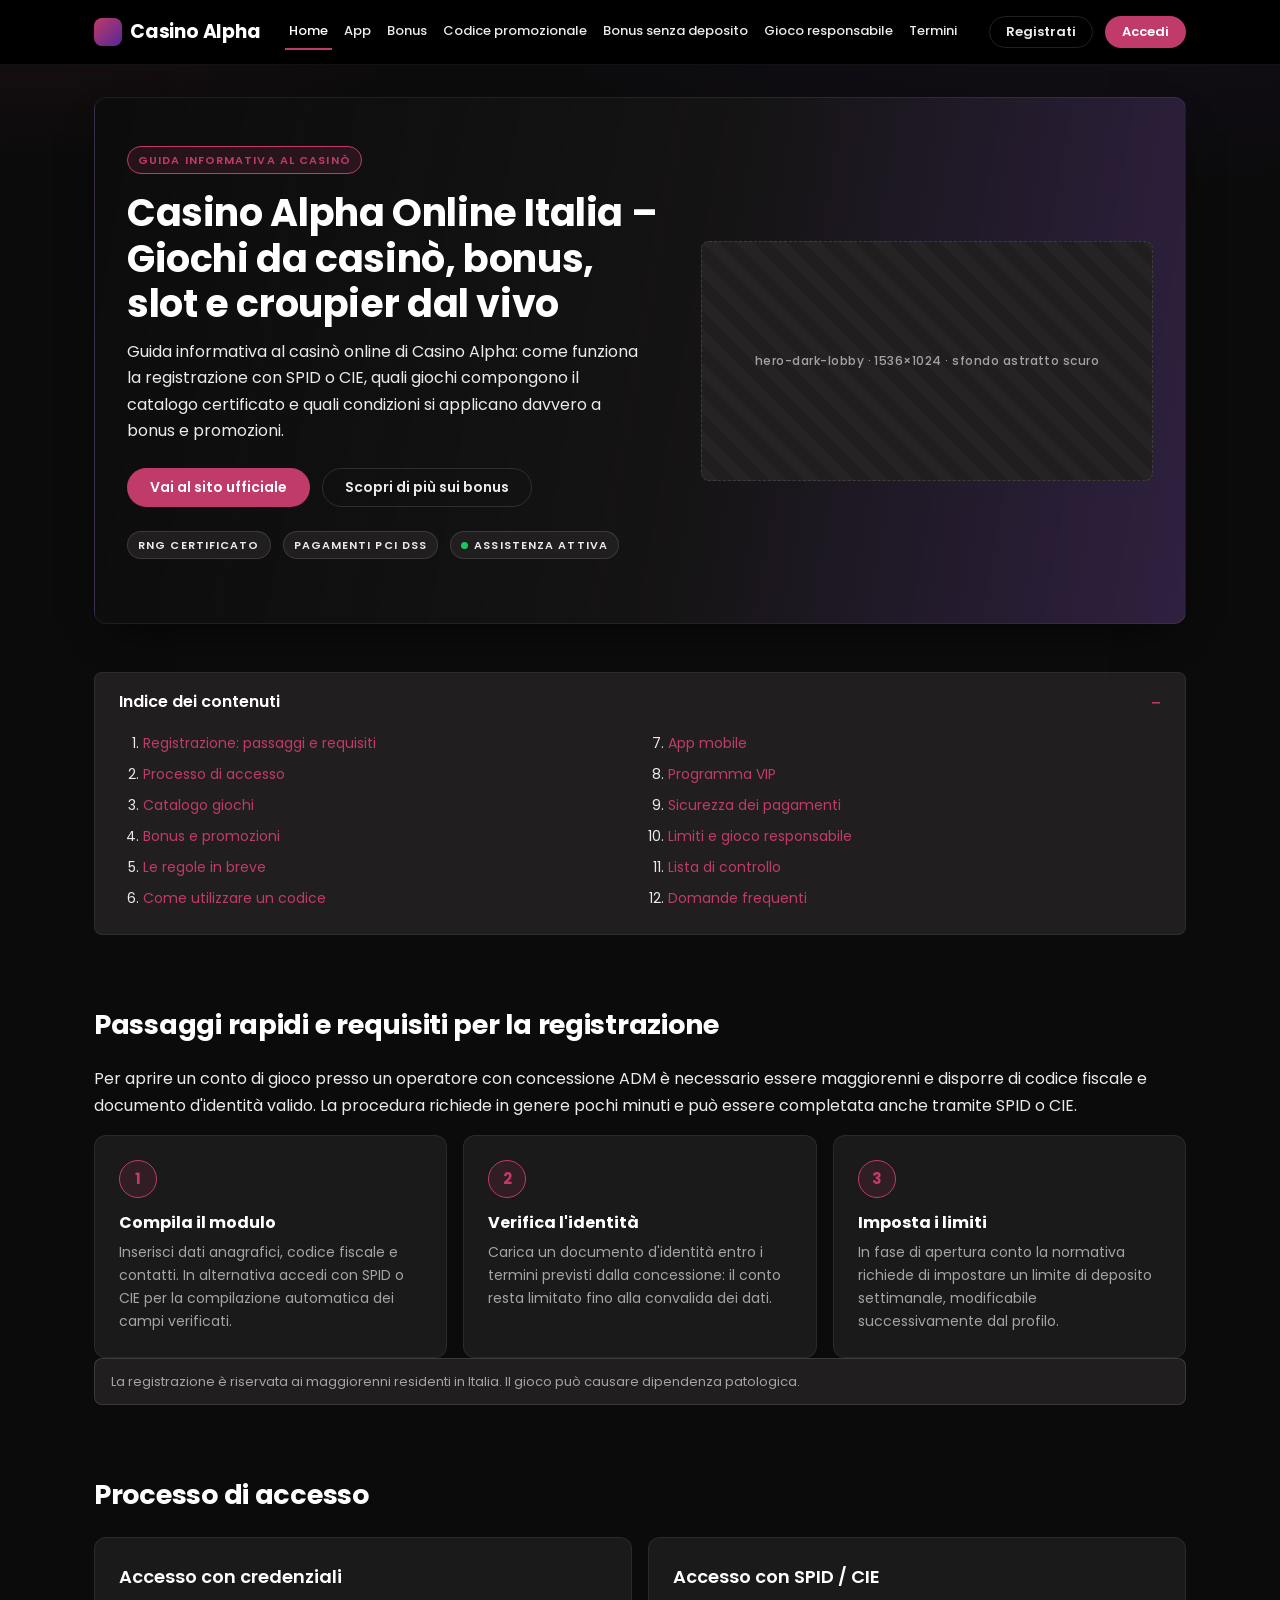
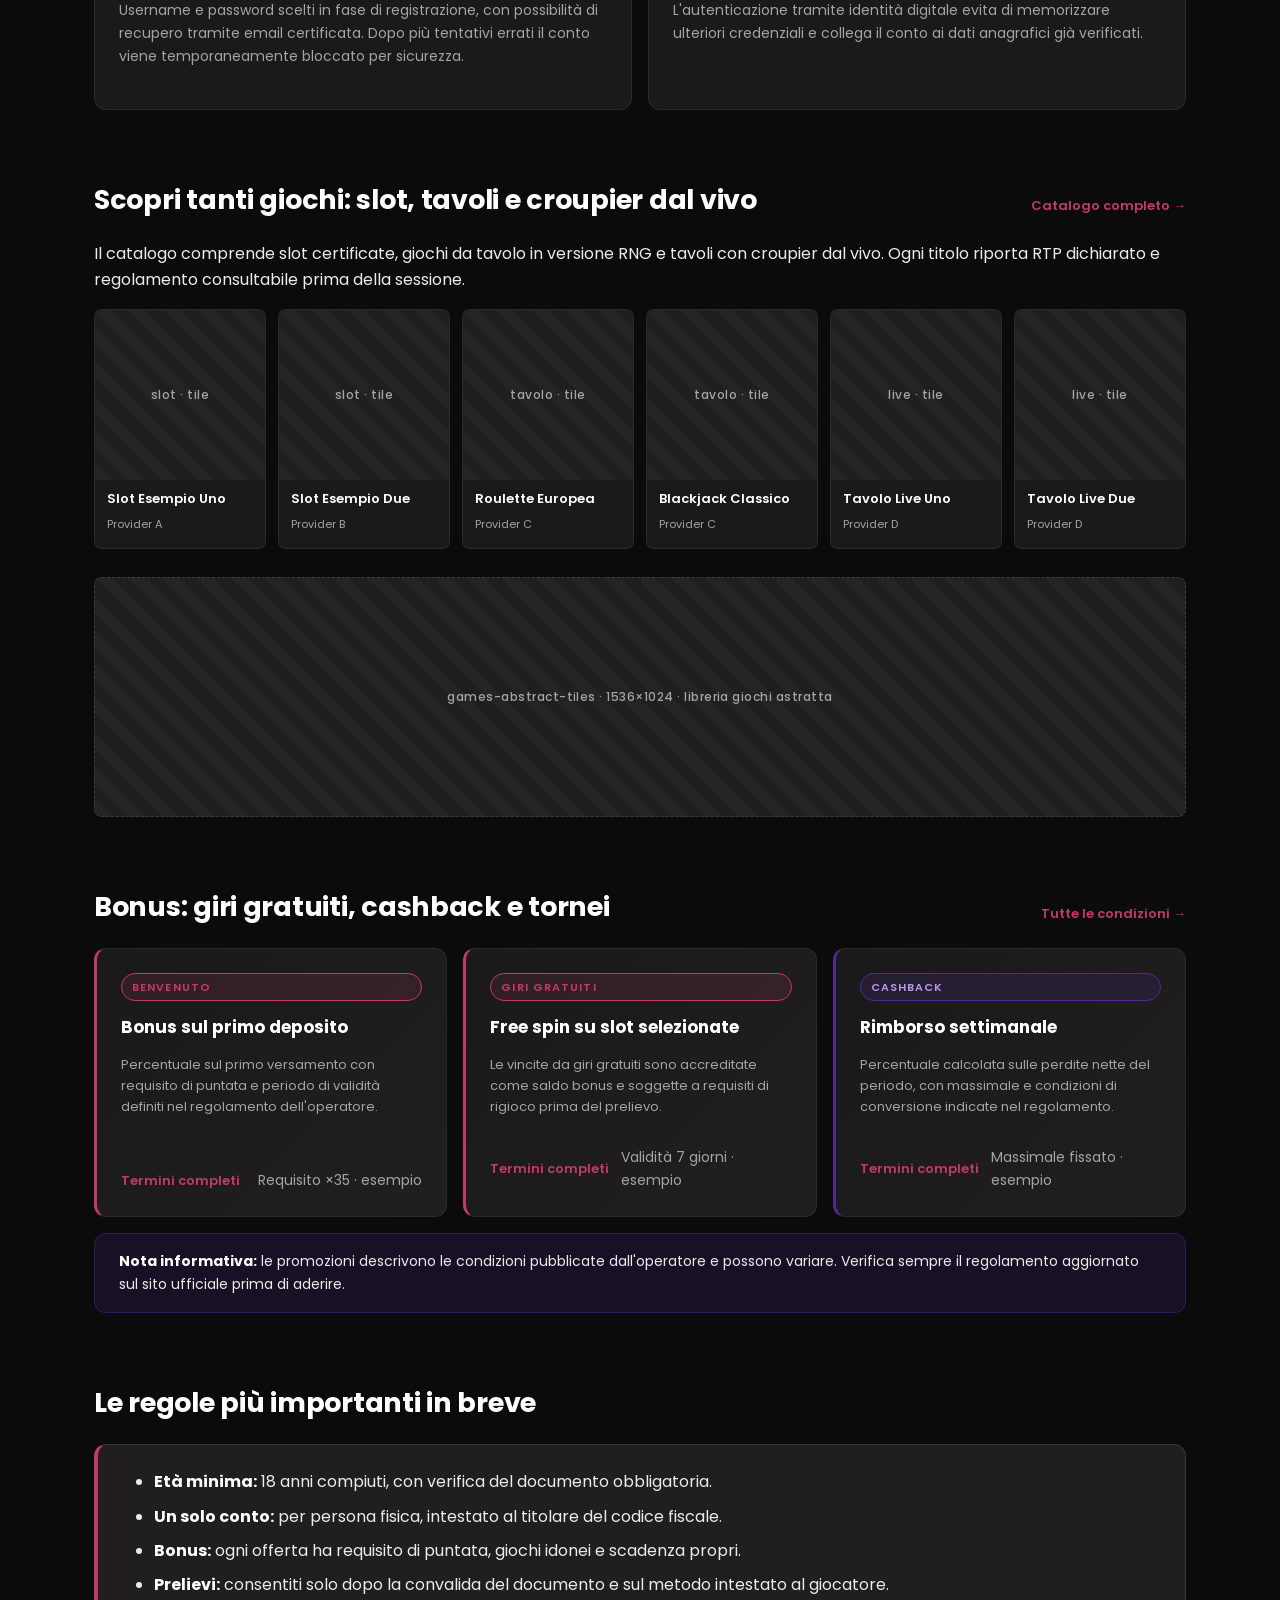
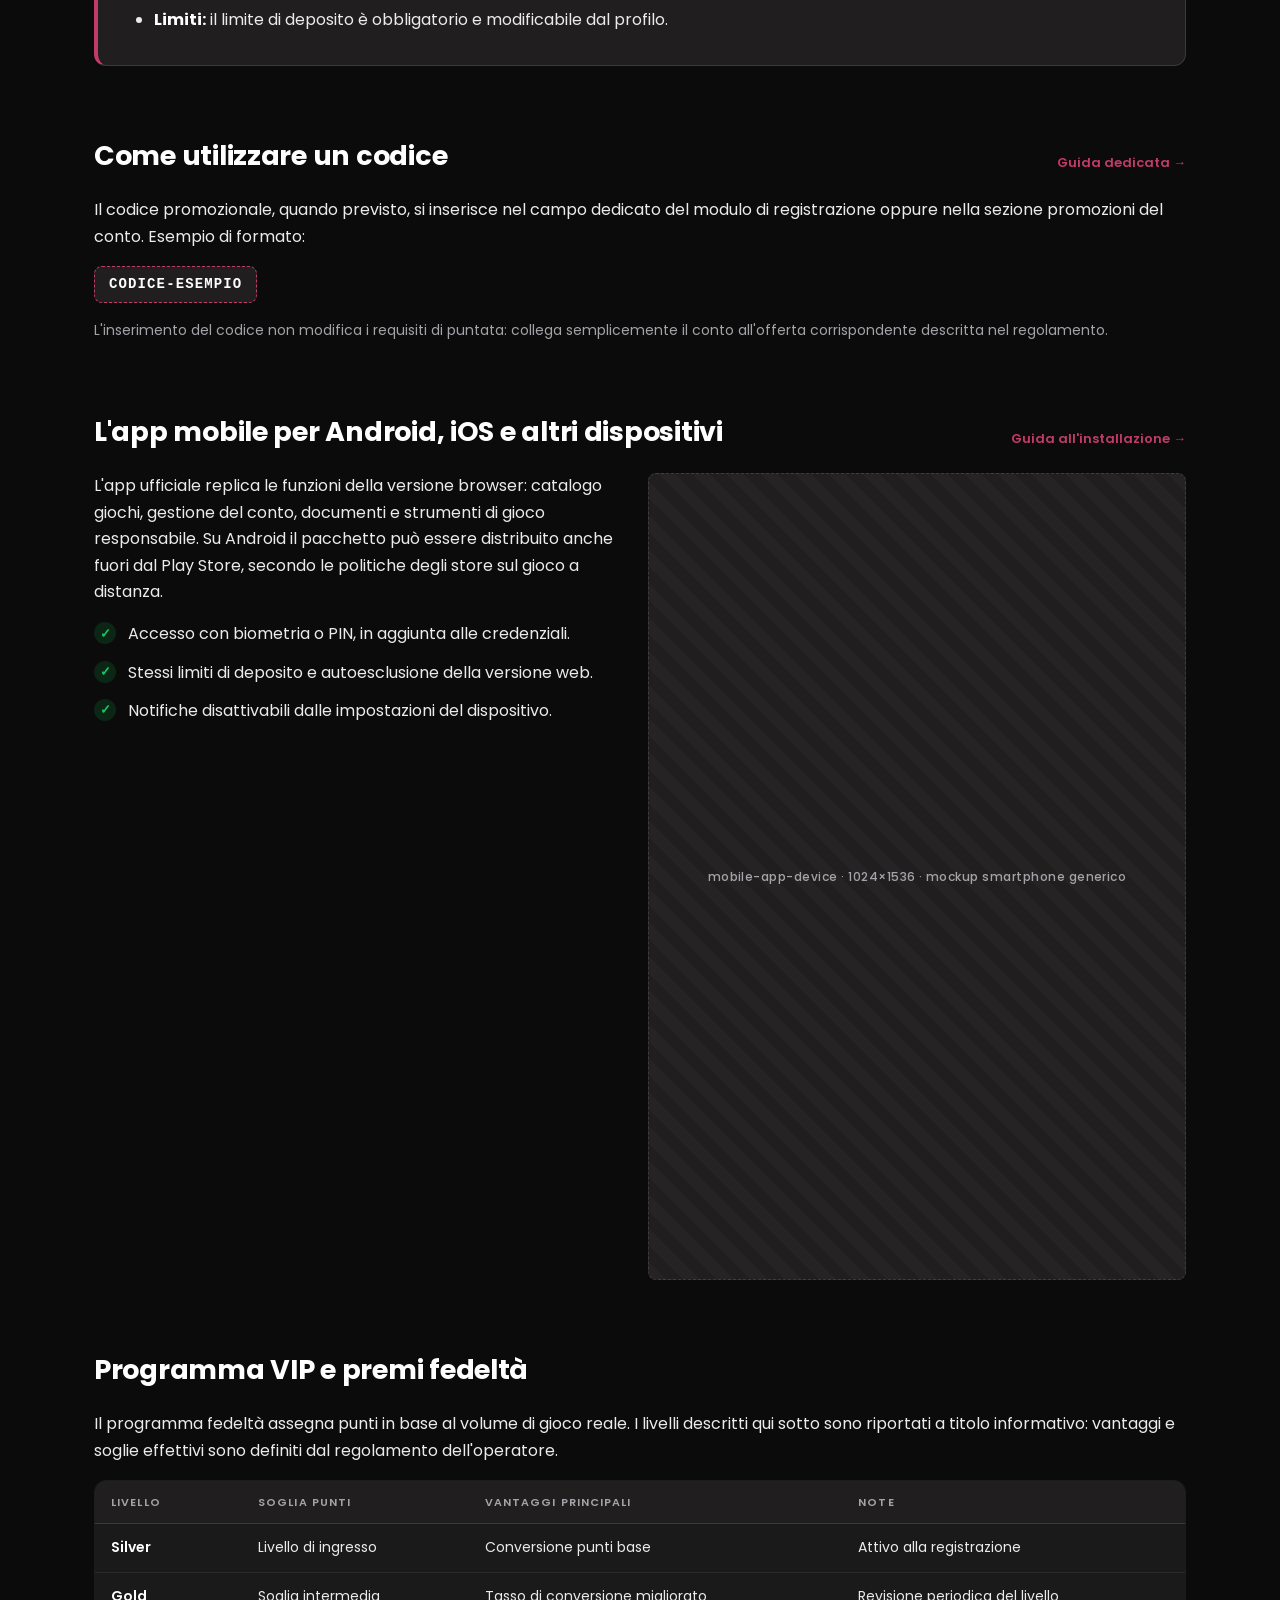
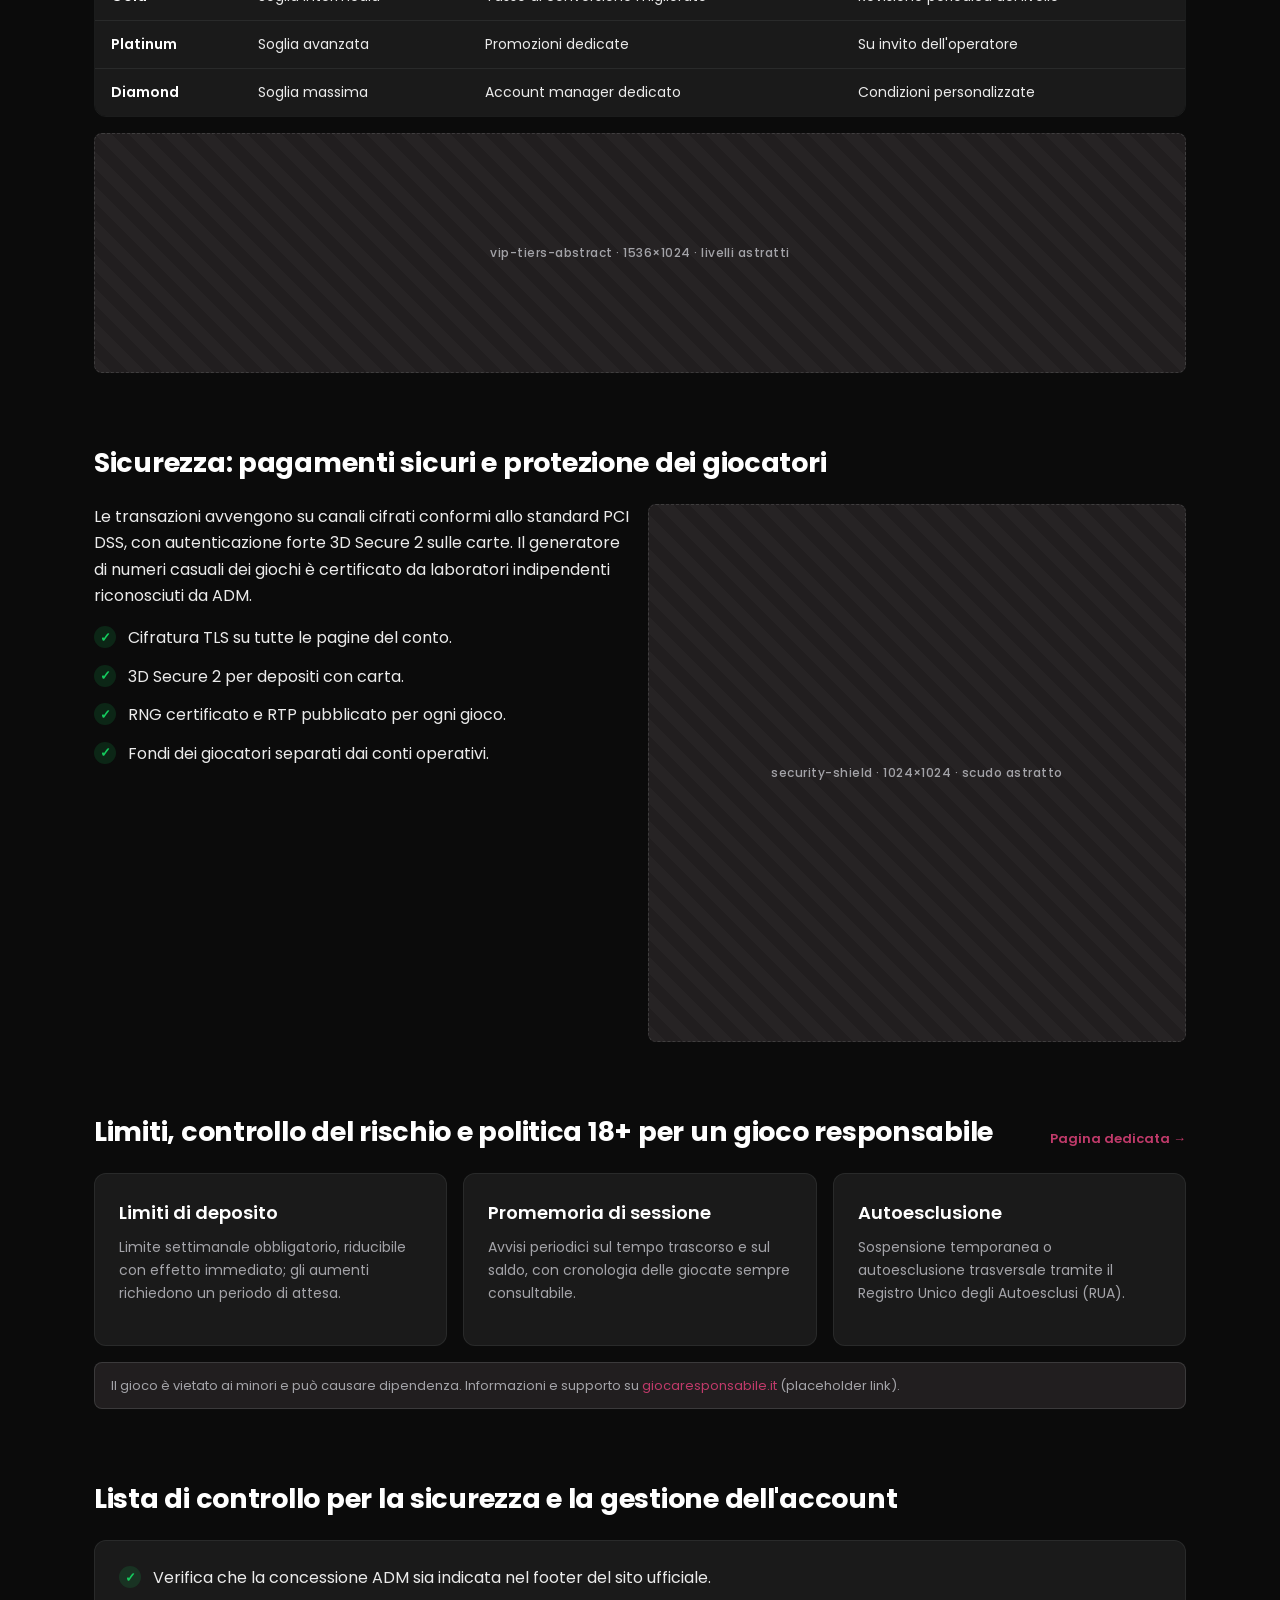
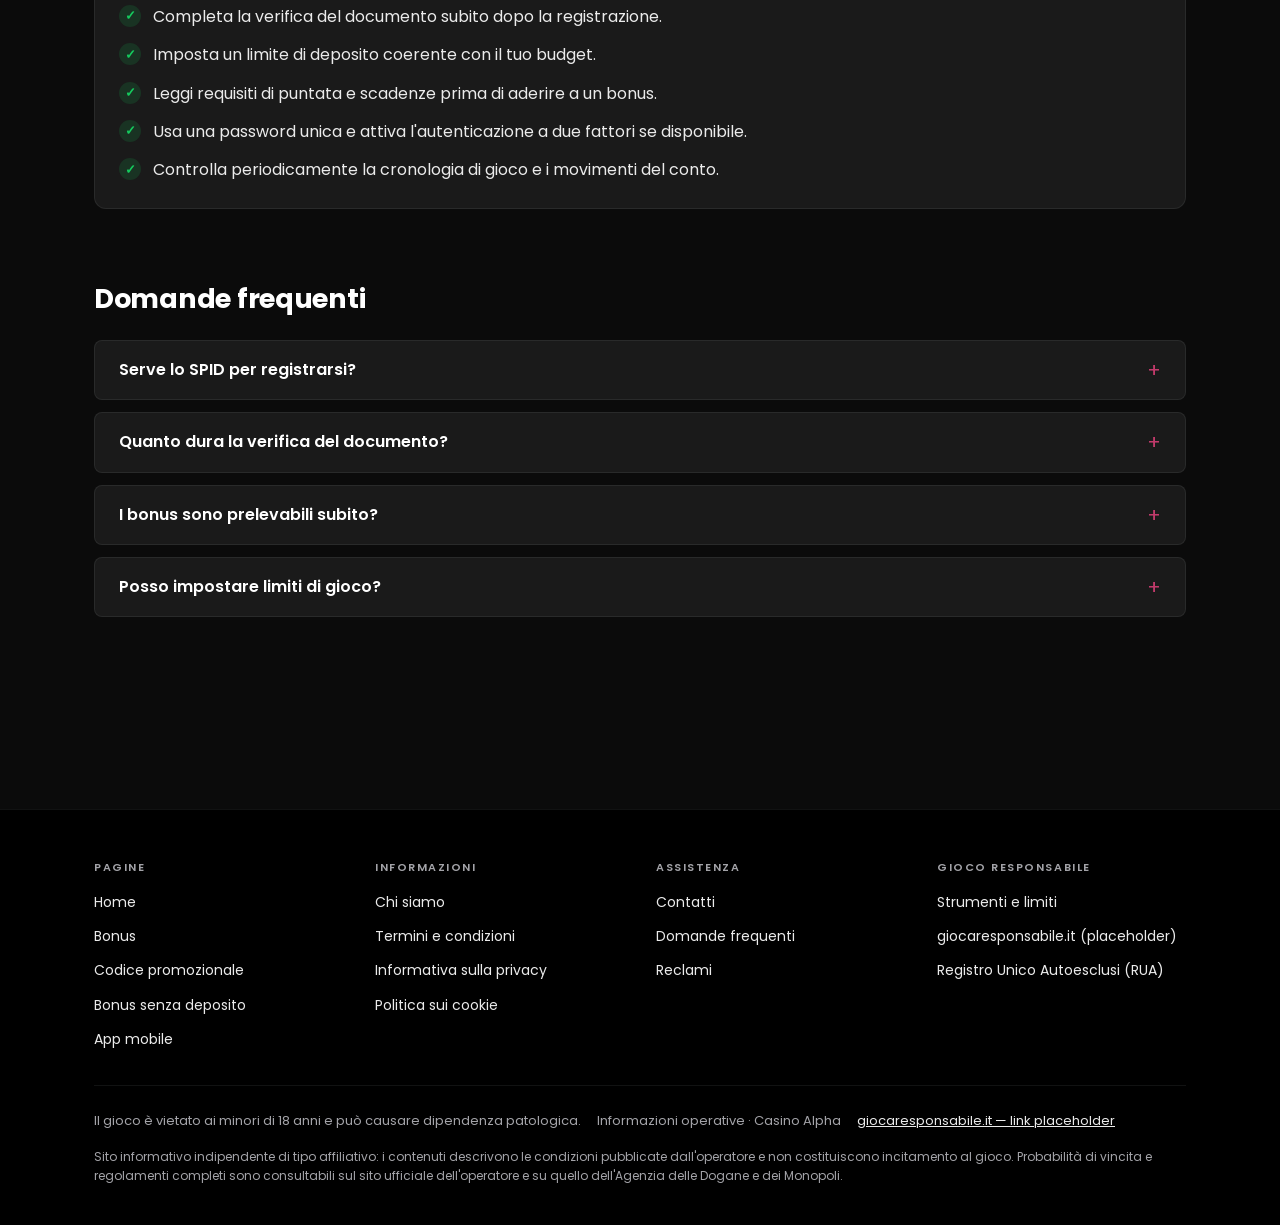
<file: index.html>
<!DOCTYPE html>
<html lang="it">

<head>
  <meta charset="utf-8">
  <meta name="viewport" content="width=device-width, initial-scale=1">
  <title>Casino Alpha · Lobby — Wireframe</title>
  <link rel="stylesheet" href="./style.css">
</head>

<body>
  <header class="site-header">
    <div class="container">
      <a class="logo" href="./index.html"><span class="logo-mark"></span><span>Casino Alpha</span></a>
      <nav class="main-nav">
        <a class="active" href="./index.html">Home</a>
        <a href="./app.html">App</a>
        <a href="./bonus.html">Bonus</a>
        <a href="./codice-promozionale.html">Codice promozionale</a>
        <a href="./bonus-senza-deposito.html">Bonus senza deposito</a>
        <a href="./gioco-responsabile.html">Gioco responsabile</a>
        <a href="./termini-e-condizioni.html">Termini</a>
      </nav>
      <div class="header-actions">
        <a class="btn btn-ghost btn-sm" href="#">Registrati</a>
        <a class="btn btn-primary btn-sm" href="#">Accedi</a>
      </div>
    </div>
  </header>

  <section class="page active" data-screen-label="Home / Lobby">
    <main class="container">

      <!-- HERO -->
      <div class="hero">
        <div class="hero-panel">
          <div class="hero-content">
            <span class="badge badge-accent">Guida informativa al casinò</span>
            <h1>Casino Alpha Online Italia – Giochi da casinò, bonus, slot e croupier dal vivo</h1>
            <p class="hero-sub">Guida informativa al casinò online di Casino Alpha: come funziona la registrazione con
              SPID o CIE, quali giochi compongono il catalogo certificato e quali condizioni si applicano davvero a
              bonus e promozioni.</p>
            <div class="hero-actions">
              <a class="btn btn-primary" href="#">Vai al sito ufficiale</a>
              <a class="btn btn-ghost" href="./bonus.html">Scopri di più sui bonus</a>
            </div>
            <div class="hero-meta">
              <span class="badge">RNG certificato</span>
              <span class="badge">Pagamenti PCI DSS</span>
              <span class="badge badge-online">Assistenza attiva</span>
            </div>
          </div>
          <div class="ph ph-wide">hero-dark-lobby · 1536×1024 · sfondo astratto scuro</div>
        </div>
      </div>

      <!-- Collapsible ToC -->
      <div class="toc">
        <details open>
          <summary>Indice dei contenuti</summary>
          <div class="details-body">
            <ol>
              <li><a href="#registrazione">Registrazione: passaggi e requisiti</a></li>
              <li><a href="#accesso">Processo di accesso</a></li>
              <li><a href="#giochi">Catalogo giochi</a></li>
              <li><a href="#bonus">Bonus e promozioni</a></li>
              <li><a href="#regole">Le regole in breve</a></li>
              <li><a href="#codice">Come utilizzare un codice</a></li>
              <li><a href="#app">App mobile</a></li>
              <li><a href="#vip">Programma VIP</a></li>
              <li><a href="#sicurezza">Sicurezza dei pagamenti</a></li>
              <li><a href="#limiti">Limiti e gioco responsabile</a></li>
              <li><a href="#checklist">Lista di controllo</a></li>
              <li><a href="#faq">Domande frequenti</a></li>
            </ol>
          </div>
        </details>
      </div>

      <!-- 1. Registration -->
      <section class="section" id="registrazione">
        <div class="section-head">
          <h2>Passaggi rapidi e requisiti per la registrazione</h2>
        </div>
        <p>Per aprire un conto di gioco presso un operatore con concessione ADM è necessario essere maggiorenni e
          disporre di codice fiscale e documento d'identità valido. La procedura richiede in genere pochi minuti e può
          essere completata anche tramite SPID o CIE.</p>
        <ol class="steps">
          <li><strong>Compila il modulo</strong>
            <p>Inserisci dati anagrafici, codice fiscale e contatti. In alternativa accedi con SPID o CIE per la
              compilazione automatica dei campi verificati.</p>
          </li>
          <li><strong>Verifica l'identità</strong>
            <p>Carica un documento d'identità entro i termini previsti dalla concessione: il conto resta limitato fino
              alla convalida dei dati.</p>
          </li>
          <li><strong>Imposta i limiti</strong>
            <p>In fase di apertura conto la normativa richiede di impostare un limite di deposito settimanale,
              modificabile successivamente dal profilo.</p>
          </li>
        </ol>
        <div class="notice-rg"><span>La registrazione è riservata ai maggiorenni
            residenti in Italia. Il gioco può causare dipendenza patologica.</span></div>
      </section>

      <!-- 2. Login -->
      <section class="section" id="accesso">
        <div class="section-head">
          <h2>Processo di accesso</h2>
        </div>
        <div class="card-grid cols-2">
          <div class="card">
            <h3>Accesso con credenziali</h3>
            <p class="muted">Username e password scelti in fase di registrazione, con possibilità di recupero tramite
              email certificata. Dopo più tentativi errati il conto viene temporaneamente bloccato per sicurezza.</p>
          </div>
          <div class="card">
            <h3>Accesso con SPID / CIE</h3>
            <p class="muted">L'autenticazione tramite identità digitale evita di memorizzare ulteriori credenziali e
              collega il conto ai dati anagrafici già verificati.</p>
          </div>
        </div>
      </section>

      <!-- 3. Games -->
      <section class="section" id="giochi">
        <div class="section-head">
          <h2>Scopri tanti giochi: slot, tavoli e croupier dal vivo</h2>
          <a class="section-link" href="./index.html">Catalogo completo →</a>
        </div>
        <p>Il catalogo comprende slot certificate, giochi da tavolo in versione RNG e tavoli con croupier dal vivo.
          Ogni titolo riporta RTP dichiarato e regolamento consultabile prima della sessione.</p>
        <div class="game-row">
          <div class="game-card">
            <div class="ph">slot · tile</div>
            <div class="game-meta"><span class="game-name">Slot Esempio Uno</span><span class="game-provider">Provider
                A</span></div>
          </div>
          <div class="game-card">
            <div class="ph">slot · tile</div>
            <div class="game-meta"><span class="game-name">Slot Esempio Due</span><span class="game-provider">Provider
                B</span></div>
          </div>
          <div class="game-card">
            <div class="ph">tavolo · tile</div>
            <div class="game-meta"><span class="game-name">Roulette Europea</span><span class="game-provider">Provider
                C</span></div>
          </div>
          <div class="game-card">
            <div class="ph">tavolo · tile</div>
            <div class="game-meta"><span class="game-name">Blackjack Classico</span><span
                class="game-provider">Provider C</span></div>
          </div>
          <div class="game-card">
            <div class="ph">live · tile</div>
            <div class="game-meta"><span class="game-name">Tavolo Live Uno</span><span class="game-provider">Provider
                D</span></div>
          </div>
          <div class="game-card">
            <div class="ph">live · tile</div>
            <div class="game-meta"><span class="game-name">Tavolo Live Due</span><span class="game-provider">Provider
                D</span></div>
          </div>
          <div class="game-card">
            <div class="ph">slot · tile</div>
            <div class="game-meta"><span class="game-name">Slot Esempio Tre</span><span class="game-provider">Provider
                A</span></div>
          </div>
        </div>
        <div class="ph ph-wide" style="margin-top:16px">games-abstract-tiles · 1536×1024 · libreria giochi astratta
        </div>
      </section>

      <!-- 4. Bonuses -->
      <section class="section" id="bonus">
        <div class="section-head">
          <h2>Bonus: giri gratuiti, cashback e tornei</h2>
          <a class="section-link" href="./bonus.html">Tutte le condizioni →</a>
        </div>
        <div class="card-grid cols-3">
          <div class="bonus-box">
            <span class="badge badge-accent">Benvenuto</span>
            <span class="bonus-title">Bonus sul primo deposito</span>
            <p class="bonus-terms">Percentuale sul primo versamento con requisito di puntata e periodo di validità
              definiti nel regolamento dell'operatore.</p>
            <div class="bonus-foot"><a class="section-link" href="./bonus.html">Termini completi</a><span
                class="muted">Requisito ×35 · esempio</span></div>
          </div>
          <div class="bonus-box">
            <span class="badge badge-accent">Giri gratuiti</span>
            <span class="bonus-title">Free spin su slot selezionate</span>
            <p class="bonus-terms">Le vincite da giri gratuiti sono accreditate come saldo bonus e soggette a
              requisiti di rigioco prima del prelievo.</p>
            <div class="bonus-foot"><a class="section-link" href="./bonus.html">Termini completi</a><span
                class="muted">Validità 7 giorni · esempio</span></div>
          </div>
          <div class="bonus-box bonus-purple">
            <span class="badge badge-purple">Cashback</span>
            <span class="bonus-title">Rimborso settimanale</span>
            <p class="bonus-terms">Percentuale calcolata sulle perdite nette del periodo, con massimale e condizioni
              di conversione indicate nel regolamento.</p>
            <div class="bonus-foot"><a class="section-link" href="./bonus.html">Termini completi</a><span
                class="muted">Massimale fissato · esempio</span></div>
          </div>
        </div>
        <div class="info-panel" style="margin-top:16px"><strong>Nota informativa:</strong> le promozioni descrivono le
          condizioni pubblicate dall'operatore e possono variare. Verifica sempre il regolamento aggiornato sul sito
          ufficiale prima di aderire.</div>
      </section>

      <!-- 5. Rules in brief -->
      <section class="section" id="regole">
        <div class="section-head">
          <h2>Le regole più importanti in breve</h2>
        </div>
        <div class="rules-box">
          <ul>
            <li><strong>Età minima:</strong> 18 anni compiuti, con verifica del documento obbligatoria.</li>
            <li><strong>Un solo conto:</strong> per persona fisica, intestato al titolare del codice fiscale.</li>
            <li><strong>Bonus:</strong> ogni offerta ha requisito di puntata, giochi idonei e scadenza propri.</li>
            <li><strong>Prelievi:</strong> consentiti solo dopo la convalida del documento e sul metodo intestato al
              giocatore.</li>
            <li><strong>Limiti:</strong> il limite di deposito è obbligatorio e modificabile dal profilo.</li>
          </ul>
        </div>
      </section>

      <!-- 6. Promo code -->
      <section class="section" id="codice">
        <div class="section-head">
          <h2>Come utilizzare un codice</h2>
          <a class="section-link" href="./codice-promozionale.html">Guida dedicata →</a>
        </div>
        <p>Il codice promozionale, quando previsto, si inserisce nel campo dedicato del modulo di registrazione oppure
          nella sezione promozioni del conto. Esempio di formato:</p>
        <p><span class="promo-code">CODICE-ESEMPIO</span></p>
        <p class="muted">L'inserimento del codice non modifica i requisiti di puntata: collega semplicemente il conto
          all'offerta corrispondente descritta nel regolamento.</p>
      </section>

      <!-- 7. Mobile app -->
      <section class="section" id="app">
        <div class="section-head">
          <h2>L'app mobile per Android, iOS e altri dispositivi</h2>
          <a class="section-link" href="./app.html">Guida all'installazione →</a>
        </div>
        <div class="card-grid cols-2">
          <div>
            <p>L'app ufficiale replica le funzioni della versione browser: catalogo giochi, gestione del conto,
              documenti e strumenti di gioco responsabile. Su Android il pacchetto può essere distribuito anche fuori
              dal Play Store, secondo le politiche degli store sul gioco a distanza.</p>
            <ul class="checklist">
              <li>Accesso con biometria o PIN, in aggiunta alle credenziali.</li>
              <li>Stessi limiti di deposito e autoesclusione della versione web.</li>
              <li>Notifiche disattivabili dalle impostazioni del dispositivo.</li>
            </ul>
          </div>
          <div class="ph ph-tall">mobile-app-device · 1024×1536 · mockup smartphone generico</div>
        </div>
      </section>

      <!-- 8. VIP -->
      <section class="section" id="vip">
        <div class="section-head">
          <h2>Programma VIP e premi fedeltà</h2>
        </div>
        <p>Il programma fedeltà assegna punti in base al volume di gioco reale. I livelli descritti qui sotto sono
          riportati a titolo informativo: vantaggi e soglie effettivi sono definiti dal regolamento dell'operatore.</p>
        <div class="table-wrap">
          <table>
            <thead>
              <tr>
                <th>Livello</th>
                <th>Soglia punti</th>
                <th>Vantaggi principali</th>
                <th>Note</th>
              </tr>
            </thead>
            <tbody>
              <tr>
                <td class="tier-name">Silver</td>
                <td>Livello di ingresso</td>
                <td>Conversione punti base</td>
                <td>Attivo alla registrazione</td>
              </tr>
              <tr>
                <td class="tier-name">Gold</td>
                <td>Soglia intermedia</td>
                <td>Tasso di conversione migliorato</td>
                <td>Revisione periodica del livello</td>
              </tr>
              <tr>
                <td class="tier-name">Platinum</td>
                <td>Soglia avanzata</td>
                <td>Promozioni dedicate</td>
                <td>Su invito dell'operatore</td>
              </tr>
              <tr>
                <td class="tier-name">Diamond</td>
                <td>Soglia massima</td>
                <td>Account manager dedicato</td>
                <td>Condizioni personalizzate</td>
              </tr>
            </tbody>
          </table>
        </div>
        <div class="ph ph-wide" style="margin-top:16px">vip-tiers-abstract · 1536×1024 · livelli astratti</div>
      </section>

      <!-- 9. Security -->
      <section class="section" id="sicurezza">
        <div class="section-head">
          <h2>Sicurezza: pagamenti sicuri e protezione dei giocatori</h2>
        </div>
        <div class="card-grid cols-2">
          <div>
            <p>Le transazioni avvengono su canali cifrati conformi allo standard PCI DSS, con autenticazione forte 3D
              Secure 2 sulle carte. Il generatore di numeri casuali dei giochi è certificato da laboratori
              indipendenti riconosciuti da ADM.</p>
            <ul class="checklist">
              <li>Cifratura TLS su tutte le pagine del conto.</li>
              <li>3D Secure 2 per depositi con carta.</li>
              <li>RNG certificato e RTP pubblicato per ogni gioco.</li>
              <li>Fondi dei giocatori separati dai conti operativi.</li>
            </ul>
          </div>
          <div class="ph ph-square">security-shield · 1024×1024 · scudo astratto</div>
        </div>
      </section>

      <!-- 10. Limits / RG -->
      <section class="section" id="limiti">
        <div class="section-head">
          <h2>Limiti, controllo del rischio e politica 18+ per un gioco responsabile</h2>
          <a class="section-link" href="./gioco-responsabile.html">Pagina dedicata →</a>
        </div>
        <div class="card-grid cols-3">
          <div class="card">
            <h3>Limiti di deposito</h3>
            <p class="muted">Limite settimanale obbligatorio, riducibile con effetto immediato; gli aumenti richiedono
              un periodo di attesa.</p>
          </div>
          <div class="card">
            <h3>Promemoria di sessione</h3>
            <p class="muted">Avvisi periodici sul tempo trascorso e sul saldo, con cronologia delle giocate sempre
              consultabile.</p>
          </div>
          <div class="card">
            <h3>Autoesclusione</h3>
            <p class="muted">Sospensione temporanea o autoesclusione trasversale tramite il Registro Unico degli
              Autoesclusi (RUA).</p>
          </div>
        </div>
        <div class="notice-rg" style="margin-top:16px"><span>Il gioco è vietato
            ai minori e può causare dipendenza. Informazioni e supporto su
            <a href="#">giocaresponsabile.it</a> (placeholder link).</span></div>
      </section>

      <!-- 11. Checklist -->
      <section class="section" id="checklist">
        <div class="section-head">
          <h2>Lista di controllo per la sicurezza e la gestione dell'account</h2>
        </div>
        <div class="card">
          <ul class="checklist">
            <li>Verifica che la concessione ADM sia indicata nel footer del sito ufficiale.</li>
            <li>Completa la verifica del documento subito dopo la registrazione.</li>
            <li>Imposta un limite di deposito coerente con il tuo budget.</li>
            <li>Leggi requisiti di puntata e scadenze prima di aderire a un bonus.</li>
            <li>Usa una password unica e attiva l'autenticazione a due fattori se disponibile.</li>
            <li>Controlla periodicamente la cronologia di gioco e i movimenti del conto.</li>
          </ul>
        </div>
      </section>

      <!-- 12. FAQ -->
      <section class="section" id="faq">
        <div class="section-head">
          <h2>Domande frequenti</h2>
        </div>
        <details>
          <summary>Serve lo SPID per registrarsi?</summary>
          <div class="details-body">No, è una delle opzioni: in alternativa si compila il modulo con i dati anagrafici
            e si carica un documento d'identità per la verifica.</div>
        </details>
        <details>
          <summary>Quanto dura la verifica del documento?</summary>
          <div class="details-body">Tempi indicativi di uno o due giorni lavorativi; fino alla convalida il conto opera
            con limitazioni previste dalla normativa.</div>
        </details>
        <details>
          <summary>I bonus sono prelevabili subito?</summary>
          <div class="details-body">No: il saldo bonus va convertito completando il requisito di puntata indicato nel
            regolamento di ciascuna offerta.</div>
        </details>
        <details>
          <summary>Posso impostare limiti di gioco?</summary>
          <div class="details-body">Sì, limiti di deposito, sessione e perdita sono disponibili dal profilo; la pagina
            dedicata al gioco responsabile descrive ogni strumento.</div>
        </details>
      </section>

    </main>
  </section>

  <footer class="site-footer">
    <div class="container">
      <div class="footer-cols">
        <div>
          <h4>Pagine</h4>
          <ul>
            <li><a href="./index.html">Home</a></li>
            <li><a href="./bonus.html">Bonus</a></li>
            <li><a href="./codice-promozionale.html">Codice promozionale</a></li>
            <li><a href="./bonus-senza-deposito.html">Bonus senza deposito</a></li>
            <li><a href="./app.html">App mobile</a></li>
          </ul>
        </div>
        <div>
          <h4>Informazioni</h4>
          <ul>
            <li><a href="#">Chi siamo</a></li>
            <li><a href="./termini-e-condizioni.html">Termini e condizioni</a></li>
            <li><a href="./informativa-sulla-privacy.html">Informativa sulla privacy</a></li>
            <li><a href="./politica-sui-cookie.html">Politica sui cookie</a></li>
          </ul>
        </div>
        <div>
          <h4>Assistenza</h4>
          <ul>
            <li><a href="#">Contatti</a></li>
            <li><a href="#">Domande frequenti</a></li>
            <li><a href="#">Reclami</a></li>
          </ul>
        </div>
        <div>
          <h4>Gioco responsabile</h4>
          <ul>
            <li><a href="./gioco-responsabile.html">Strumenti e limiti</a></li>
            <li><a href="#">giocaresponsabile.it (placeholder)</a></li>
            <li><a href="#">Registro Unico Autoesclusi (RUA)</a></li>
          </ul>
        </div>
      </div>
      <div class="compliance-strip">
        <span>Il gioco è vietato ai minori di 18 anni e può causare dipendenza patologica.</span>
        <span>Informazioni operative · Casino Alpha</span>
        <a href="#">giocaresponsabile.it — link placeholder</a>
      </div>
      <p class="footer-disclaimer">Sito informativo indipendente di tipo affiliativo: i contenuti descrivono le
        condizioni pubblicate dall'operatore e non costituiscono incitamento al gioco. Probabilità di
        vincita e regolamenti completi sono consultabili sul sito ufficiale dell'operatore e su quello dell'Agenzia
        delle Dogane e dei Monopoli.</p>
    </div>
  </footer>
</body>

</html>
</file>
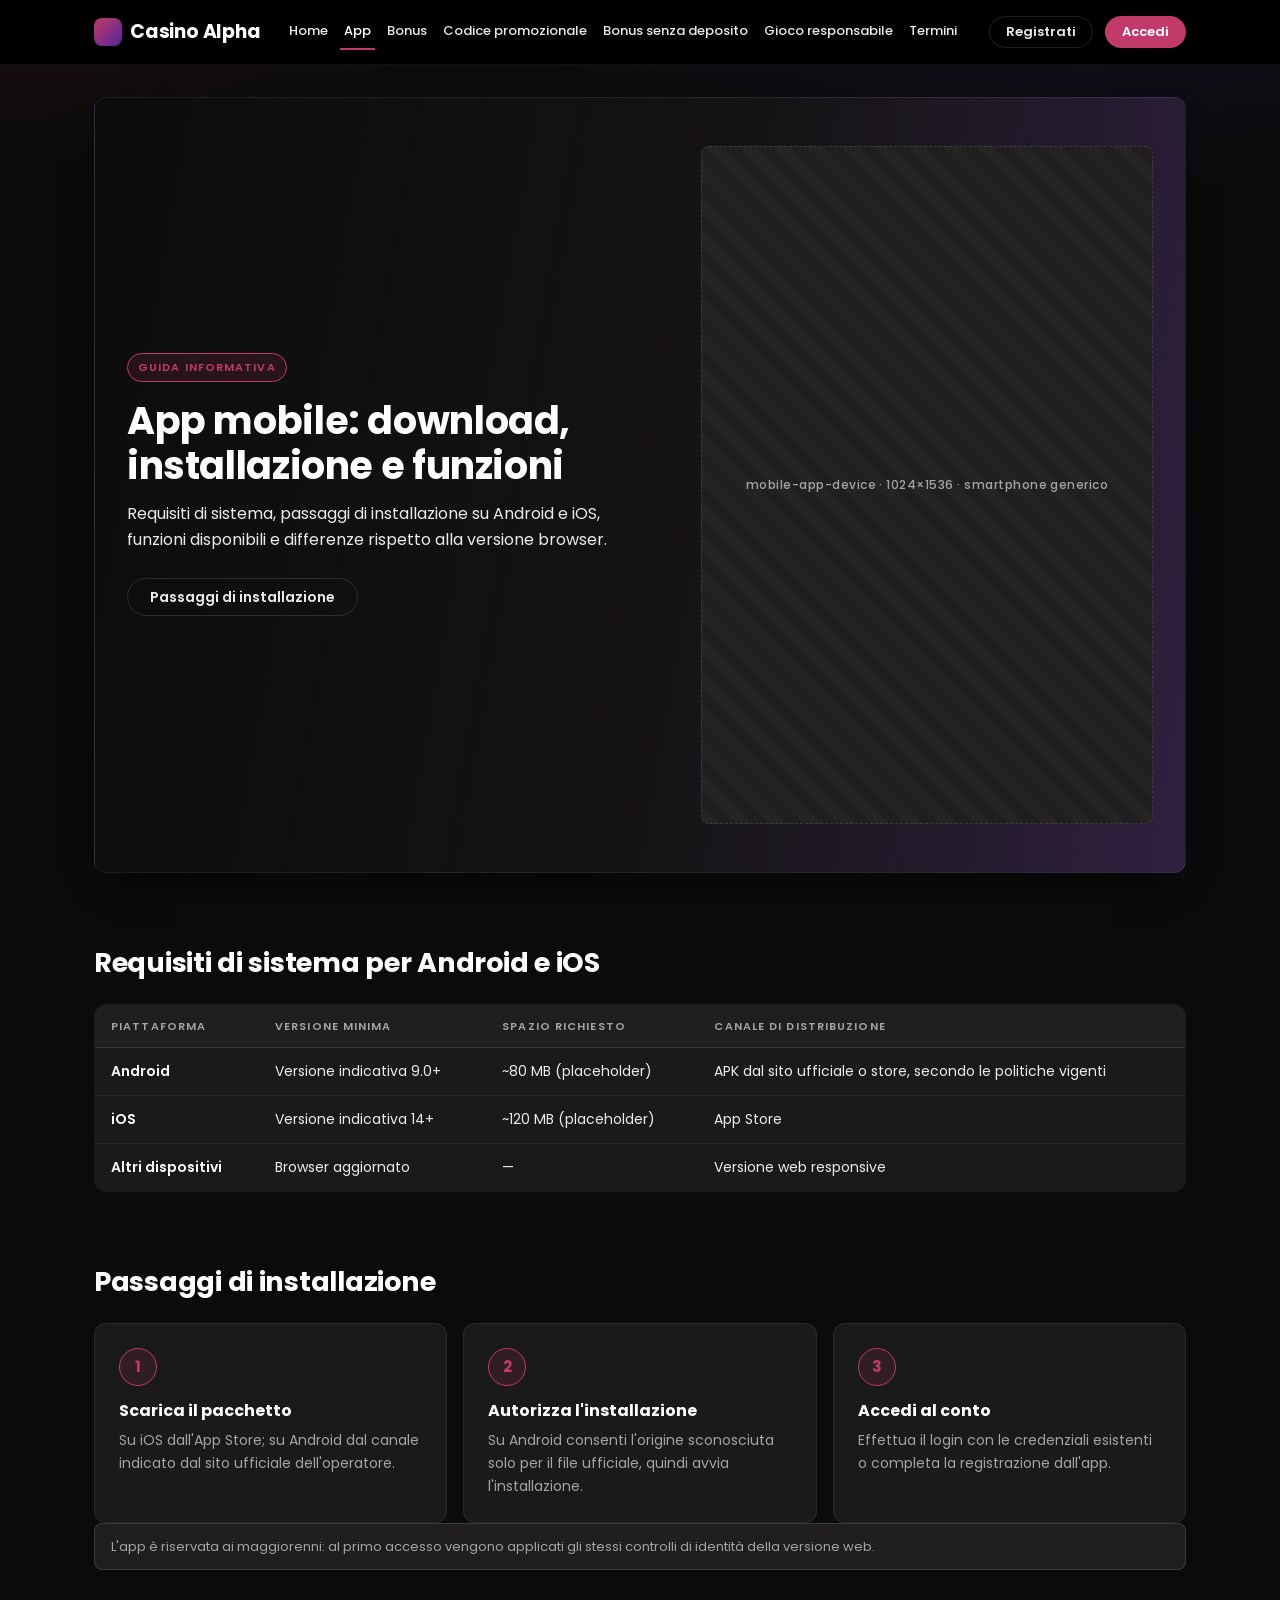
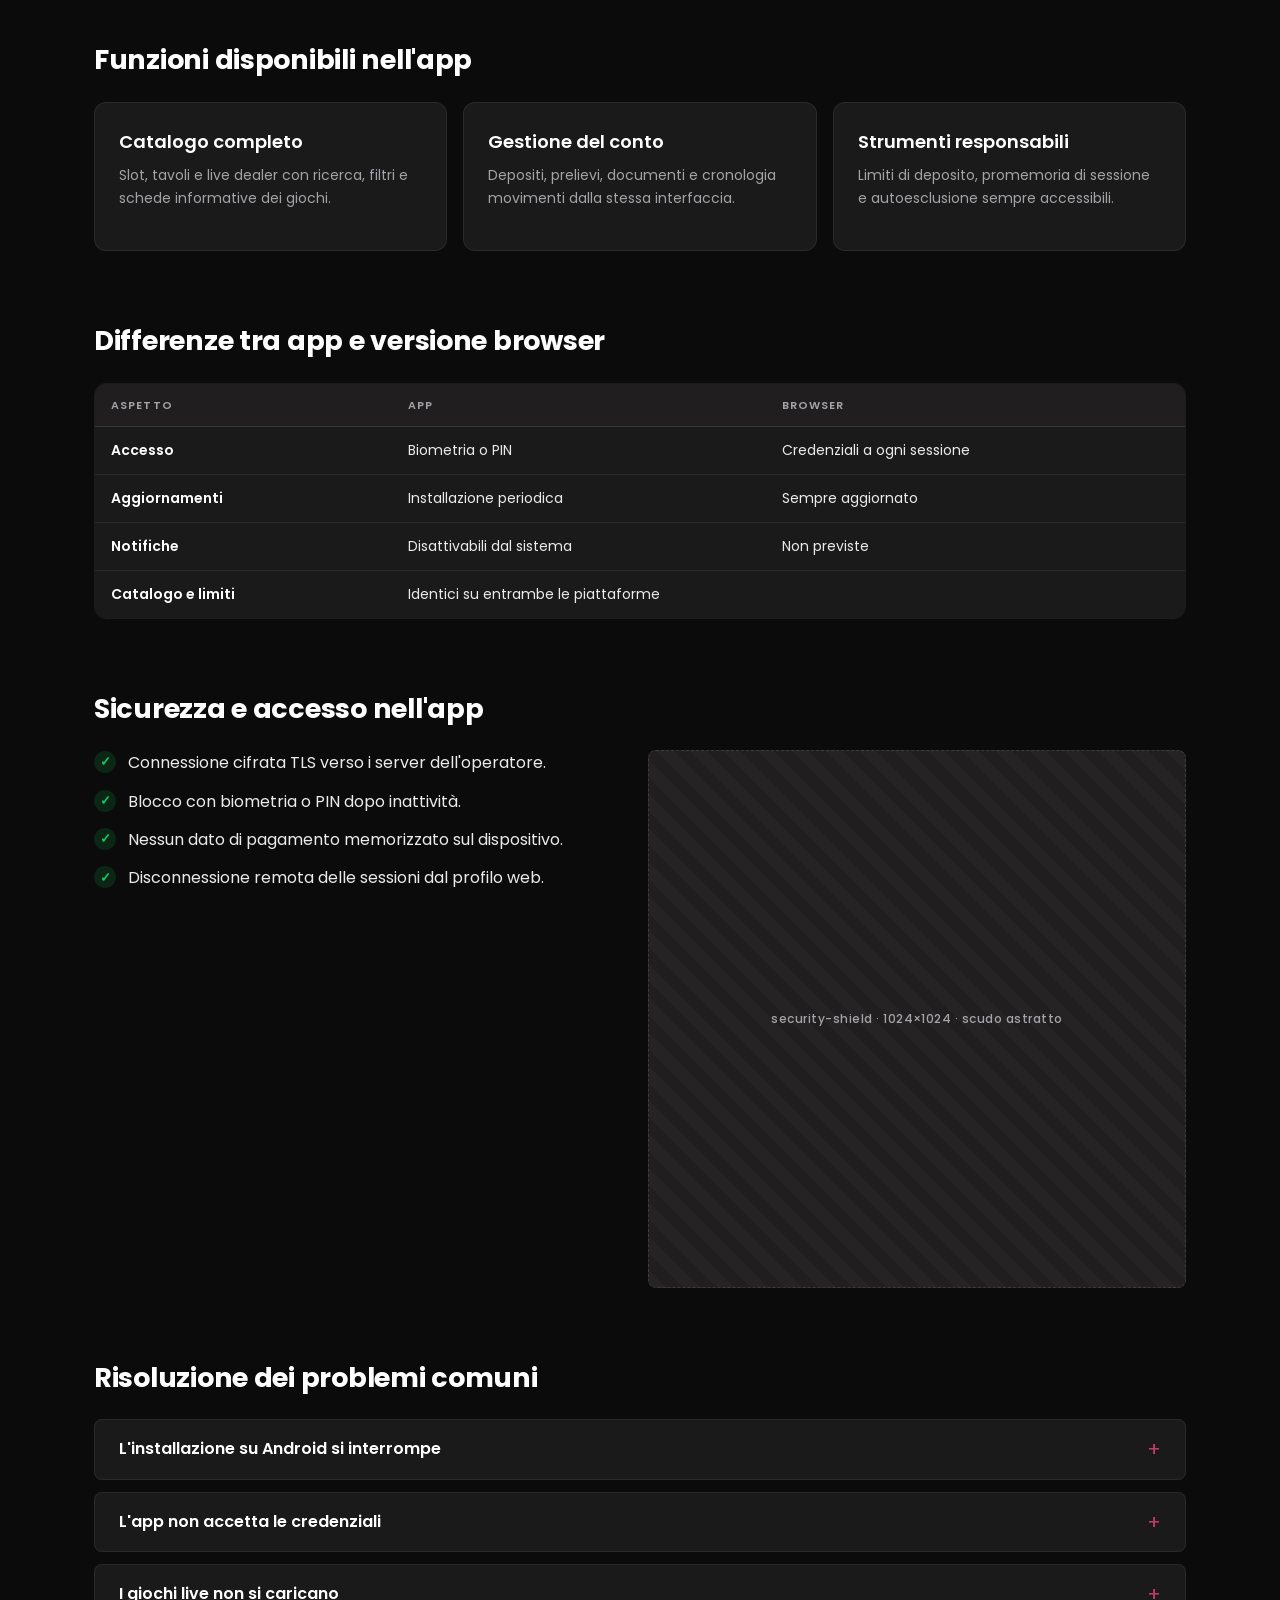
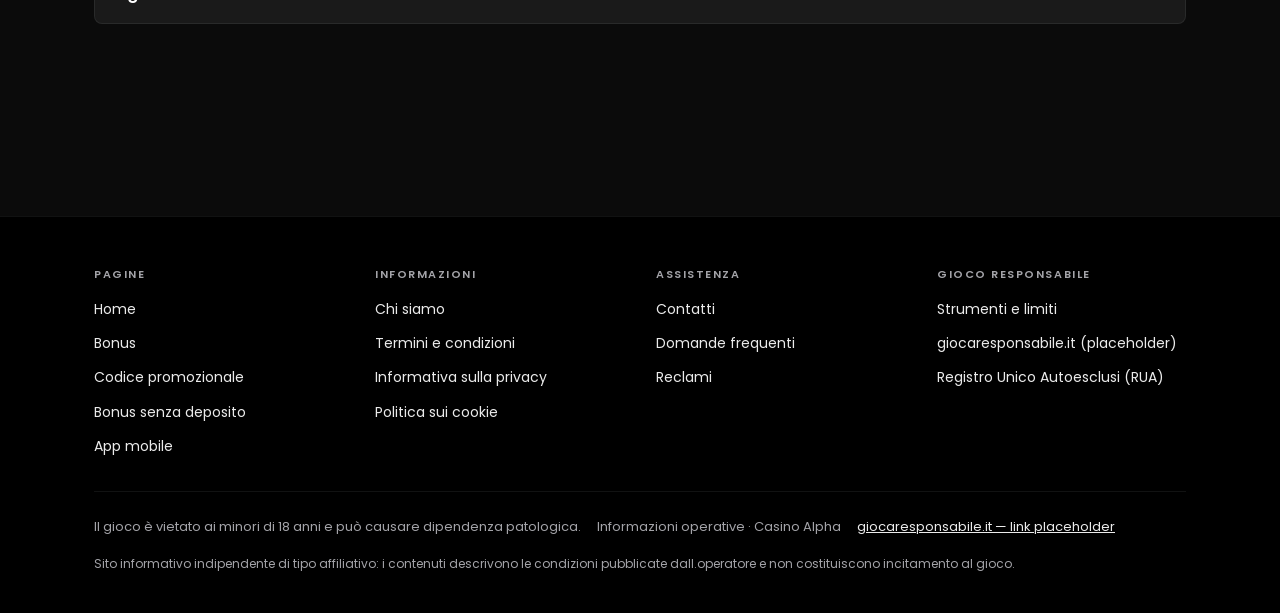
<file: app.html>
<!DOCTYPE html>
<html lang="it">

<head>
  <meta charset="utf-8">
  <meta name="viewport" content="width=device-width, initial-scale=1">
  <title>Casino Alpha · App mobile — Wireframe</title>
  <link rel="stylesheet" href="./style.css">
</head>

<body>
  <header class="site-header">
    <div class="container">
      <a class="logo" href="./index.html"><span class="logo-mark"></span><span>Casino Alpha</span></a>
      <nav class="main-nav">
        <a href="./index.html">Home</a>
        <a class="active" href="./app.html">App</a>
        <a href="./bonus.html">Bonus</a>
        <a href="./codice-promozionale.html">Codice promozionale</a>
        <a href="./bonus-senza-deposito.html">Bonus senza deposito</a>
        <a href="./gioco-responsabile.html">Gioco responsabile</a>
        <a href="./termini-e-condizioni.html">Termini</a>
      </nav>
      <div class="header-actions">
        <a class="btn btn-ghost btn-sm" href="#">Registrati</a>
        <a class="btn btn-primary btn-sm" href="#">Accedi</a>
      </div>
    </div>
  </header>

  <section class="page active" data-screen-label="App mobile">
    <main class="container">

      <div class="hero">
        <div class="hero-panel">
          <div class="hero-content">
            <span class="badge badge-accent">Guida informativa</span>
            <h1>App mobile: download, installazione e funzioni</h1>
            <p class="hero-sub">Requisiti di sistema, passaggi di installazione su Android e iOS, funzioni disponibili
              e differenze rispetto alla versione browser.</p>
            <div class="hero-actions">
              <a class="btn btn-ghost" href="#installazione">Passaggi di installazione</a>
            </div>
          </div>
          <div class="ph ph-tall">mobile-app-device · 1024×1536 · smartphone generico</div>
        </div>
      </div>

      <section class="section" id="requisiti">
        <div class="section-head">
          <h2>Requisiti di sistema per Android e iOS</h2>
        </div>
        <div class="table-wrap">
          <table>
            <thead>
              <tr>
                <th>Piattaforma</th>
                <th>Versione minima</th>
                <th>Spazio richiesto</th>
                <th>Canale di distribuzione</th>
              </tr>
            </thead>
            <tbody>
              <tr>
                <td class="tier-name">Android</td>
                <td>Versione indicativa 9.0+</td>
                <td>~80 MB (placeholder)</td>
                <td>APK dal sito ufficiale o store, secondo le politiche vigenti</td>
              </tr>
              <tr>
                <td class="tier-name">iOS</td>
                <td>Versione indicativa 14+</td>
                <td>~120 MB (placeholder)</td>
                <td>App Store</td>
              </tr>
              <tr>
                <td class="tier-name">Altri dispositivi</td>
                <td>Browser aggiornato</td>
                <td>—</td>
                <td>Versione web responsive</td>
              </tr>
            </tbody>
          </table>
        </div>
      </section>

      <section class="section" id="installazione">
        <div class="section-head">
          <h2>Passaggi di installazione</h2>
        </div>
        <ol class="steps">
          <li><strong>Scarica il pacchetto</strong>
            <p>Su iOS dall'App Store; su Android dal canale indicato dal sito ufficiale dell'operatore.</p>
          </li>
          <li><strong>Autorizza l'installazione</strong>
            <p>Su Android consenti l'origine sconosciuta solo per il file ufficiale, quindi avvia l'installazione.</p>
          </li>
          <li><strong>Accedi al conto</strong>
            <p>Effettua il login con le credenziali esistenti o completa la registrazione dall'app.</p>
          </li>
        </ol>
        <div class="notice-rg"><span>L'app è riservata ai maggiorenni: al primo
            accesso vengono applicati gli stessi controlli di identità della versione web.</span></div>
      </section>

      <section class="section" id="funzioni">
        <div class="section-head">
          <h2>Funzioni disponibili nell'app</h2>
        </div>
        <div class="card-grid cols-3">
          <div class="card">
            <h3>Catalogo completo</h3>
            <p class="muted">Slot, tavoli e live dealer con ricerca, filtri e schede informative dei giochi.</p>
          </div>
          <div class="card">
            <h3>Gestione del conto</h3>
            <p class="muted">Depositi, prelievi, documenti e cronologia movimenti dalla stessa interfaccia.</p>
          </div>
          <div class="card">
            <h3>Strumenti responsabili</h3>
            <p class="muted">Limiti di deposito, promemoria di sessione e autoesclusione sempre accessibili.</p>
          </div>
        </div>
      </section>

      <section class="section" id="differenze">
        <div class="section-head">
          <h2>Differenze tra app e versione browser</h2>
        </div>
        <div class="table-wrap">
          <table>
            <thead>
              <tr>
                <th>Aspetto</th>
                <th>App</th>
                <th>Browser</th>
              </tr>
            </thead>
            <tbody>
              <tr>
                <td class="tier-name">Accesso</td>
                <td>Biometria o PIN</td>
                <td>Credenziali a ogni sessione</td>
              </tr>
              <tr>
                <td class="tier-name">Aggiornamenti</td>
                <td>Installazione periodica</td>
                <td>Sempre aggiornato</td>
              </tr>
              <tr>
                <td class="tier-name">Notifiche</td>
                <td>Disattivabili dal sistema</td>
                <td>Non previste</td>
              </tr>
              <tr>
                <td class="tier-name">Catalogo e limiti</td>
                <td colspan="2">Identici su entrambe le piattaforme</td>
              </tr>
            </tbody>
          </table>
        </div>
      </section>

      <section class="section" id="sicurezza-app">
        <div class="section-head">
          <h2>Sicurezza e accesso nell'app</h2>
        </div>
        <div class="card-grid cols-2">
          <div>
            <ul class="checklist">
              <li>Connessione cifrata TLS verso i server dell'operatore.</li>
              <li>Blocco con biometria o PIN dopo inattività.</li>
              <li>Nessun dato di pagamento memorizzato sul dispositivo.</li>
              <li>Disconnessione remota delle sessioni dal profilo web.</li>
            </ul>
          </div>
          <div class="ph ph-square">security-shield · 1024×1024 · scudo astratto</div>
        </div>
      </section>

      <section class="section" id="problemi">
        <div class="section-head">
          <h2>Risoluzione dei problemi comuni</h2>
        </div>
        <details>
          <summary>L'installazione su Android si interrompe</summary>
          <div class="details-body">Verifica di aver autorizzato l'origine del file ufficiale e di avere spazio
            sufficiente; riprova dopo aver riavviato il dispositivo.</div>
        </details>
        <details>
          <summary>L'app non accetta le credenziali</summary>
          <div class="details-body">Controlla eventuali blocchi temporanei dopo tentativi errati e usa il recupero
            password; l'assistenza può verificare lo stato del conto.</div>
        </details>
        <details>
          <summary>I giochi live non si caricano</summary>
          <div class="details-body">I tavoli con croupier dal vivo richiedono una connessione stabile: passa al Wi-Fi o
            verifica la copertura della rete mobile.</div>
        </details>
      </section>

    </main>
  </section>

  <footer class="site-footer">
    <div class="container">
      <div class="footer-cols">
        <div>
          <h4>Pagine</h4>
          <ul>
            <li><a href="./index.html">Home</a></li>
            <li><a href="./bonus.html">Bonus</a></li>
            <li><a href="./codice-promozionale.html">Codice promozionale</a></li>
            <li><a href="./bonus-senza-deposito.html">Bonus senza deposito</a></li>
            <li><a href="./app.html">App mobile</a></li>
          </ul>
        </div>
        <div>
          <h4>Informazioni</h4>
          <ul>
            <li><a href="#">Chi siamo</a></li>
            <li><a href="./termini-e-condizioni.html">Termini e condizioni</a></li>
            <li><a href="./informativa-sulla-privacy.html">Informativa sulla privacy</a></li>
            <li><a href="./politica-sui-cookie.html">Politica sui cookie</a></li>
          </ul>
        </div>
        <div>
          <h4>Assistenza</h4>
          <ul>
            <li><a href="#">Contatti</a></li>
            <li><a href="#">Domande frequenti</a></li>
            <li><a href="#">Reclami</a></li>
          </ul>
        </div>
        <div>
          <h4>Gioco responsabile</h4>
          <ul>
            <li><a href="./gioco-responsabile.html">Strumenti e limiti</a></li>
            <li><a href="#">giocaresponsabile.it (placeholder)</a></li>
            <li><a href="#">Registro Unico Autoesclusi (RUA)</a></li>
          </ul>
        </div>
      </div>
      <div class="compliance-strip">
        <span>Il gioco è vietato ai minori di 18 anni e può causare dipendenza patologica.</span>
        <span>Informazioni operative · Casino Alpha</span>
        <a href="#">giocaresponsabile.it — link placeholder</a>
      </div>
      <p class="footer-disclaimer">Sito informativo indipendente di tipo affiliativo: i contenuti descrivono le
        condizioni pubblicate dall.operatore e non costituiscono incitamento al gioco.</p>
    </div>
  </footer>
</body>

</html>
</file>
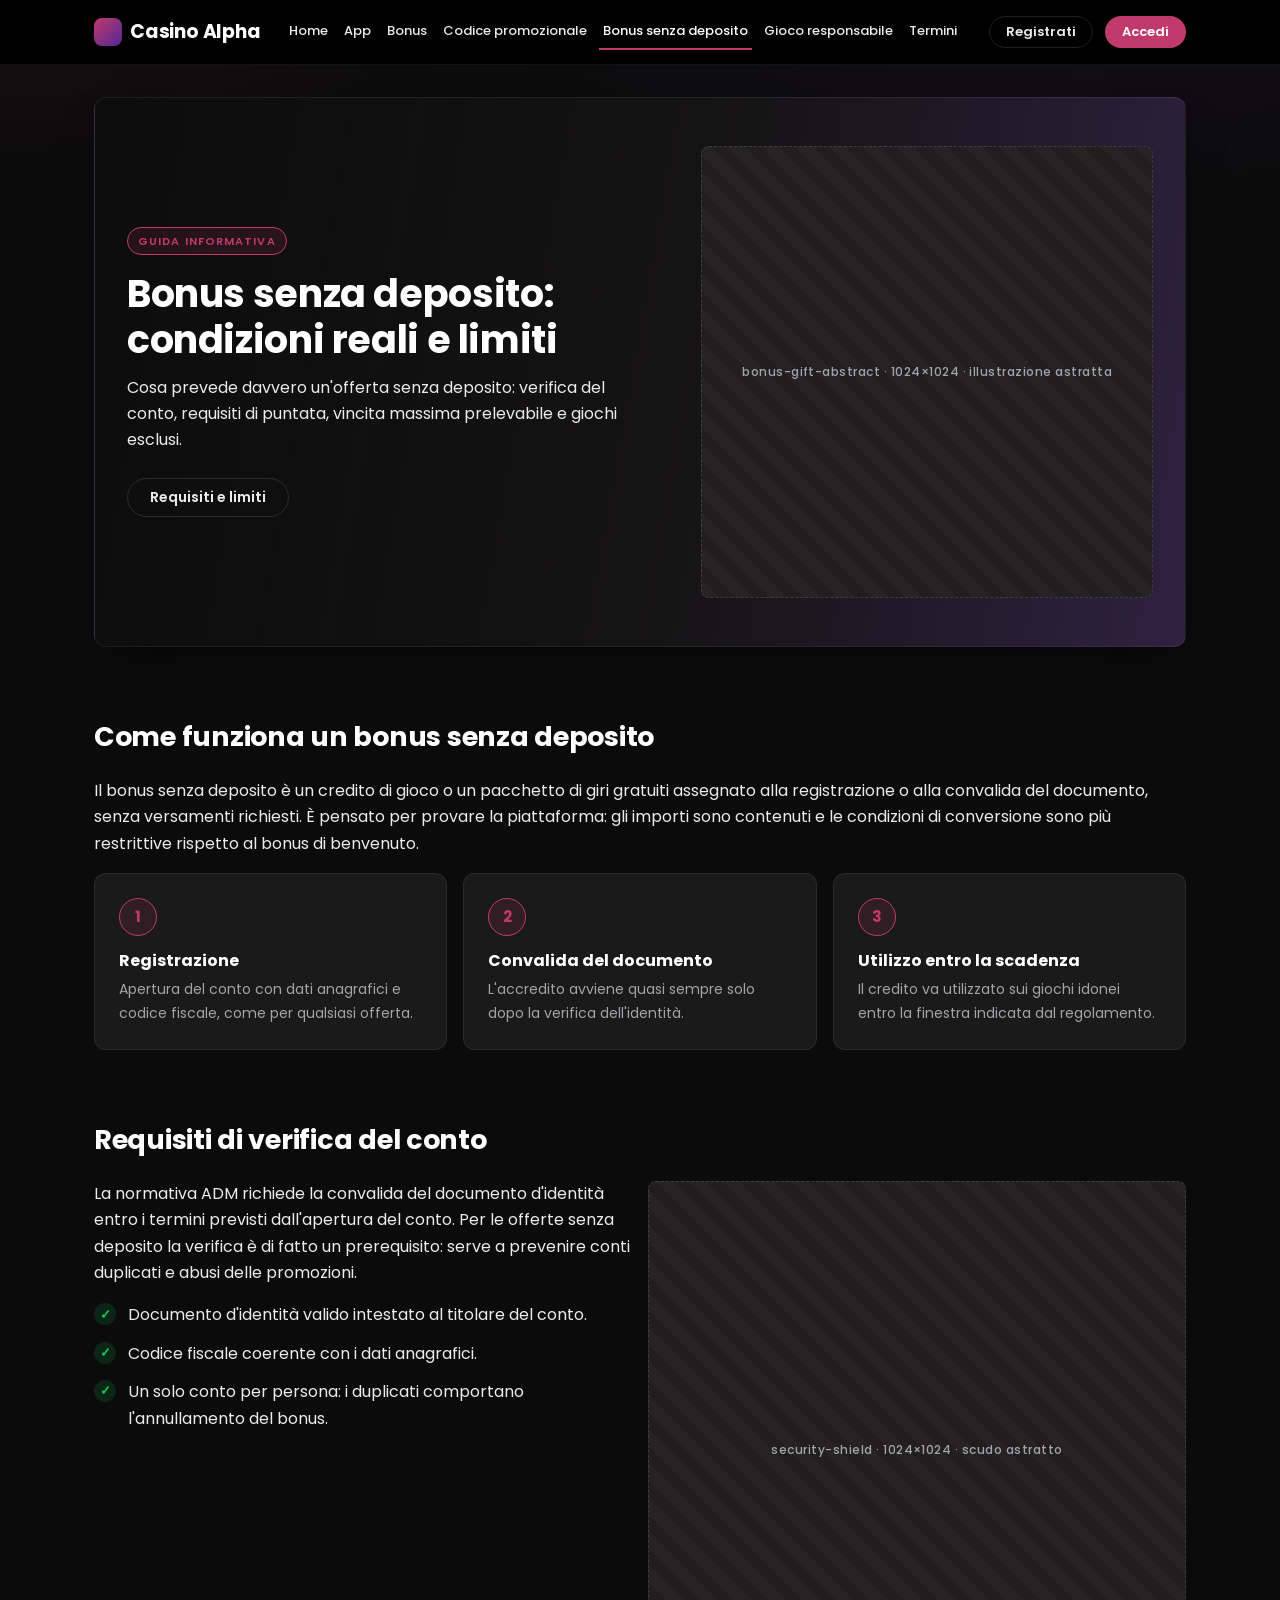
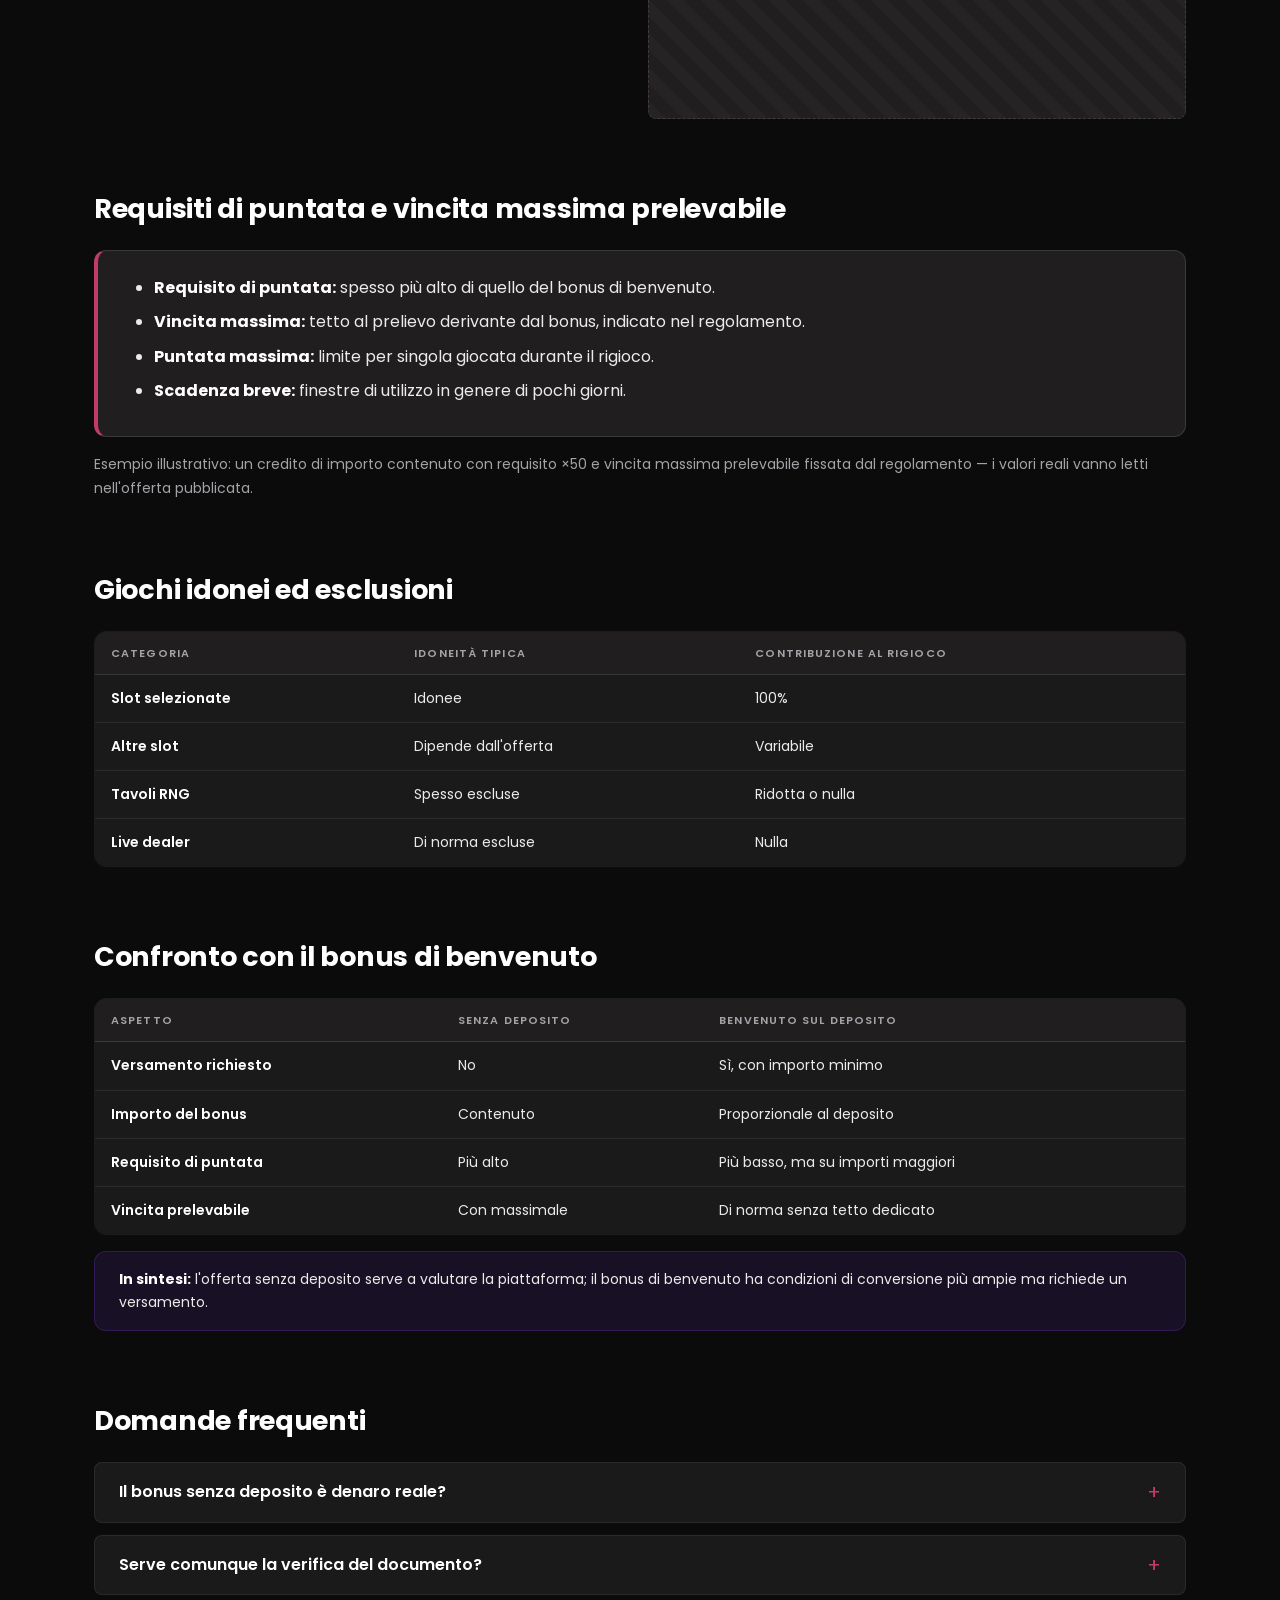
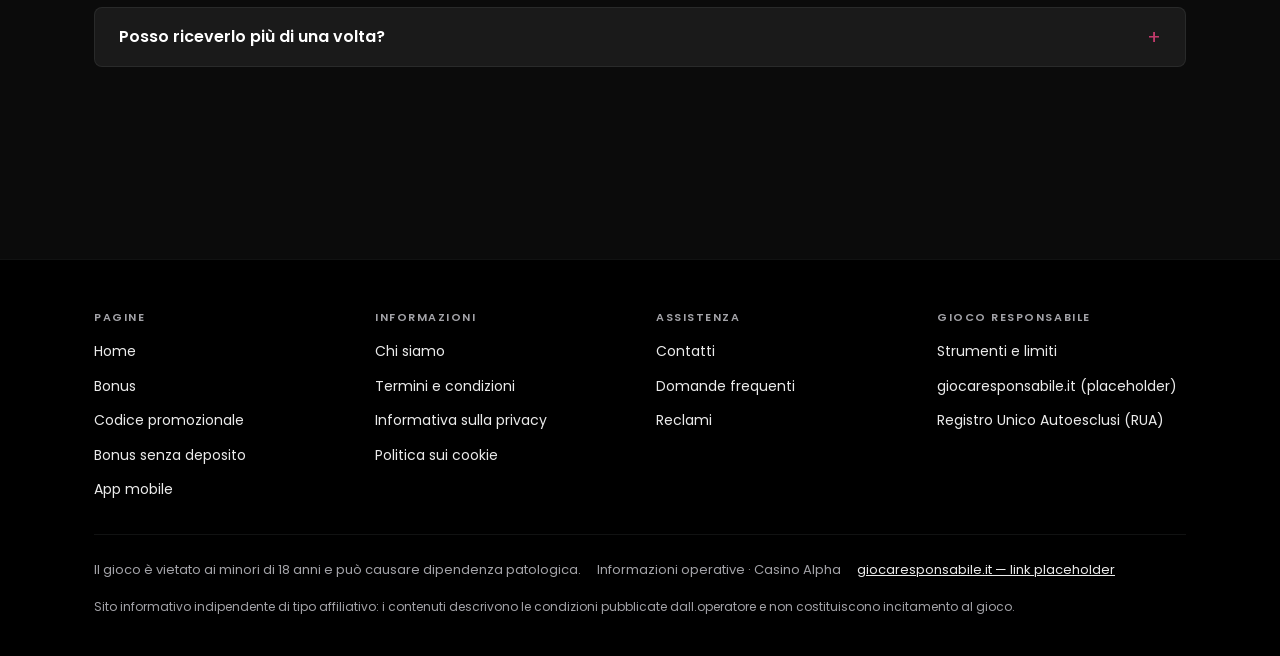
<file: bonus-senza-deposito.html>
<!DOCTYPE html>
<html lang="it">

<head>
  <meta charset="utf-8">
  <meta name="viewport" content="width=device-width, initial-scale=1">
  <title>Casino Alpha · Bonus senza deposito — Wireframe</title>
  <link rel="stylesheet" href="./style.css">
</head>

<body>
  <header class="site-header">
    <div class="container">
      <a class="logo" href="./index.html"><span class="logo-mark"></span><span>Casino Alpha</span></a>
      <nav class="main-nav">
        <a href="./index.html">Home</a>
        <a href="./app.html">App</a>
        <a href="./bonus.html">Bonus</a>
        <a href="./codice-promozionale.html">Codice promozionale</a>
        <a class="active" href="./bonus-senza-deposito.html">Bonus senza deposito</a>
        <a href="./gioco-responsabile.html">Gioco responsabile</a>
        <a href="./termini-e-condizioni.html">Termini</a>
      </nav>
      <div class="header-actions">
        <a class="btn btn-ghost btn-sm" href="#">Registrati</a>
        <a class="btn btn-primary btn-sm" href="#">Accedi</a>
      </div>
    </div>
  </header>

  <section class="page active" data-screen-label="Bonus senza deposito">
    <main class="container">

      <div class="hero">
        <div class="hero-panel">
          <div class="hero-content">
            <span class="badge badge-accent">Guida informativa</span>
            <h1>Bonus senza deposito: condizioni reali e limiti</h1>
            <p class="hero-sub">Cosa prevede davvero un'offerta senza deposito: verifica del conto, requisiti di
              puntata, vincita massima prelevabile e giochi esclusi.</p>
            <div class="hero-actions">
              <a class="btn btn-ghost" href="#requisiti">Requisiti e limiti</a>
            </div>
          </div>
          <div class="ph ph-square">bonus-gift-abstract · 1024×1024 · illustrazione astratta</div>
        </div>
      </div>

      <section class="section" id="come-funziona">
        <div class="section-head">
          <h2>Come funziona un bonus senza deposito</h2>
        </div>
        <p>Il bonus senza deposito è un credito di gioco o un pacchetto di giri gratuiti assegnato alla registrazione
          o alla convalida del documento, senza versamenti richiesti. È pensato per provare la piattaforma: gli importi
          sono contenuti e le condizioni di conversione sono più restrittive rispetto al bonus di benvenuto.</p>
        <ol class="steps">
          <li><strong>Registrazione</strong>
            <p>Apertura del conto con dati anagrafici e codice fiscale, come per qualsiasi offerta.</p>
          </li>
          <li><strong>Convalida del documento</strong>
            <p>L'accredito avviene quasi sempre solo dopo la verifica dell'identità.</p>
          </li>
          <li><strong>Utilizzo entro la scadenza</strong>
            <p>Il credito va utilizzato sui giochi idonei entro la finestra indicata dal regolamento.</p>
          </li>
        </ol>
      </section>

      <section class="section" id="verifica">
        <div class="section-head">
          <h2>Requisiti di verifica del conto</h2>
        </div>
        <div class="card-grid cols-2">
          <div>
            <p>La normativa ADM richiede la convalida del documento d'identità entro i termini previsti
              dall'apertura del conto. Per le offerte senza deposito la verifica è di fatto un prerequisito: serve a
              prevenire conti duplicati e abusi delle promozioni.</p>
            <ul class="checklist">
              <li>Documento d'identità valido intestato al titolare del conto.</li>
              <li>Codice fiscale coerente con i dati anagrafici.</li>
              <li>Un solo conto per persona: i duplicati comportano l'annullamento del bonus.</li>
            </ul>
          </div>
          <div class="ph ph-square">security-shield · 1024×1024 · scudo astratto</div>
        </div>
      </section>

      <section class="section" id="requisiti">
        <div class="section-head">
          <h2>Requisiti di puntata e vincita massima prelevabile</h2>
        </div>
        <div class="rules-box">
          <ul>
            <li><strong>Requisito di puntata:</strong> spesso più alto di quello del bonus di benvenuto.</li>
            <li><strong>Vincita massima:</strong> tetto al prelievo derivante dal bonus, indicato nel regolamento.</li>
            <li><strong>Puntata massima:</strong> limite per singola giocata durante il rigioco.</li>
            <li><strong>Scadenza breve:</strong> finestre di utilizzo in genere di pochi giorni.</li>
          </ul>
        </div>
        <p class="muted" style="margin-top:16px">Esempio illustrativo: un credito di importo contenuto con requisito
          ×50 e vincita massima prelevabile fissata dal regolamento — i valori reali vanno letti nell'offerta
          pubblicata.</p>
      </section>

      <section class="section" id="giochi">
        <div class="section-head">
          <h2>Giochi idonei ed esclusioni</h2>
        </div>
        <div class="table-wrap">
          <table>
            <thead>
              <tr>
                <th>Categoria</th>
                <th>Idoneità tipica</th>
                <th>Contribuzione al rigioco</th>
              </tr>
            </thead>
            <tbody>
              <tr>
                <td class="tier-name">Slot selezionate</td>
                <td>Idonee</td>
                <td>100%</td>
              </tr>
              <tr>
                <td class="tier-name">Altre slot</td>
                <td>Dipende dall'offerta</td>
                <td>Variabile</td>
              </tr>
              <tr>
                <td class="tier-name">Tavoli RNG</td>
                <td>Spesso escluse</td>
                <td>Ridotta o nulla</td>
              </tr>
              <tr>
                <td class="tier-name">Live dealer</td>
                <td>Di norma escluse</td>
                <td>Nulla</td>
              </tr>
            </tbody>
          </table>
        </div>
      </section>

      <section class="section" id="confronto">
        <div class="section-head">
          <h2>Confronto con il bonus di benvenuto</h2>
        </div>
        <div class="table-wrap">
          <table>
            <thead>
              <tr>
                <th>Aspetto</th>
                <th>Senza deposito</th>
                <th>Benvenuto sul deposito</th>
              </tr>
            </thead>
            <tbody>
              <tr>
                <td class="tier-name">Versamento richiesto</td>
                <td>No</td>
                <td>Sì, con importo minimo</td>
              </tr>
              <tr>
                <td class="tier-name">Importo del bonus</td>
                <td>Contenuto</td>
                <td>Proporzionale al deposito</td>
              </tr>
              <tr>
                <td class="tier-name">Requisito di puntata</td>
                <td>Più alto</td>
                <td>Più basso, ma su importi maggiori</td>
              </tr>
              <tr>
                <td class="tier-name">Vincita prelevabile</td>
                <td>Con massimale</td>
                <td>Di norma senza tetto dedicato</td>
              </tr>
            </tbody>
          </table>
        </div>
        <div class="info-panel" style="margin-top:16px"><strong>In sintesi:</strong> l'offerta senza deposito serve a
          valutare la piattaforma; il bonus di benvenuto ha condizioni di conversione più ampie ma richiede un
          versamento.</div>
      </section>

      <section class="section" id="faq">
        <div class="section-head">
          <h2>Domande frequenti</h2>
        </div>
        <details>
          <summary>Il bonus senza deposito è denaro reale?</summary>
          <div class="details-body">No: è saldo bonus. Diventa prelevabile solo dopo il completamento del requisito di
            puntata ed entro la vincita massima prevista.</div>
        </details>
        <details>
          <summary>Serve comunque la verifica del documento?</summary>
          <div class="details-body">Sì: senza convalida dell'identità il bonus non viene accreditato o non può essere
            convertito in saldo prelevabile.</div>
        </details>
        <details>
          <summary>Posso riceverlo più di una volta?</summary>
          <div class="details-body">No, l'offerta è riservata ai nuovi conti: registrazioni multiple violano i termini
            e comportano l'annullamento delle vincite.</div>
        </details>
      </section>

    </main>
  </section>

  <footer class="site-footer">
    <div class="container">
      <div class="footer-cols">
        <div>
          <h4>Pagine</h4>
          <ul>
            <li><a href="./index.html">Home</a></li>
            <li><a href="./bonus.html">Bonus</a></li>
            <li><a href="./codice-promozionale.html">Codice promozionale</a></li>
            <li><a href="./bonus-senza-deposito.html">Bonus senza deposito</a></li>
            <li><a href="./app.html">App mobile</a></li>
          </ul>
        </div>
        <div>
          <h4>Informazioni</h4>
          <ul>
            <li><a href="#">Chi siamo</a></li>
            <li><a href="./termini-e-condizioni.html">Termini e condizioni</a></li>
            <li><a href="./informativa-sulla-privacy.html">Informativa sulla privacy</a></li>
            <li><a href="./politica-sui-cookie.html">Politica sui cookie</a></li>
          </ul>
        </div>
        <div>
          <h4>Assistenza</h4>
          <ul>
            <li><a href="#">Contatti</a></li>
            <li><a href="#">Domande frequenti</a></li>
            <li><a href="#">Reclami</a></li>
          </ul>
        </div>
        <div>
          <h4>Gioco responsabile</h4>
          <ul>
            <li><a href="./gioco-responsabile.html">Strumenti e limiti</a></li>
            <li><a href="#">giocaresponsabile.it (placeholder)</a></li>
            <li><a href="#">Registro Unico Autoesclusi (RUA)</a></li>
          </ul>
        </div>
      </div>
      <div class="compliance-strip">
        <span>Il gioco è vietato ai minori di 18 anni e può causare dipendenza patologica.</span>
        <span>Informazioni operative · Casino Alpha</span>
        <a href="#">giocaresponsabile.it — link placeholder</a>
      </div>
      <p class="footer-disclaimer">Sito informativo indipendente di tipo affiliativo: i contenuti descrivono le
        condizioni pubblicate dall.operatore e non costituiscono incitamento al gioco.</p>
    </div>
  </footer>
</body>

</html>
</file>
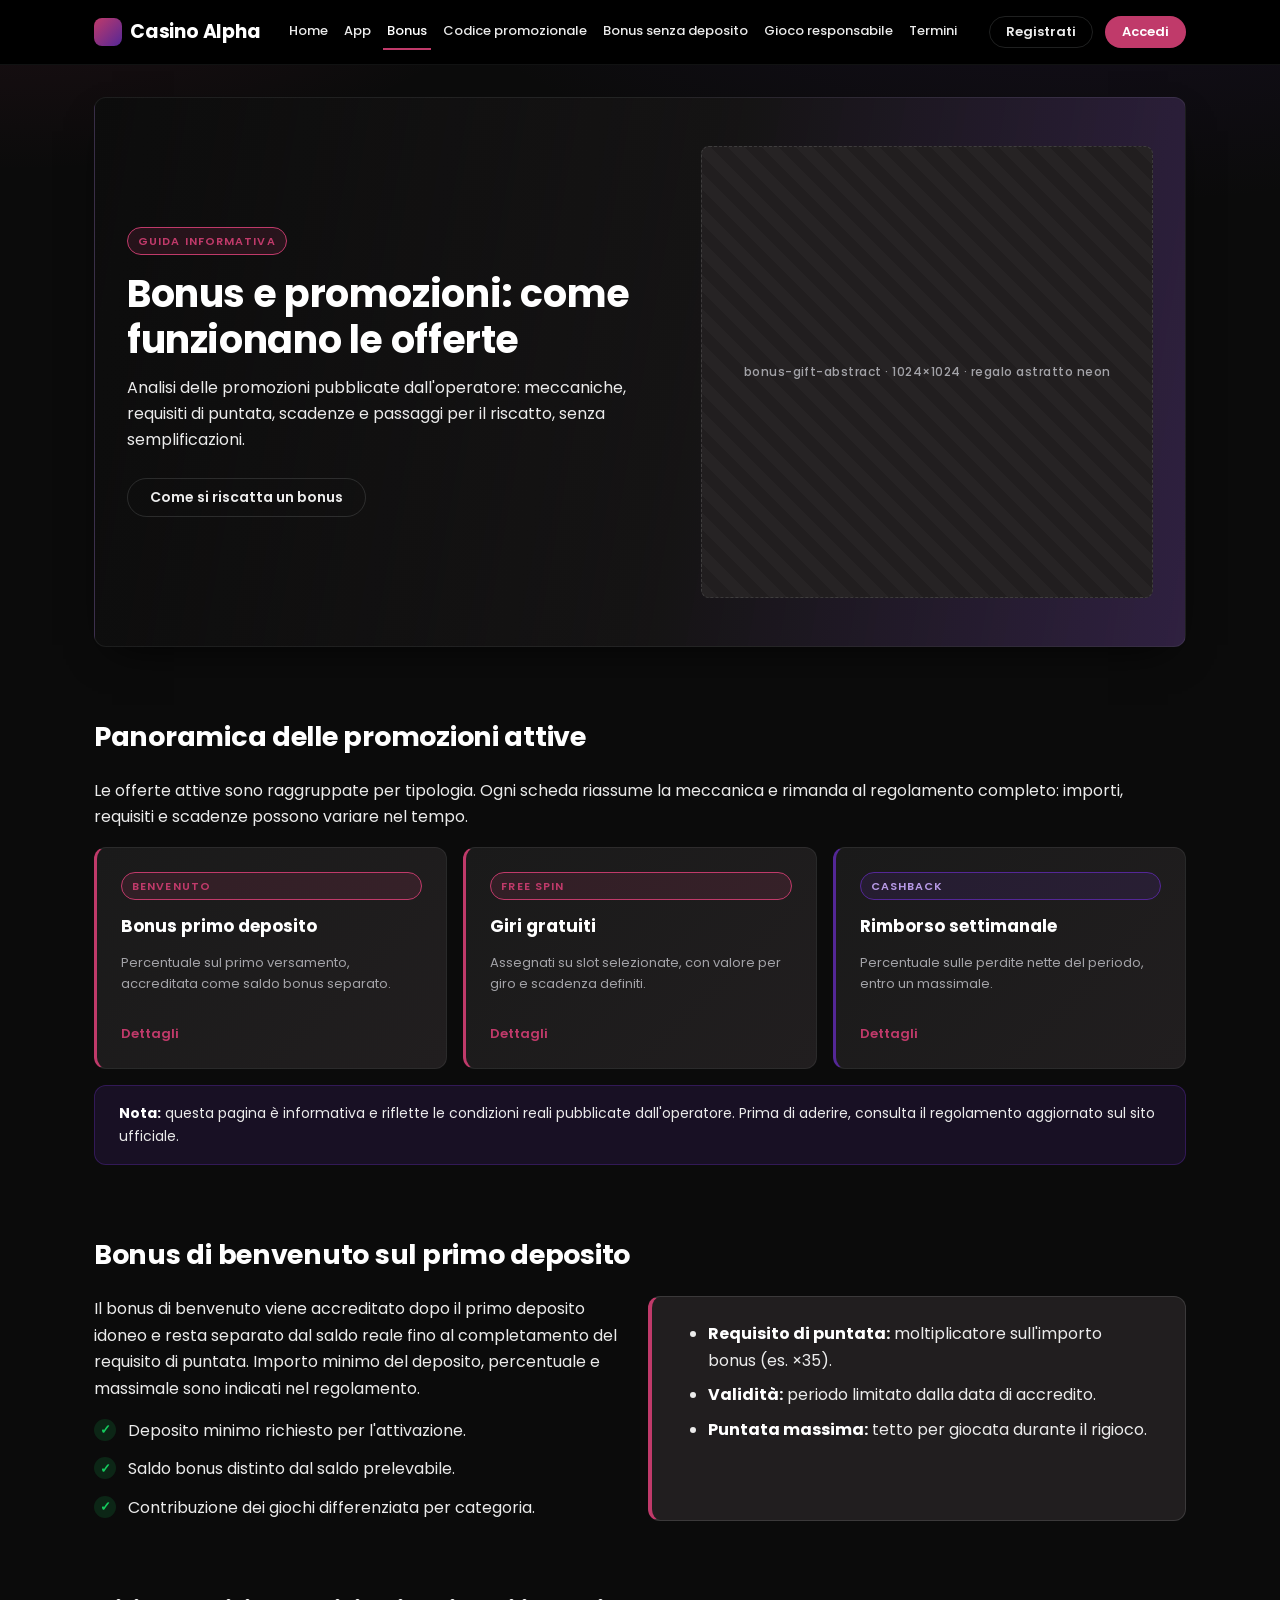
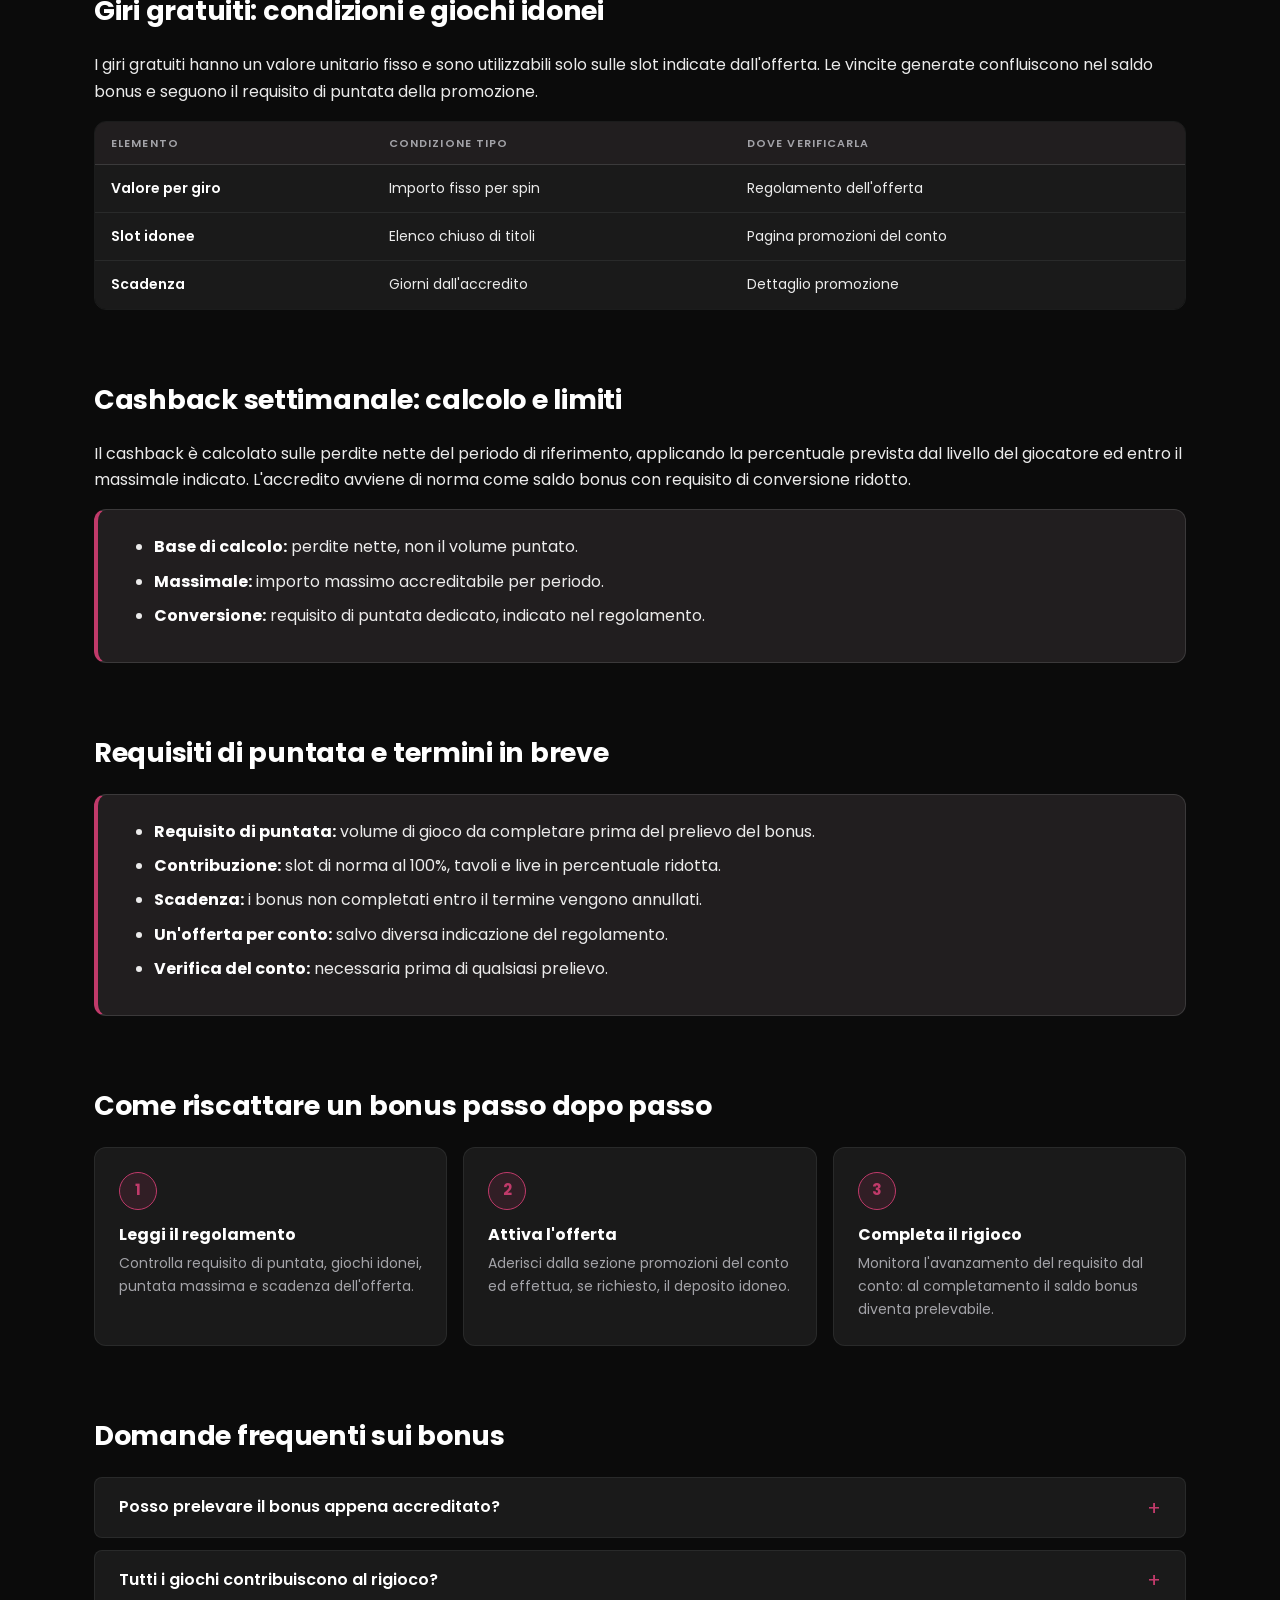
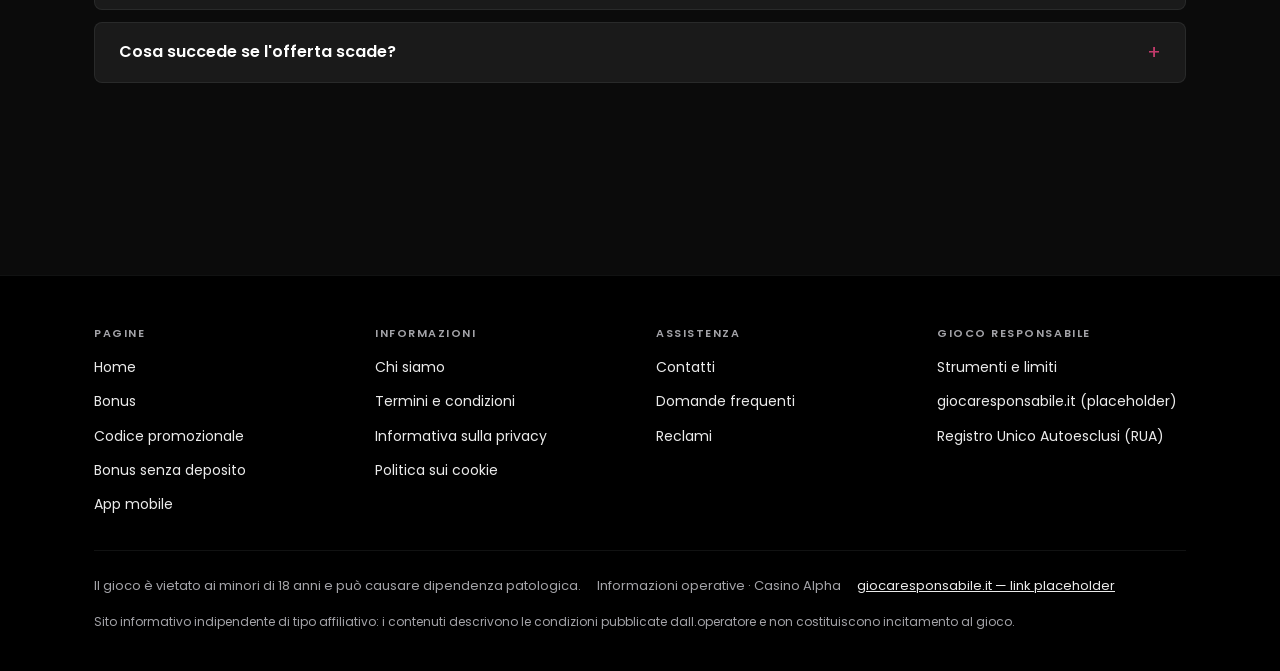
<file: bonus.html>
<!DOCTYPE html>
<html lang="it">

<head>
  <meta charset="utf-8">
  <meta name="viewport" content="width=device-width, initial-scale=1">
  <title>Casino Alpha · Bonus e promozioni — Wireframe</title>
  <link rel="stylesheet" href="./style.css">
</head>

<body>
  <header class="site-header">
    <div class="container">
      <a class="logo" href="./index.html"><span class="logo-mark"></span><span>Casino Alpha</span></a>
      <nav class="main-nav">
        <a href="./index.html">Home</a>
        <a href="./app.html">App</a>
        <a class="active" href="./bonus.html">Bonus</a>
        <a href="./codice-promozionale.html">Codice promozionale</a>
        <a href="./bonus-senza-deposito.html">Bonus senza deposito</a>
        <a href="./gioco-responsabile.html">Gioco responsabile</a>
        <a href="./termini-e-condizioni.html">Termini</a>
      </nav>
      <div class="header-actions">
        <a class="btn btn-ghost btn-sm" href="#">Registrati</a>
        <a class="btn btn-primary btn-sm" href="#">Accedi</a>
      </div>
    </div>
  </header>

  <section class="page active" data-screen-label="Bonus e promozioni">
    <main class="container">

      <div class="hero">
        <div class="hero-panel">
          <div class="hero-content">
            <span class="badge badge-accent">Guida informativa</span>
            <h1>Bonus e promozioni: come funzionano le offerte</h1>
            <p class="hero-sub">Analisi delle promozioni pubblicate dall'operatore: meccaniche, requisiti di puntata,
              scadenze e passaggi per il riscatto, senza semplificazioni.</p>
            <div class="hero-actions">
              <a class="btn btn-ghost" href="#riscatto">Come si riscatta un bonus</a>
            </div>
          </div>
          <div class="ph ph-square">bonus-gift-abstract · 1024×1024 · regalo astratto neon</div>
        </div>
      </div>

      <section class="section" id="panoramica">
        <div class="section-head">
          <h2>Panoramica delle promozioni attive</h2>
        </div>
        <p>Le offerte attive sono raggruppate per tipologia. Ogni scheda riassume la meccanica e rimanda al regolamento
          completo: importi, requisiti e scadenze possono variare nel tempo.</p>
        <div class="card-grid cols-3">
          <div class="bonus-box">
            <span class="badge badge-accent">Benvenuto</span>
            <span class="bonus-title">Bonus primo deposito</span>
            <p class="bonus-terms">Percentuale sul primo versamento, accreditata come saldo bonus separato.</p>
            <div class="bonus-foot"><a class="section-link" href="#benvenuto">Dettagli</a></div>
          </div>
          <div class="bonus-box">
            <span class="badge badge-accent">Free spin</span>
            <span class="bonus-title">Giri gratuiti</span>
            <p class="bonus-terms">Assegnati su slot selezionate, con valore per giro e scadenza definiti.</p>
            <div class="bonus-foot"><a class="section-link" href="#giri">Dettagli</a></div>
          </div>
          <div class="bonus-box bonus-purple">
            <span class="badge badge-purple">Cashback</span>
            <span class="bonus-title">Rimborso settimanale</span>
            <p class="bonus-terms">Percentuale sulle perdite nette del periodo, entro un massimale.</p>
            <div class="bonus-foot"><a class="section-link" href="#cashback">Dettagli</a></div>
          </div>
        </div>
        <div class="info-panel" style="margin-top:16px"><strong>Nota:</strong> questa pagina è informativa e riflette
          le condizioni reali pubblicate dall'operatore. Prima di aderire, consulta il regolamento aggiornato sul sito
          ufficiale.</div>
      </section>

      <section class="section" id="benvenuto">
        <div class="section-head">
          <h2>Bonus di benvenuto sul primo deposito</h2>
        </div>
        <div class="card-grid cols-2">
          <div>
            <p>Il bonus di benvenuto viene accreditato dopo il primo deposito idoneo e resta separato dal saldo reale
              fino al completamento del requisito di puntata. Importo minimo del deposito, percentuale e massimale sono
              indicati nel regolamento.</p>
            <ul class="checklist">
              <li>Deposito minimo richiesto per l'attivazione.</li>
              <li>Saldo bonus distinto dal saldo prelevabile.</li>
              <li>Contribuzione dei giochi differenziata per categoria.</li>
            </ul>
          </div>
          <div class="rules-box">
            <ul>
              <li><strong>Requisito di puntata:</strong> moltiplicatore sull'importo bonus (es. ×35).</li>
              <li><strong>Validità:</strong> periodo limitato dalla data di accredito.</li>
              <li><strong>Puntata massima:</strong> tetto per giocata durante il rigioco.</li>
            </ul>
          </div>
        </div>
      </section>

      <section class="section" id="giri">
        <div class="section-head">
          <h2>Giri gratuiti: condizioni e giochi idonei</h2>
        </div>
        <p>I giri gratuiti hanno un valore unitario fisso e sono utilizzabili solo sulle slot indicate dall'offerta.
          Le vincite generate confluiscono nel saldo bonus e seguono il requisito di puntata della promozione.</p>
        <div class="table-wrap">
          <table>
            <thead>
              <tr>
                <th>Elemento</th>
                <th>Condizione tipo</th>
                <th>Dove verificarla</th>
              </tr>
            </thead>
            <tbody>
              <tr>
                <td class="tier-name">Valore per giro</td>
                <td>Importo fisso per spin</td>
                <td>Regolamento dell'offerta</td>
              </tr>
              <tr>
                <td class="tier-name">Slot idonee</td>
                <td>Elenco chiuso di titoli</td>
                <td>Pagina promozioni del conto</td>
              </tr>
              <tr>
                <td class="tier-name">Scadenza</td>
                <td>Giorni dall'accredito</td>
                <td>Dettaglio promozione</td>
              </tr>
            </tbody>
          </table>
        </div>
      </section>

      <section class="section" id="cashback">
        <div class="section-head">
          <h2>Cashback settimanale: calcolo e limiti</h2>
        </div>
        <p>Il cashback è calcolato sulle perdite nette del periodo di riferimento, applicando la percentuale prevista
          dal livello del giocatore ed entro il massimale indicato. L'accredito avviene di norma come saldo bonus con
          requisito di conversione ridotto.</p>
        <div class="rules-box">
          <ul>
            <li><strong>Base di calcolo:</strong> perdite nette, non il volume puntato.</li>
            <li><strong>Massimale:</strong> importo massimo accreditabile per periodo.</li>
            <li><strong>Conversione:</strong> requisito di puntata dedicato, indicato nel regolamento.</li>
          </ul>
        </div>
      </section>

      <section class="section" id="requisiti">
        <div class="section-head">
          <h2>Requisiti di puntata e termini in breve</h2>
        </div>
        <div class="rules-box">
          <ul>
            <li><strong>Requisito di puntata:</strong> volume di gioco da completare prima del prelievo del bonus.</li>
            <li><strong>Contribuzione:</strong> slot di norma al 100%, tavoli e live in percentuale ridotta.</li>
            <li><strong>Scadenza:</strong> i bonus non completati entro il termine vengono annullati.</li>
            <li><strong>Un'offerta per conto:</strong> salvo diversa indicazione del regolamento.</li>
            <li><strong>Verifica del conto:</strong> necessaria prima di qualsiasi prelievo.</li>
          </ul>
        </div>
      </section>

      <section class="section" id="riscatto">
        <div class="section-head">
          <h2>Come riscattare un bonus passo dopo passo</h2>
        </div>
        <ol class="steps">
          <li><strong>Leggi il regolamento</strong>
            <p>Controlla requisito di puntata, giochi idonei, puntata massima e scadenza dell'offerta.</p>
          </li>
          <li><strong>Attiva l'offerta</strong>
            <p>Aderisci dalla sezione promozioni del conto ed effettua, se richiesto, il deposito idoneo.</p>
          </li>
          <li><strong>Completa il rigioco</strong>
            <p>Monitora l'avanzamento del requisito dal conto: al completamento il saldo bonus diventa prelevabile.</p>
          </li>
        </ol>
      </section>

      <section class="section" id="faq">
        <div class="section-head">
          <h2>Domande frequenti sui bonus</h2>
        </div>
        <details>
          <summary>Posso prelevare il bonus appena accreditato?</summary>
          <div class="details-body">No: il saldo bonus diventa prelevabile solo dopo il completamento del requisito di
            puntata previsto dall'offerta.</div>
        </details>
        <details>
          <summary>Tutti i giochi contribuiscono al rigioco?</summary>
          <div class="details-body">No, la contribuzione varia per categoria: le slot di norma contano al 100%, tavoli
            e live dealer in misura ridotta o nulla.</div>
        </details>
        <details>
          <summary>Cosa succede se l'offerta scade?</summary>
          <div class="details-body">Il saldo bonus residuo e le eventuali vincite collegate vengono annullati secondo
            quanto previsto dal regolamento.</div>
        </details>
      </section>

    </main>
  </section>

  <footer class="site-footer">
    <div class="container">
      <div class="footer-cols">
        <div>
          <h4>Pagine</h4>
          <ul>
            <li><a href="./index.html">Home</a></li>
            <li><a href="./bonus.html">Bonus</a></li>
            <li><a href="./codice-promozionale.html">Codice promozionale</a></li>
            <li><a href="./bonus-senza-deposito.html">Bonus senza deposito</a></li>
            <li><a href="./app.html">App mobile</a></li>
          </ul>
        </div>
        <div>
          <h4>Informazioni</h4>
          <ul>
            <li><a href="#">Chi siamo</a></li>
            <li><a href="./termini-e-condizioni.html">Termini e condizioni</a></li>
            <li><a href="./informativa-sulla-privacy.html">Informativa sulla privacy</a></li>
            <li><a href="./politica-sui-cookie.html">Politica sui cookie</a></li>
          </ul>
        </div>
        <div>
          <h4>Assistenza</h4>
          <ul>
            <li><a href="#">Contatti</a></li>
            <li><a href="#">Domande frequenti</a></li>
            <li><a href="#">Reclami</a></li>
          </ul>
        </div>
        <div>
          <h4>Gioco responsabile</h4>
          <ul>
            <li><a href="./gioco-responsabile.html">Strumenti e limiti</a></li>
            <li><a href="#">giocaresponsabile.it (placeholder)</a></li>
            <li><a href="#">Registro Unico Autoesclusi (RUA)</a></li>
          </ul>
        </div>
      </div>
      <div class="compliance-strip">
        <span>Il gioco è vietato ai minori di 18 anni e può causare dipendenza patologica.</span>
        <span>Informazioni operative · Casino Alpha</span>
        <a href="#">giocaresponsabile.it — link placeholder</a>
      </div>
      <p class="footer-disclaimer">Sito informativo indipendente di tipo affiliativo: i contenuti descrivono le
        condizioni pubblicate dall.operatore e non costituiscono incitamento al gioco.</p>
    </div>
  </footer>
</body>

</html>
</file>
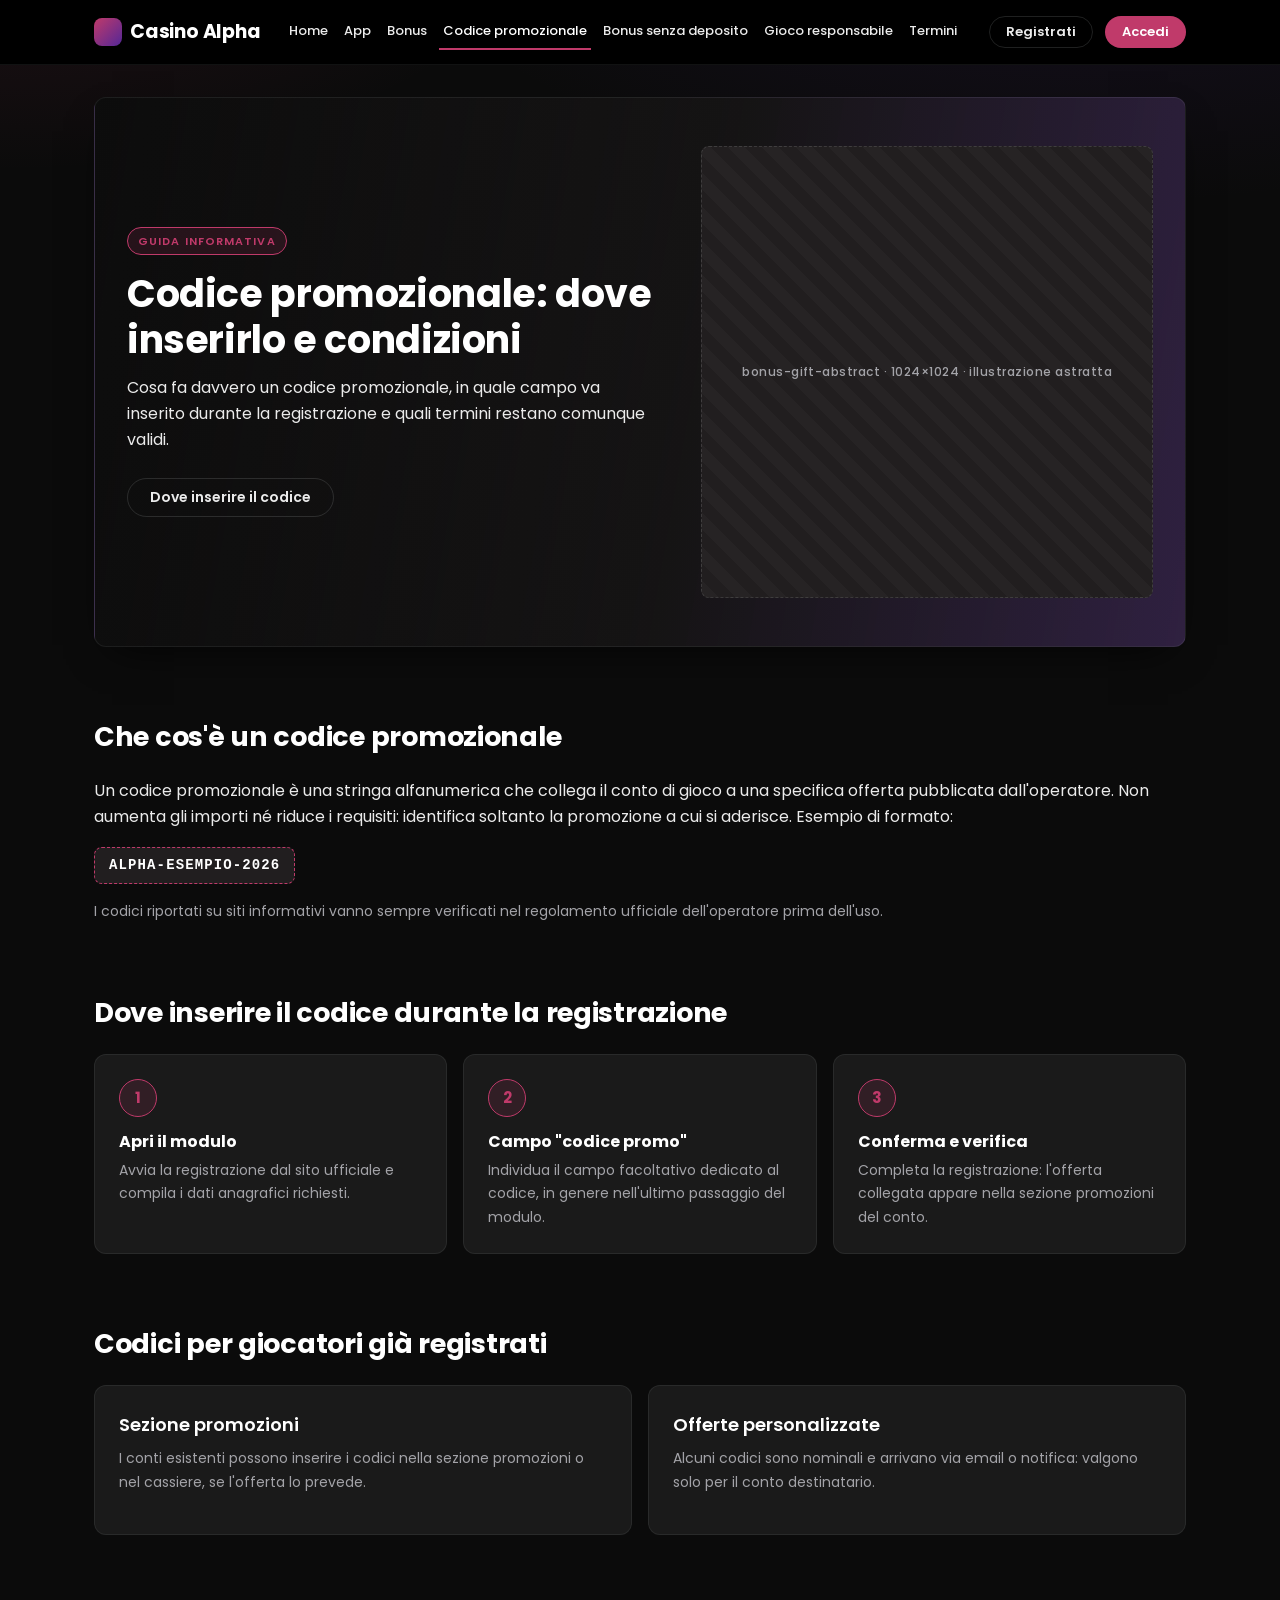
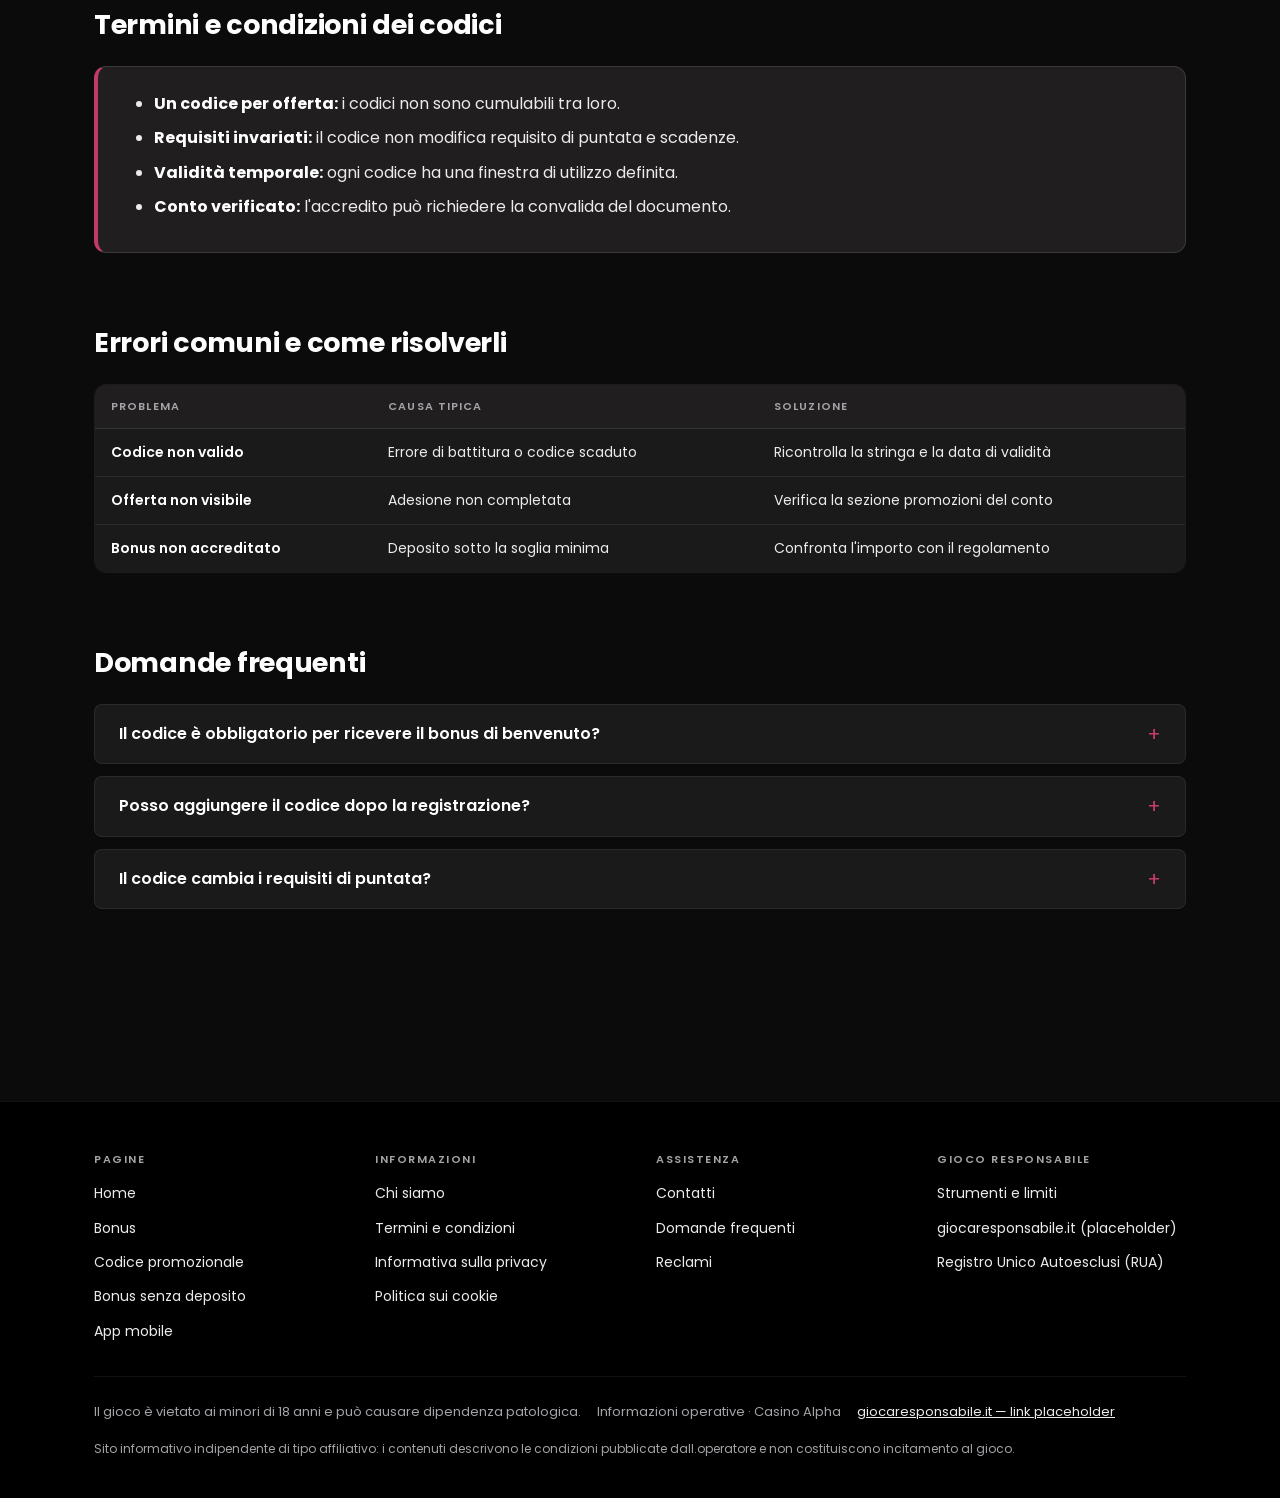
<file: codice-promozionale.html>
<!DOCTYPE html>
<html lang="it">

<head>
  <meta charset="utf-8">
  <meta name="viewport" content="width=device-width, initial-scale=1">
  <title>Casino Alpha · Codice promozionale — Wireframe</title>
  <link rel="stylesheet" href="./style.css">
</head>

<body>
  <header class="site-header">
    <div class="container">
      <a class="logo" href="./index.html"><span class="logo-mark"></span><span>Casino Alpha</span></a>
      <nav class="main-nav">
        <a href="./index.html">Home</a>
        <a href="./app.html">App</a>
        <a href="./bonus.html">Bonus</a>
        <a class="active" href="./codice-promozionale.html">Codice promozionale</a>
        <a href="./bonus-senza-deposito.html">Bonus senza deposito</a>
        <a href="./gioco-responsabile.html">Gioco responsabile</a>
        <a href="./termini-e-condizioni.html">Termini</a>
      </nav>
      <div class="header-actions">
        <a class="btn btn-ghost btn-sm" href="#">Registrati</a>
        <a class="btn btn-primary btn-sm" href="#">Accedi</a>
      </div>
    </div>
  </header>

  <section class="page active" data-screen-label="Codice promozionale">
    <main class="container">

      <div class="hero">
        <div class="hero-panel">
          <div class="hero-content">
            <span class="badge badge-accent">Guida informativa</span>
            <h1>Codice promozionale: dove inserirlo e condizioni</h1>
            <p class="hero-sub">Cosa fa davvero un codice promozionale, in quale campo va inserito durante la
              registrazione e quali termini restano comunque validi.</p>
            <div class="hero-actions">
              <a class="btn btn-ghost" href="#dove">Dove inserire il codice</a>
            </div>
          </div>
          <div class="ph ph-square">bonus-gift-abstract · 1024×1024 · illustrazione astratta</div>
        </div>
      </div>

      <section class="section" id="cosa">
        <div class="section-head">
          <h2>Che cos'è un codice promozionale</h2>
        </div>
        <p>Un codice promozionale è una stringa alfanumerica che collega il conto di gioco a una specifica offerta
          pubblicata dall'operatore. Non aumenta gli importi né riduce i requisiti: identifica soltanto la promozione
          a cui si aderisce. Esempio di formato:</p>
        <p><span class="promo-code">ALPHA-ESEMPIO-2026</span></p>
        <p class="muted">I codici riportati su siti informativi vanno sempre verificati nel regolamento ufficiale
          dell'operatore prima dell'uso.</p>
      </section>

      <section class="section" id="dove">
        <div class="section-head">
          <h2>Dove inserire il codice durante la registrazione</h2>
        </div>
        <ol class="steps">
          <li><strong>Apri il modulo</strong>
            <p>Avvia la registrazione dal sito ufficiale e compila i dati anagrafici richiesti.</p>
          </li>
          <li><strong>Campo "codice promo"</strong>
            <p>Individua il campo facoltativo dedicato al codice, in genere nell'ultimo passaggio del modulo.</p>
          </li>
          <li><strong>Conferma e verifica</strong>
            <p>Completa la registrazione: l'offerta collegata appare nella sezione promozioni del conto.</p>
          </li>
        </ol>
      </section>

      <section class="section" id="registrati">
        <div class="section-head">
          <h2>Codici per giocatori già registrati</h2>
        </div>
        <div class="card-grid cols-2">
          <div class="card">
            <h3>Sezione promozioni</h3>
            <p class="muted">I conti esistenti possono inserire i codici nella sezione promozioni o nel cassiere, se
              l'offerta lo prevede.</p>
          </div>
          <div class="card">
            <h3>Offerte personalizzate</h3>
            <p class="muted">Alcuni codici sono nominali e arrivano via email o notifica: valgono solo per il conto
              destinatario.</p>
          </div>
        </div>
      </section>

      <section class="section" id="termini">
        <div class="section-head">
          <h2>Termini e condizioni dei codici</h2>
        </div>
        <div class="rules-box">
          <ul>
            <li><strong>Un codice per offerta:</strong> i codici non sono cumulabili tra loro.</li>
            <li><strong>Requisiti invariati:</strong> il codice non modifica requisito di puntata e scadenze.</li>
            <li><strong>Validità temporale:</strong> ogni codice ha una finestra di utilizzo definita.</li>
            <li><strong>Conto verificato:</strong> l'accredito può richiedere la convalida del documento.</li>
          </ul>
        </div>
      </section>

      <section class="section" id="errori">
        <div class="section-head">
          <h2>Errori comuni e come risolverli</h2>
        </div>
        <div class="table-wrap">
          <table>
            <thead>
              <tr>
                <th>Problema</th>
                <th>Causa tipica</th>
                <th>Soluzione</th>
              </tr>
            </thead>
            <tbody>
              <tr>
                <td class="tier-name">Codice non valido</td>
                <td>Errore di battitura o codice scaduto</td>
                <td>Ricontrolla la stringa e la data di validità</td>
              </tr>
              <tr>
                <td class="tier-name">Offerta non visibile</td>
                <td>Adesione non completata</td>
                <td>Verifica la sezione promozioni del conto</td>
              </tr>
              <tr>
                <td class="tier-name">Bonus non accreditato</td>
                <td>Deposito sotto la soglia minima</td>
                <td>Confronta l'importo con il regolamento</td>
              </tr>
            </tbody>
          </table>
        </div>
      </section>

      <section class="section" id="faq">
        <div class="section-head">
          <h2>Domande frequenti</h2>
        </div>
        <details>
          <summary>Il codice è obbligatorio per ricevere il bonus di benvenuto?</summary>
          <div class="details-body">Dipende dall'offerta: alcune promozioni si attivano automaticamente, altre solo con
            il codice indicato nel regolamento.</div>
        </details>
        <details>
          <summary>Posso aggiungere il codice dopo la registrazione?</summary>
          <div class="details-body">Solo se l'offerta lo consente: in molti casi il campo è disponibile unicamente
            durante l'apertura del conto.</div>
        </details>
        <details>
          <summary>Il codice cambia i requisiti di puntata?</summary>
          <div class="details-body">No, requisiti e condizioni restano quelli del regolamento dell'offerta collegata al
            codice.</div>
        </details>
      </section>

    </main>
  </section>

  <footer class="site-footer">
    <div class="container">
      <div class="footer-cols">
        <div>
          <h4>Pagine</h4>
          <ul>
            <li><a href="./index.html">Home</a></li>
            <li><a href="./bonus.html">Bonus</a></li>
            <li><a href="./codice-promozionale.html">Codice promozionale</a></li>
            <li><a href="./bonus-senza-deposito.html">Bonus senza deposito</a></li>
            <li><a href="./app.html">App mobile</a></li>
          </ul>
        </div>
        <div>
          <h4>Informazioni</h4>
          <ul>
            <li><a href="#">Chi siamo</a></li>
            <li><a href="./termini-e-condizioni.html">Termini e condizioni</a></li>
            <li><a href="./informativa-sulla-privacy.html">Informativa sulla privacy</a></li>
            <li><a href="./politica-sui-cookie.html">Politica sui cookie</a></li>
          </ul>
        </div>
        <div>
          <h4>Assistenza</h4>
          <ul>
            <li><a href="#">Contatti</a></li>
            <li><a href="#">Domande frequenti</a></li>
            <li><a href="#">Reclami</a></li>
          </ul>
        </div>
        <div>
          <h4>Gioco responsabile</h4>
          <ul>
            <li><a href="./gioco-responsabile.html">Strumenti e limiti</a></li>
            <li><a href="#">giocaresponsabile.it (placeholder)</a></li>
            <li><a href="#">Registro Unico Autoesclusi (RUA)</a></li>
          </ul>
        </div>
      </div>
      <div class="compliance-strip">
        <span>Il gioco è vietato ai minori di 18 anni e può causare dipendenza patologica.</span>
        <span>Informazioni operative · Casino Alpha</span>
        <a href="#">giocaresponsabile.it — link placeholder</a>
      </div>
      <p class="footer-disclaimer">Sito informativo indipendente di tipo affiliativo: i contenuti descrivono le
        condizioni pubblicate dall.operatore e non costituiscono incitamento al gioco.</p>
    </div>
  </footer>
</body>

</html>
</file>
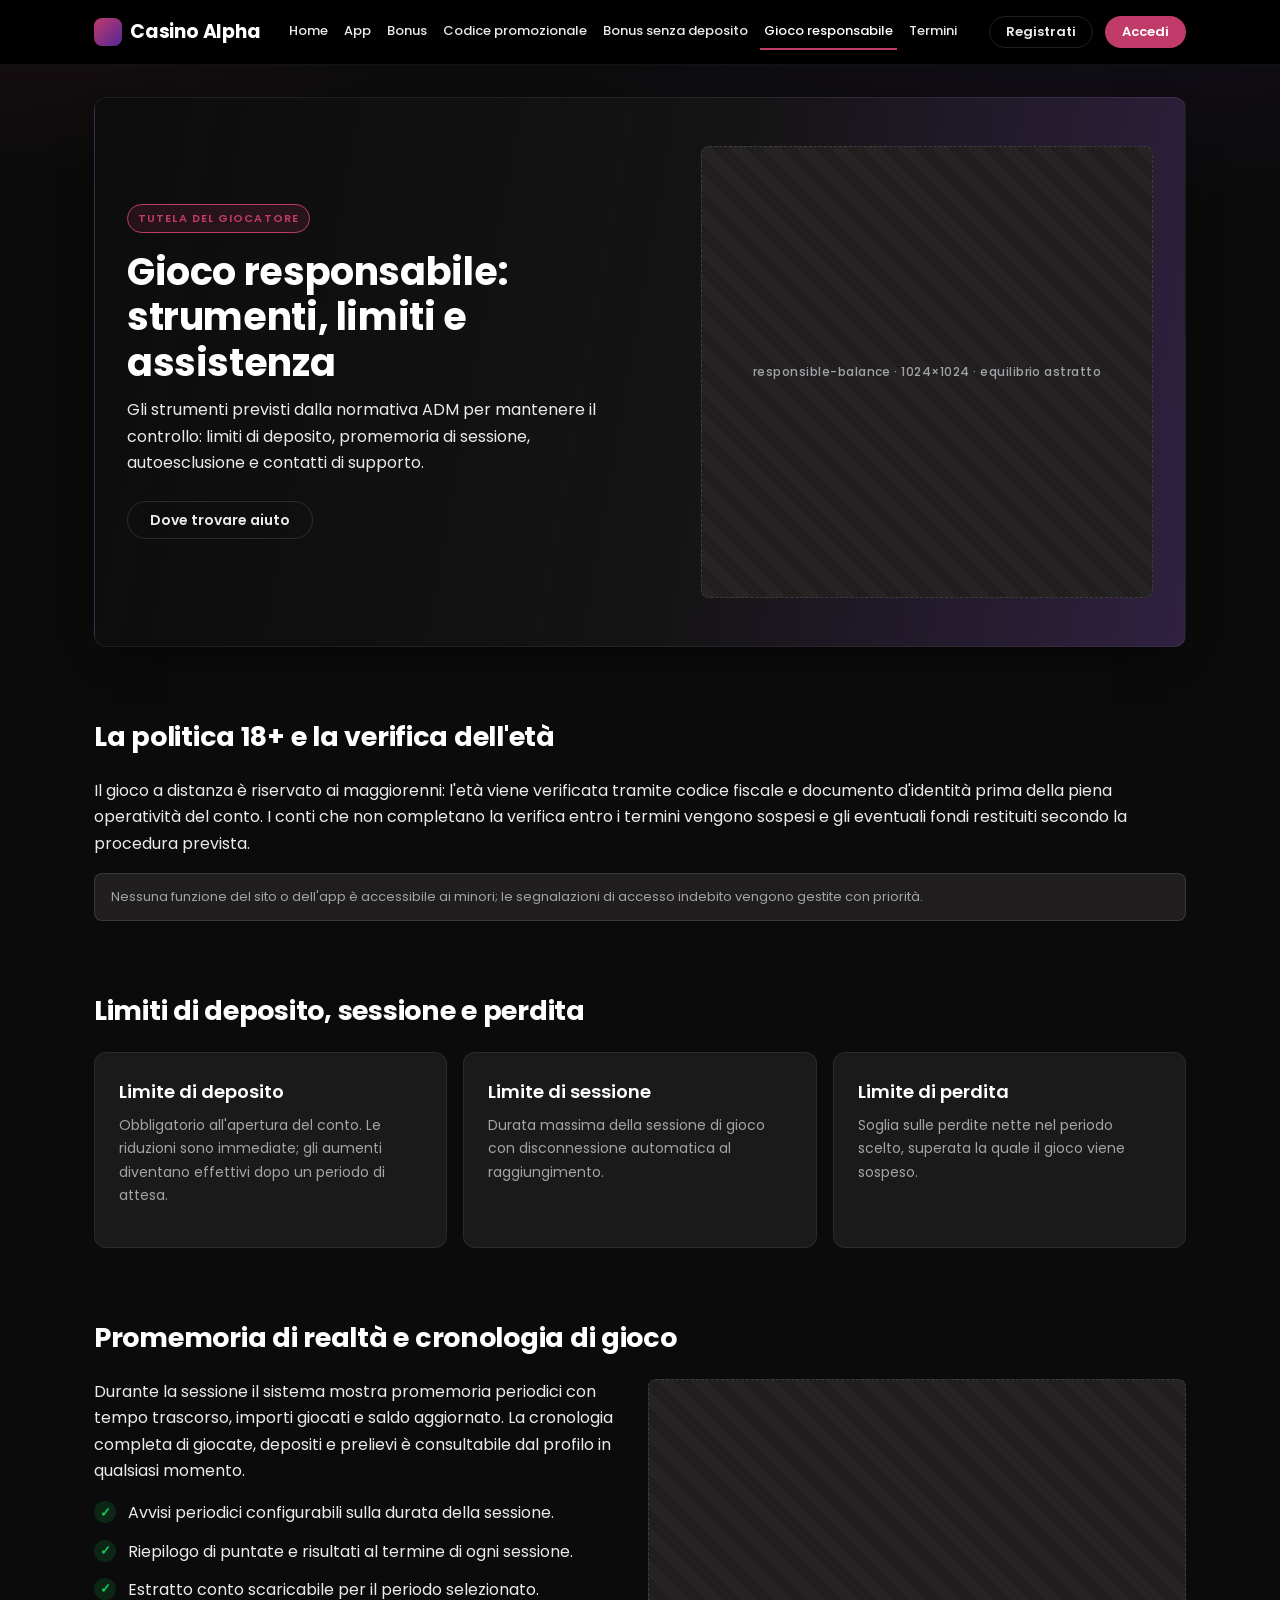
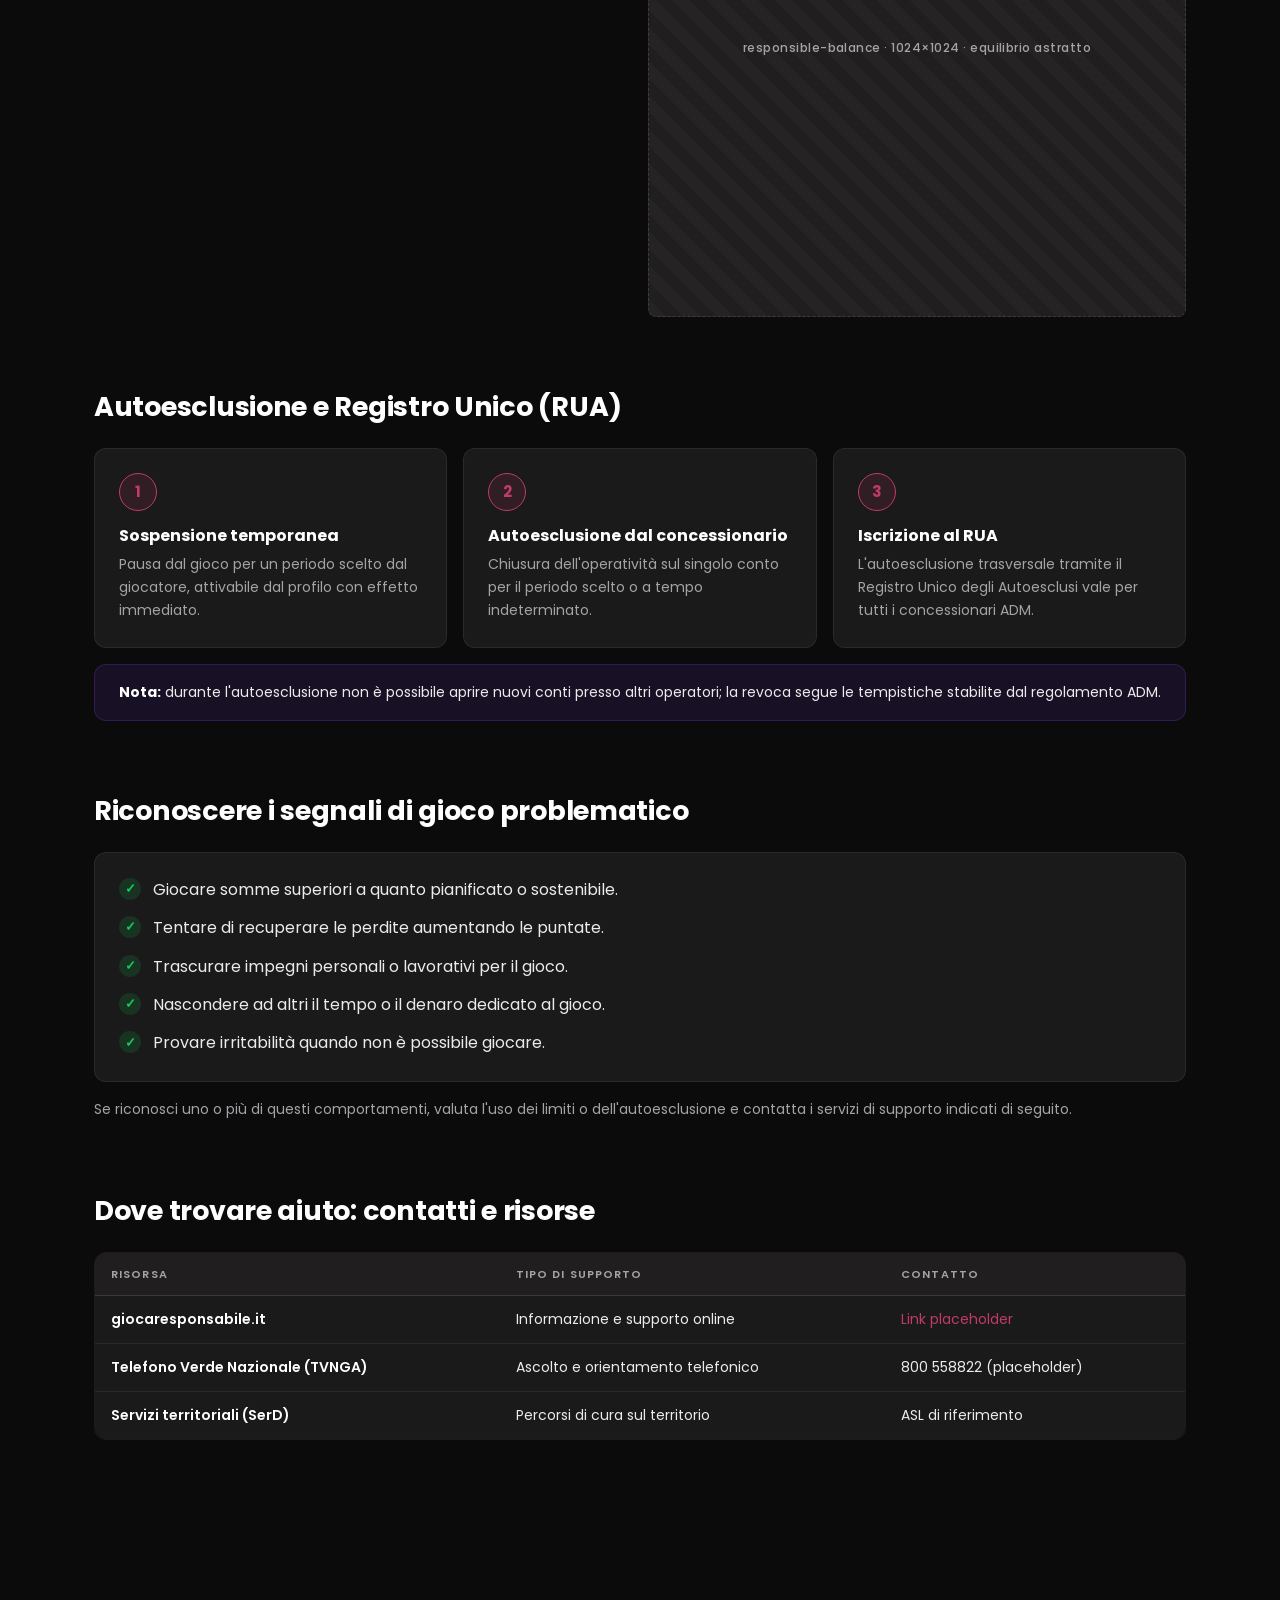
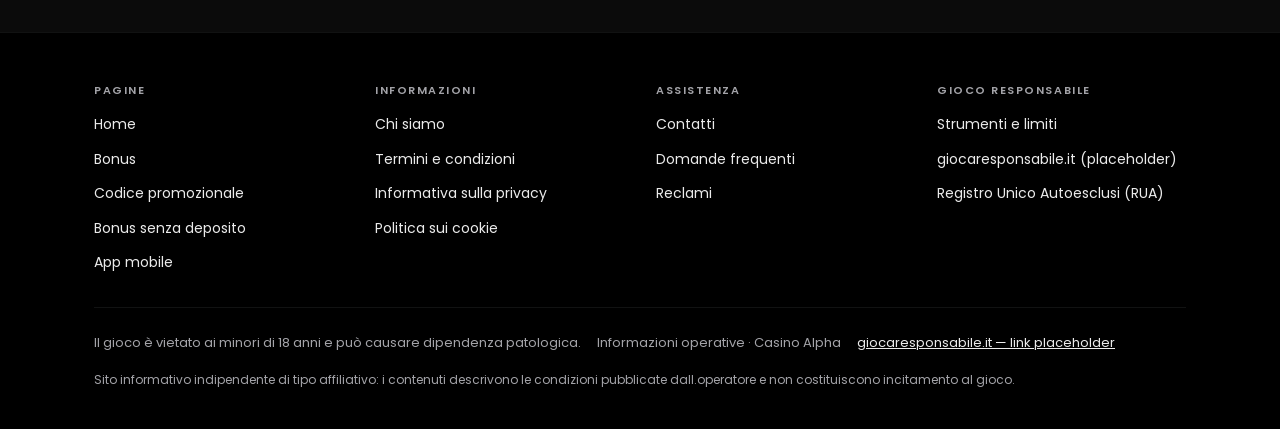
<file: gioco-responsabile.html>
<!DOCTYPE html>
<html lang="it">

<head>
  <meta charset="utf-8">
  <meta name="viewport" content="width=device-width, initial-scale=1">
  <title>Casino Alpha · Gioco responsabile — Wireframe</title>
  <link rel="stylesheet" href="./style.css">
</head>

<body>
  <header class="site-header">
    <div class="container">
      <a class="logo" href="./index.html"><span class="logo-mark"></span><span>Casino Alpha</span></a>
      <nav class="main-nav">
        <a href="./index.html">Home</a>
        <a href="./app.html">App</a>
        <a href="./bonus.html">Bonus</a>
        <a href="./codice-promozionale.html">Codice promozionale</a>
        <a href="./bonus-senza-deposito.html">Bonus senza deposito</a>
        <a class="active" href="./gioco-responsabile.html">Gioco responsabile</a>
        <a href="./termini-e-condizioni.html">Termini</a>
      </nav>
      <div class="header-actions">
        <a class="btn btn-ghost btn-sm" href="#">Registrati</a>
        <a class="btn btn-primary btn-sm" href="#">Accedi</a>
      </div>
    </div>
  </header>

  <section class="page active" data-screen-label="Gioco responsabile">
    <main class="container">

      <div class="hero">
        <div class="hero-panel">
          <div class="hero-content">
            <span class="badge badge-accent">Tutela del giocatore</span>
            <h1>Gioco responsabile: strumenti, limiti e assistenza</h1>
            <p class="hero-sub">Gli strumenti previsti dalla normativa ADM per mantenere il controllo: limiti di
              deposito, promemoria di sessione, autoesclusione e contatti di supporto.</p>
            <div class="hero-actions">
              <a class="btn btn-ghost" href="#aiuto">Dove trovare aiuto</a>
            </div>
          </div>
          <div class="ph ph-square">responsible-balance · 1024×1024 · equilibrio astratto</div>
        </div>
      </div>

      <section class="section" id="politica-18">
        <div class="section-head">
          <h2>La politica 18+ e la verifica dell'età</h2>
        </div>
        <p>Il gioco a distanza è riservato ai maggiorenni: l'età viene verificata tramite codice fiscale e documento
          d'identità prima della piena operatività del conto. I conti che non completano la verifica entro i termini
          vengono sospesi e gli eventuali fondi restituiti secondo la procedura prevista.</p>
        <div class="notice-rg"><span>Nessuna funzione del sito o dell'app è
            accessibile ai minori; le segnalazioni di accesso indebito vengono gestite con priorità.</span></div>
      </section>

      <section class="section" id="limiti">
        <div class="section-head">
          <h2>Limiti di deposito, sessione e perdita</h2>
        </div>
        <div class="card-grid cols-3">
          <div class="card">
            <h3>Limite di deposito</h3>
            <p class="muted">Obbligatorio all'apertura del conto. Le riduzioni sono immediate; gli aumenti diventano
              effettivi dopo un periodo di attesa.</p>
          </div>
          <div class="card">
            <h3>Limite di sessione</h3>
            <p class="muted">Durata massima della sessione di gioco con disconnessione automatica al raggiungimento.
            </p>
          </div>
          <div class="card">
            <h3>Limite di perdita</h3>
            <p class="muted">Soglia sulle perdite nette nel periodo scelto, superata la quale il gioco viene
              sospeso.</p>
          </div>
        </div>
      </section>

      <section class="section" id="promemoria">
        <div class="section-head">
          <h2>Promemoria di realtà e cronologia di gioco</h2>
        </div>
        <div class="card-grid cols-2">
          <div>
            <p>Durante la sessione il sistema mostra promemoria periodici con tempo trascorso, importi giocati e saldo
              aggiornato. La cronologia completa di giocate, depositi e prelievi è consultabile dal profilo in
              qualsiasi momento.</p>
            <ul class="checklist">
              <li>Avvisi periodici configurabili sulla durata della sessione.</li>
              <li>Riepilogo di puntate e risultati al termine di ogni sessione.</li>
              <li>Estratto conto scaricabile per il periodo selezionato.</li>
            </ul>
          </div>
          <div class="ph ph-square">responsible-balance · 1024×1024 · equilibrio astratto</div>
        </div>
      </section>

      <section class="section" id="autoesclusione">
        <div class="section-head">
          <h2>Autoesclusione e Registro Unico (RUA)</h2>
        </div>
        <ol class="steps">
          <li><strong>Sospensione temporanea</strong>
            <p>Pausa dal gioco per un periodo scelto dal giocatore, attivabile dal profilo con effetto immediato.</p>
          </li>
          <li><strong>Autoesclusione dal concessionario</strong>
            <p>Chiusura dell'operatività sul singolo conto per il periodo scelto o a tempo indeterminato.</p>
          </li>
          <li><strong>Iscrizione al RUA</strong>
            <p>L'autoesclusione trasversale tramite il Registro Unico degli Autoesclusi vale per tutti i
              concessionari ADM.</p>
          </li>
        </ol>
        <div class="info-panel" style="margin-top:16px"><strong>Nota:</strong> durante l'autoesclusione non è
          possibile aprire nuovi conti presso altri operatori; la revoca segue le tempistiche
          stabilite dal regolamento ADM.</div>
      </section>

      <section class="section" id="segnali">
        <div class="section-head">
          <h2>Riconoscere i segnali di gioco problematico</h2>
        </div>
        <div class="card">
          <ul class="checklist">
            <li>Giocare somme superiori a quanto pianificato o sostenibile.</li>
            <li>Tentare di recuperare le perdite aumentando le puntate.</li>
            <li>Trascurare impegni personali o lavorativi per il gioco.</li>
            <li>Nascondere ad altri il tempo o il denaro dedicato al gioco.</li>
            <li>Provare irritabilità quando non è possibile giocare.</li>
          </ul>
        </div>
        <p class="muted" style="margin-top:16px">Se riconosci uno o più di questi comportamenti, valuta l'uso dei
          limiti o dell'autoesclusione e contatta i servizi di supporto indicati di seguito.</p>
      </section>

      <section class="section" id="aiuto">
        <div class="section-head">
          <h2>Dove trovare aiuto: contatti e risorse</h2>
        </div>
        <div class="table-wrap">
          <table>
            <thead>
              <tr>
                <th>Risorsa</th>
                <th>Tipo di supporto</th>
                <th>Contatto</th>
              </tr>
            </thead>
            <tbody>
              <tr>
                <td class="tier-name">giocaresponsabile.it</td>
                <td>Informazione e supporto online</td>
                <td><a href="#">Link placeholder</a></td>
              </tr>
              <tr>
                <td class="tier-name">Telefono Verde Nazionale (TVNGA)</td>
                <td>Ascolto e orientamento telefonico</td>
                <td>800 558822 (placeholder)</td>
              </tr>
              <tr>
                <td class="tier-name">Servizi territoriali (SerD)</td>
                <td>Percorsi di cura sul territorio</td>
                <td>ASL di riferimento</td>
              </tr>
            </tbody>
          </table>
        </div>
      </section>

    </main>
  </section>

  <footer class="site-footer">
    <div class="container">
      <div class="footer-cols">
        <div>
          <h4>Pagine</h4>
          <ul>
            <li><a href="./index.html">Home</a></li>
            <li><a href="./bonus.html">Bonus</a></li>
            <li><a href="./codice-promozionale.html">Codice promozionale</a></li>
            <li><a href="./bonus-senza-deposito.html">Bonus senza deposito</a></li>
            <li><a href="./app.html">App mobile</a></li>
          </ul>
        </div>
        <div>
          <h4>Informazioni</h4>
          <ul>
            <li><a href="#">Chi siamo</a></li>
            <li><a href="./termini-e-condizioni.html">Termini e condizioni</a></li>
            <li><a href="./informativa-sulla-privacy.html">Informativa sulla privacy</a></li>
            <li><a href="./politica-sui-cookie.html">Politica sui cookie</a></li>
          </ul>
        </div>
        <div>
          <h4>Assistenza</h4>
          <ul>
            <li><a href="#">Contatti</a></li>
            <li><a href="#">Domande frequenti</a></li>
            <li><a href="#">Reclami</a></li>
          </ul>
        </div>
        <div>
          <h4>Gioco responsabile</h4>
          <ul>
            <li><a href="./gioco-responsabile.html">Strumenti e limiti</a></li>
            <li><a href="#">giocaresponsabile.it (placeholder)</a></li>
            <li><a href="#">Registro Unico Autoesclusi (RUA)</a></li>
          </ul>
        </div>
      </div>
      <div class="compliance-strip">
        <span>Il gioco è vietato ai minori di 18 anni e può causare dipendenza patologica.</span>
        <span>Informazioni operative · Casino Alpha</span>
        <a href="#">giocaresponsabile.it — link placeholder</a>
      </div>
      <p class="footer-disclaimer">Sito informativo indipendente di tipo affiliativo: i contenuti descrivono le
        condizioni pubblicate dall.operatore e non costituiscono incitamento al gioco.</p>
    </div>
  </footer>
</body>

</html>
</file>
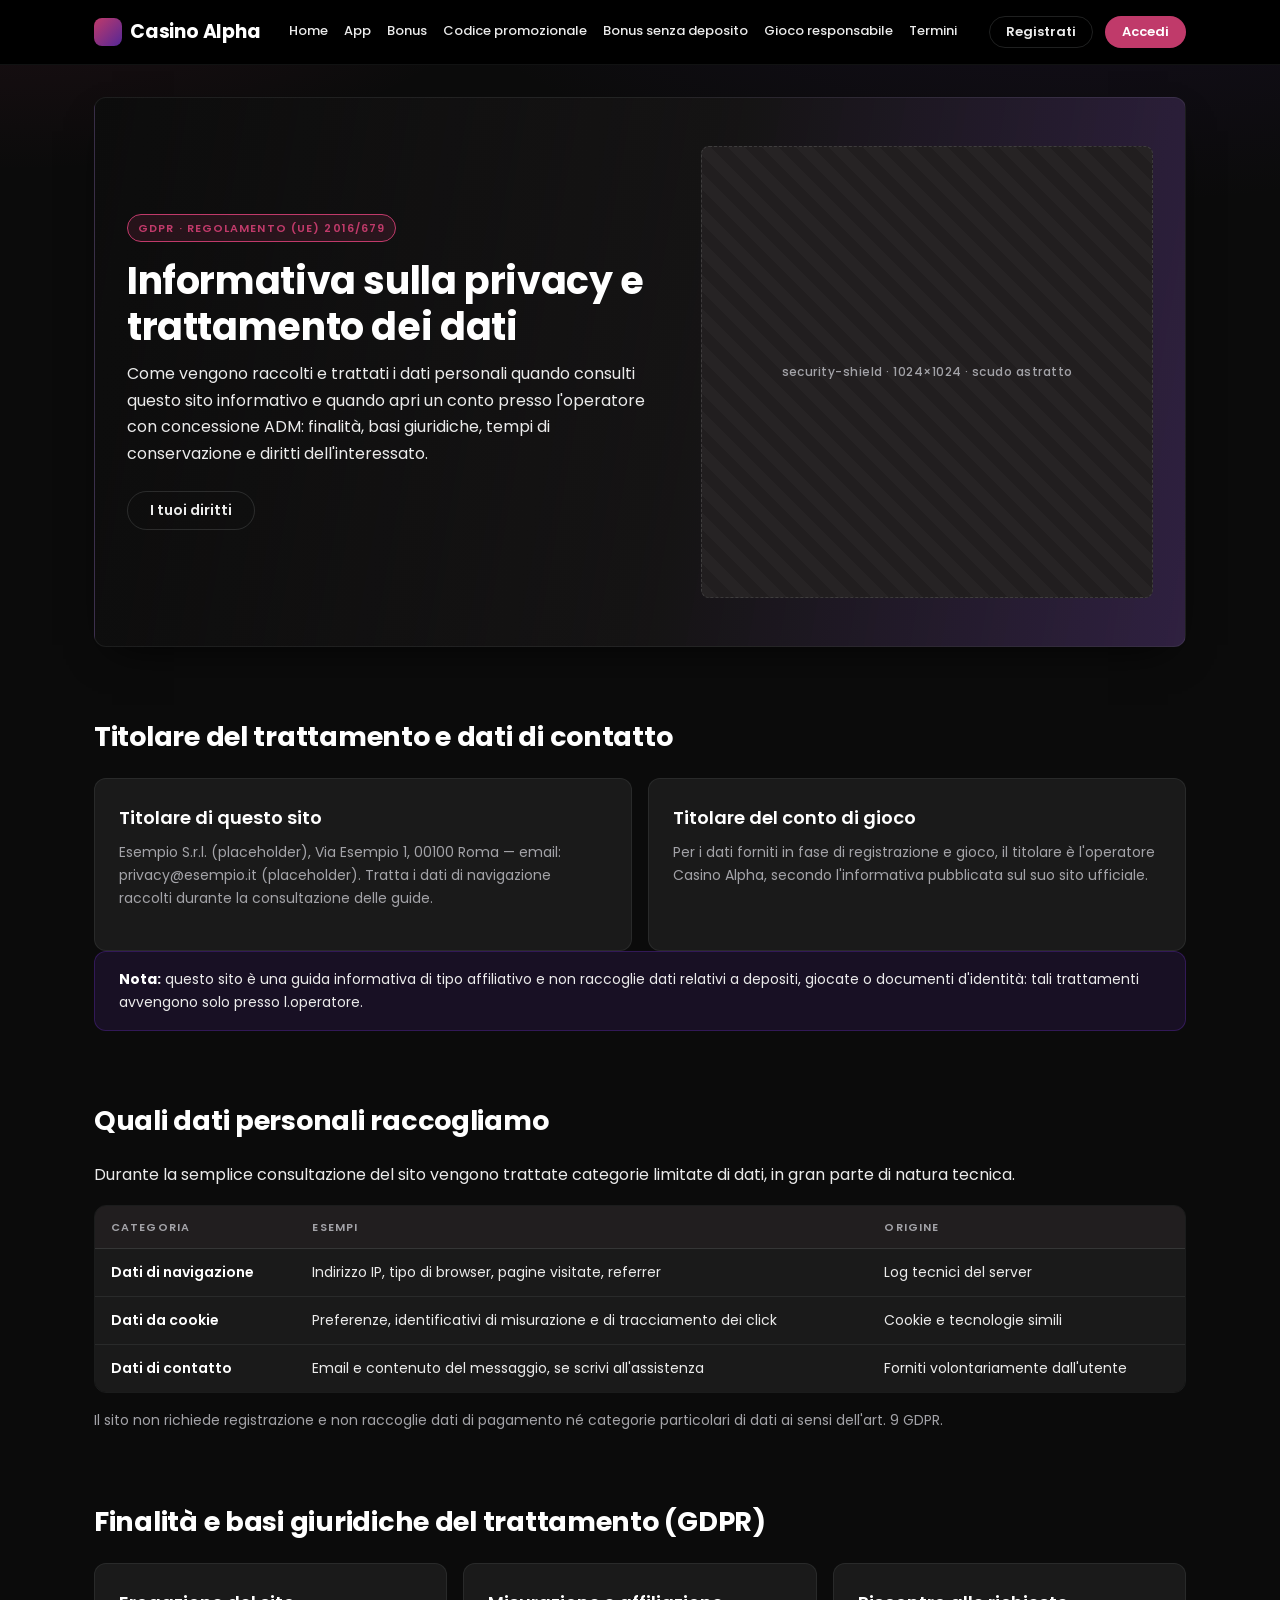
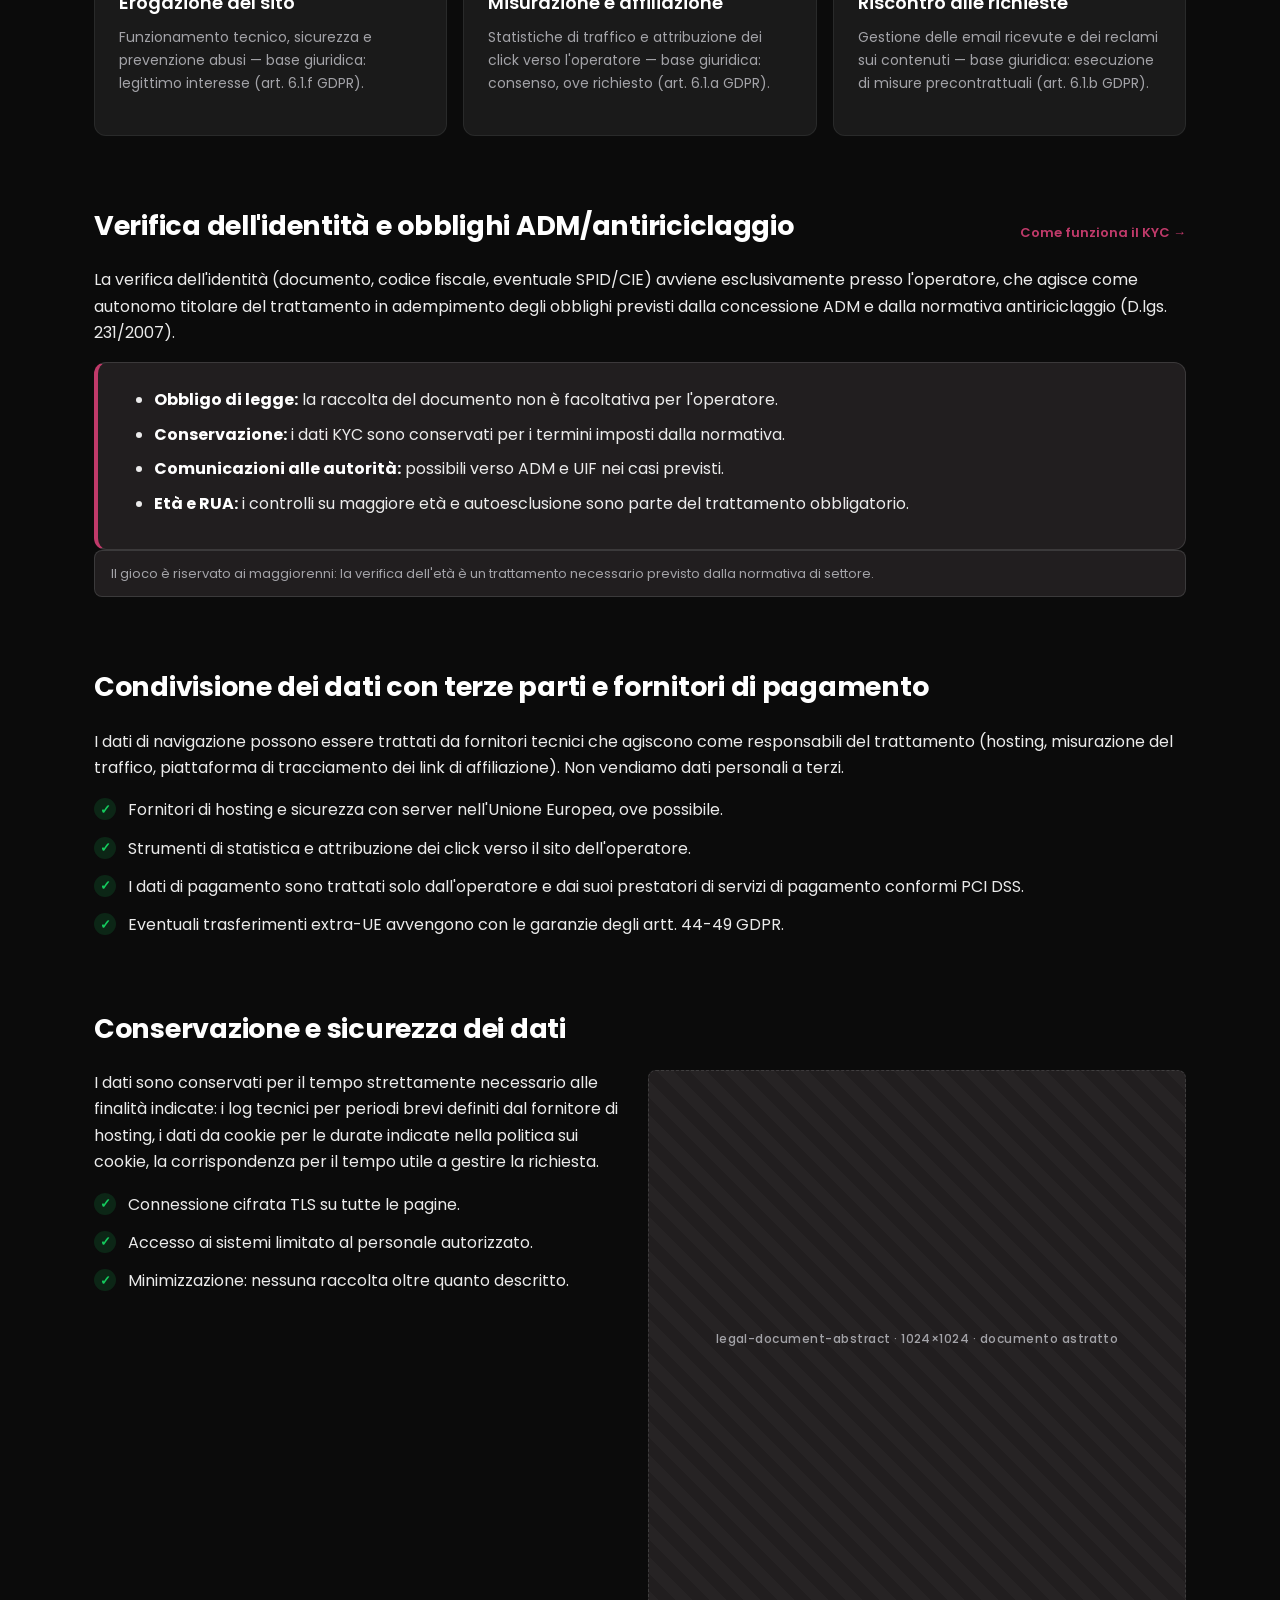
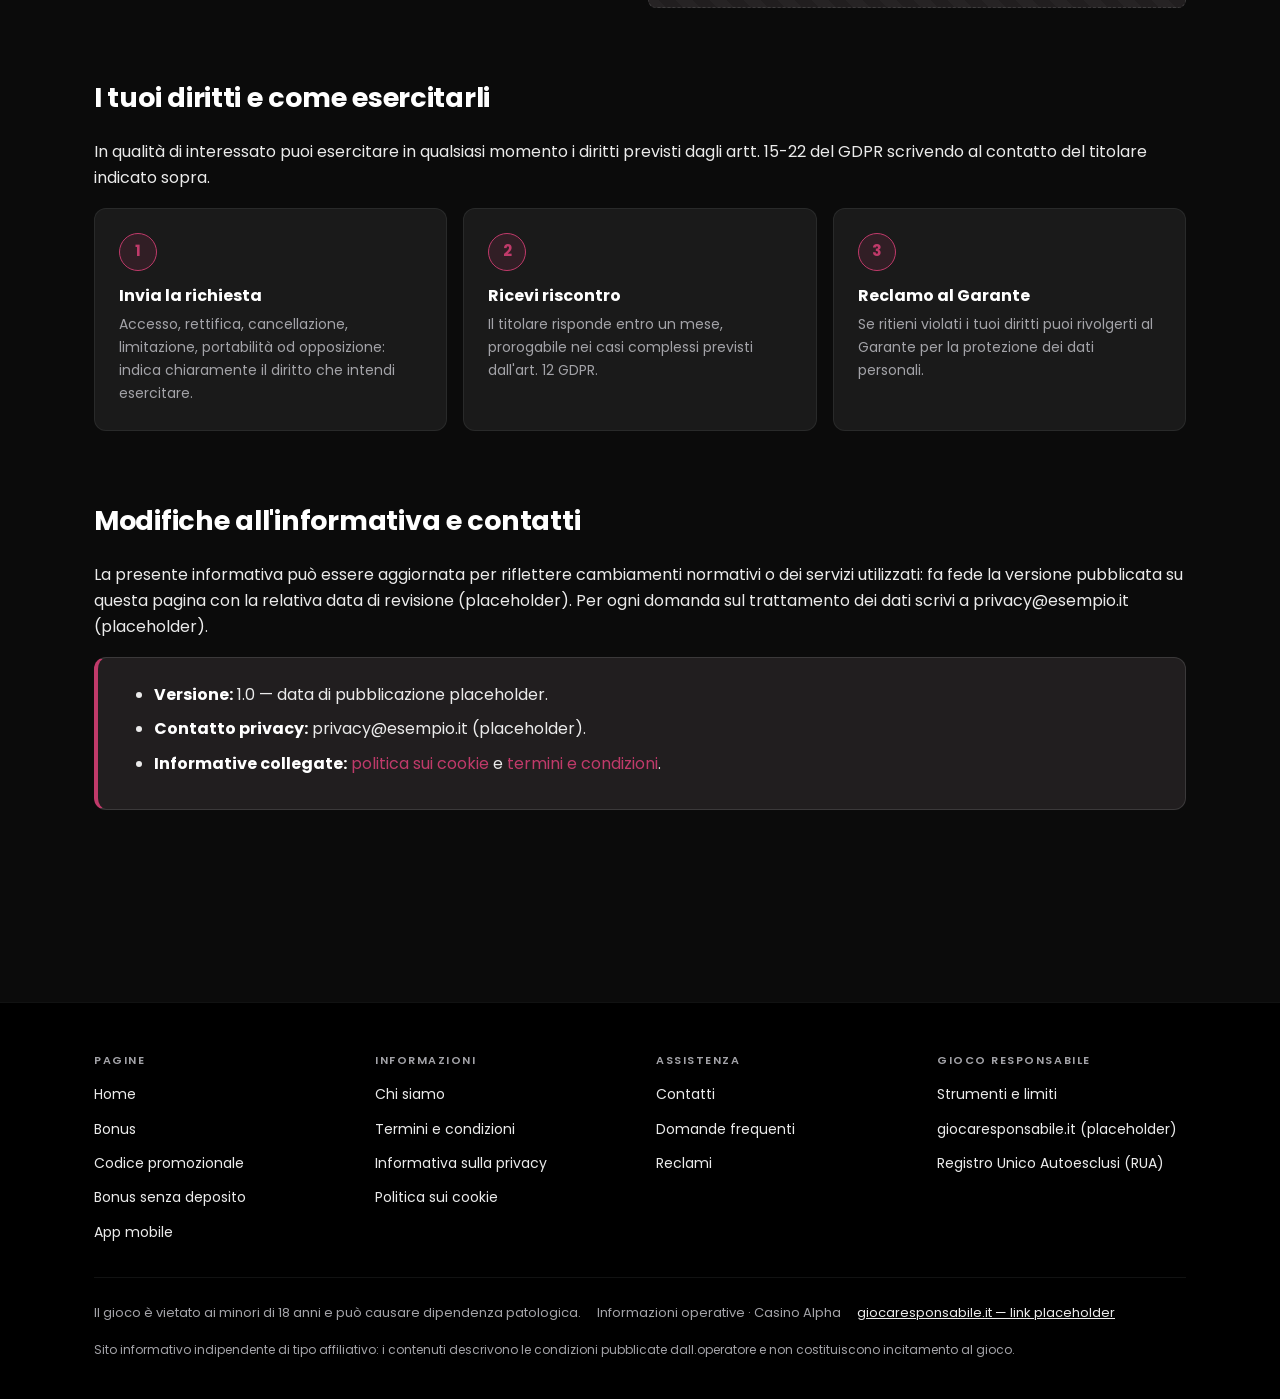
<file: informativa-sulla-privacy.html>
<!DOCTYPE html>
<html lang="it">

<head>
  <meta charset="utf-8">
  <meta name="viewport" content="width=device-width, initial-scale=1">
  <title>Casino Alpha · Informativa sulla privacy — Wireframe</title>
  <link rel="stylesheet" href="./style.css">
</head>

<body>
  <header class="site-header">
    <div class="container">
      <a class="logo" href="./index.html"><span class="logo-mark"></span><span>Casino Alpha</span></a>
      <nav class="main-nav">
        <a href="./index.html">Home</a>
        <a href="./app.html">App</a>
        <a href="./bonus.html">Bonus</a>
        <a href="./codice-promozionale.html">Codice promozionale</a>
        <a href="./bonus-senza-deposito.html">Bonus senza deposito</a>
        <a href="./gioco-responsabile.html">Gioco responsabile</a>
        <a href="./termini-e-condizioni.html">Termini</a>
      </nav>
      <div class="header-actions">
        <a class="btn btn-ghost btn-sm" href="#">Registrati</a>
        <a class="btn btn-primary btn-sm" href="#">Accedi</a>
      </div>
    </div>
  </header>

  <section class="page active" data-screen-label="Informativa sulla privacy">
    <main class="container">

      <div class="hero">
        <div class="hero-panel">
          <div class="hero-content">
            <span class="badge badge-accent">GDPR · Regolamento (UE) 2016/679</span>
            <h1>Informativa sulla privacy e trattamento dei dati</h1>
            <p class="hero-sub">Come vengono raccolti e trattati i dati personali quando consulti questo sito
              informativo e quando apri un conto presso l'operatore con concessione ADM: finalità, basi giuridiche,
              tempi di conservazione e diritti dell'interessato.</p>
            <div class="hero-actions">
              <a class="btn btn-ghost" href="#diritti">I tuoi diritti</a>
            </div>
          </div>
          <div class="ph ph-square">security-shield · 1024×1024 · scudo astratto</div>
        </div>
      </div>

      <section class="section" id="titolare">
        <div class="section-head">
          <h2>Titolare del trattamento e dati di contatto</h2>
        </div>
        <div class="card-grid cols-2">
          <div class="card">
            <h3>Titolare di questo sito</h3>
            <p class="muted">Esempio S.r.l. (placeholder), Via Esempio 1, 00100 Roma — email: privacy@esempio.it
              (placeholder). Tratta i dati di navigazione raccolti durante la consultazione delle guide.</p>
          </div>
          <div class="card">
            <h3>Titolare del conto di gioco</h3>
            <p class="muted">Per i dati forniti in fase di registrazione e gioco, il titolare è l'operatore Casino
              Alpha, secondo l'informativa pubblicata sul suo sito ufficiale.</p>
          </div>
        </div>
        <div class="info-panel"><strong>Nota:</strong> questo sito è una guida informativa di tipo affiliativo e non
          raccoglie dati relativi a depositi, giocate o documenti d'identità: tali trattamenti avvengono solo presso
          l.operatore.</div>
      </section>

      <section class="section" id="dati-raccolti">
        <div class="section-head">
          <h2>Quali dati personali raccogliamo</h2>
        </div>
        <p>Durante la semplice consultazione del sito vengono trattate categorie limitate di dati, in gran parte di
          natura tecnica.</p>
        <div class="table-wrap">
          <table>
            <thead>
              <tr>
                <th>Categoria</th>
                <th>Esempi</th>
                <th>Origine</th>
              </tr>
            </thead>
            <tbody>
              <tr>
                <td class="tier-name">Dati di navigazione</td>
                <td>Indirizzo IP, tipo di browser, pagine visitate, referrer</td>
                <td>Log tecnici del server</td>
              </tr>
              <tr>
                <td class="tier-name">Dati da cookie</td>
                <td>Preferenze, identificativi di misurazione e di tracciamento dei click</td>
                <td>Cookie e tecnologie simili</td>
              </tr>
              <tr>
                <td class="tier-name">Dati di contatto</td>
                <td>Email e contenuto del messaggio, se scrivi all'assistenza</td>
                <td>Forniti volontariamente dall'utente</td>
              </tr>
            </tbody>
          </table>
        </div>
        <p class="muted" style="margin-top:16px">Il sito non richiede registrazione e non raccoglie dati di pagamento
          né categorie particolari di dati ai sensi dell'art. 9 GDPR.</p>
      </section>

      <section class="section" id="finalita">
        <div class="section-head">
          <h2>Finalità e basi giuridiche del trattamento (GDPR)</h2>
        </div>
        <div class="card-grid cols-3">
          <div class="card">
            <h3>Erogazione del sito</h3>
            <p class="muted">Funzionamento tecnico, sicurezza e prevenzione abusi — base giuridica: legittimo
              interesse (art. 6.1.f GDPR).</p>
          </div>
          <div class="card">
            <h3>Misurazione e affiliazione</h3>
            <p class="muted">Statistiche di traffico e attribuzione dei click verso l'operatore — base giuridica:
              consenso, ove richiesto (art. 6.1.a GDPR).</p>
          </div>
          <div class="card">
            <h3>Riscontro alle richieste</h3>
            <p class="muted">Gestione delle email ricevute e dei reclami sui contenuti — base giuridica: esecuzione di
              misure precontrattuali (art. 6.1.b GDPR).</p>
          </div>
        </div>
      </section>

      <section class="section" id="kyc-adm">
        <div class="section-head">
          <h2>Verifica dell'identità e obblighi ADM/antiriciclaggio</h2>
          <a class="section-link" href="./termini-e-condizioni.html#registrazione">Come funziona il KYC →</a>
        </div>
        <p>La verifica dell'identità (documento, codice fiscale, eventuale SPID/CIE) avviene esclusivamente presso
          l'operatore, che agisce come autonomo titolare del trattamento in adempimento degli obblighi previsti dalla
          concessione ADM e dalla normativa antiriciclaggio (D.lgs. 231/2007).</p>
        <div class="rules-box">
          <ul>
            <li><strong>Obbligo di legge:</strong> la raccolta del documento non è facoltativa per l'operatore.</li>
            <li><strong>Conservazione:</strong> i dati KYC sono conservati per i termini imposti dalla normativa.</li>
            <li><strong>Comunicazioni alle autorità:</strong> possibili verso ADM e UIF nei casi previsti.</li>
            <li><strong>Età e RUA:</strong> i controlli su maggiore età e autoesclusione sono parte del trattamento
              obbligatorio.</li>
          </ul>
        </div>
        <div class="notice-rg"><span>Il gioco è riservato ai maggiorenni: la
            verifica dell'età è un trattamento necessario previsto dalla normativa di settore.</span></div>
      </section>

      <section class="section" id="terze-parti">
        <div class="section-head">
          <h2>Condivisione dei dati con terze parti e fornitori di pagamento</h2>
        </div>
        <p>I dati di navigazione possono essere trattati da fornitori tecnici che agiscono come responsabili del
          trattamento (hosting, misurazione del traffico, piattaforma di tracciamento dei link di affiliazione). Non
          vendiamo dati personali a terzi.</p>
        <ul class="checklist">
          <li>Fornitori di hosting e sicurezza con server nell'Unione Europea, ove possibile.</li>
          <li>Strumenti di statistica e attribuzione dei click verso il sito dell'operatore.</li>
          <li>I dati di pagamento sono trattati solo dall'operatore e dai suoi prestatori di servizi di pagamento
            conformi PCI DSS.</li>
          <li>Eventuali trasferimenti extra-UE avvengono con le garanzie degli artt. 44-49 GDPR.</li>
        </ul>
      </section>

      <section class="section" id="conservazione">
        <div class="section-head">
          <h2>Conservazione e sicurezza dei dati</h2>
        </div>
        <div class="card-grid cols-2">
          <div>
            <p>I dati sono conservati per il tempo strettamente necessario alle finalità indicate: i log tecnici per
              periodi brevi definiti dal fornitore di hosting, i dati da cookie per le durate indicate nella politica
              sui cookie, la corrispondenza per il tempo utile a gestire la richiesta.</p>
            <ul class="checklist">
              <li>Connessione cifrata TLS su tutte le pagine.</li>
              <li>Accesso ai sistemi limitato al personale autorizzato.</li>
              <li>Minimizzazione: nessuna raccolta oltre quanto descritto.</li>
            </ul>
          </div>
          <div class="ph ph-square">legal-document-abstract · 1024×1024 · documento astratto</div>
        </div>
      </section>

      <section class="section" id="diritti">
        <div class="section-head">
          <h2>I tuoi diritti e come esercitarli</h2>
        </div>
        <p>In qualità di interessato puoi esercitare in qualsiasi momento i diritti previsti dagli artt. 15-22 del
          GDPR scrivendo al contatto del titolare indicato sopra.</p>
        <ol class="steps">
          <li><strong>Invia la richiesta</strong>
            <p>Accesso, rettifica, cancellazione, limitazione, portabilità od opposizione: indica chiaramente il
              diritto che intendi esercitare.</p>
          </li>
          <li><strong>Ricevi riscontro</strong>
            <p>Il titolare risponde entro un mese, prorogabile nei casi complessi previsti dall'art. 12 GDPR.</p>
          </li>
          <li><strong>Reclamo al Garante</strong>
            <p>Se ritieni violati i tuoi diritti puoi rivolgerti al Garante per la protezione dei dati personali.</p>
          </li>
        </ol>
      </section>

      <section class="section" id="modifiche">
        <div class="section-head">
          <h2>Modifiche all'informativa e contatti</h2>
        </div>
        <p>La presente informativa può essere aggiornata per riflettere cambiamenti normativi o dei servizi
          utilizzati: fa fede la versione pubblicata su questa pagina con la relativa data di revisione
          (placeholder). Per ogni domanda sul trattamento dei dati scrivi a privacy@esempio.it (placeholder).</p>
        <div class="rules-box">
          <ul>
            <li><strong>Versione:</strong> 1.0 — data di pubblicazione placeholder.</li>
            <li><strong>Contatto privacy:</strong> privacy@esempio.it (placeholder).</li>
            <li><strong>Informative collegate:</strong> <a href="./politica-sui-cookie.html">politica sui cookie</a> e
              <a href="./termini-e-condizioni.html">termini e condizioni</a>.</li>
          </ul>
        </div>
      </section>

    </main>
  </section>

  <footer class="site-footer">
    <div class="container">
      <div class="footer-cols">
        <div>
          <h4>Pagine</h4>
          <ul>
            <li><a href="./index.html">Home</a></li>
            <li><a href="./bonus.html">Bonus</a></li>
            <li><a href="./codice-promozionale.html">Codice promozionale</a></li>
            <li><a href="./bonus-senza-deposito.html">Bonus senza deposito</a></li>
            <li><a href="./app.html">App mobile</a></li>
          </ul>
        </div>
        <div>
          <h4>Informazioni</h4>
          <ul>
            <li><a href="#">Chi siamo</a></li>
            <li><a href="./termini-e-condizioni.html">Termini e condizioni</a></li>
            <li><a href="./informativa-sulla-privacy.html">Informativa sulla privacy</a></li>
            <li><a href="./politica-sui-cookie.html">Politica sui cookie</a></li>
          </ul>
        </div>
        <div>
          <h4>Assistenza</h4>
          <ul>
            <li><a href="#">Contatti</a></li>
            <li><a href="#">Domande frequenti</a></li>
            <li><a href="#">Reclami</a></li>
          </ul>
        </div>
        <div>
          <h4>Gioco responsabile</h4>
          <ul>
            <li><a href="./gioco-responsabile.html">Strumenti e limiti</a></li>
            <li><a href="#">giocaresponsabile.it (placeholder)</a></li>
            <li><a href="#">Registro Unico Autoesclusi (RUA)</a></li>
          </ul>
        </div>
      </div>
      <div class="compliance-strip">
        <span>Il gioco è vietato ai minori di 18 anni e può causare dipendenza patologica.</span>
        <span>Informazioni operative · Casino Alpha</span>
        <a href="#">giocaresponsabile.it — link placeholder</a>
      </div>
      <p class="footer-disclaimer">Sito informativo indipendente di tipo affiliativo: i contenuti descrivono le
        condizioni pubblicate dall.operatore e non costituiscono incitamento al gioco.</p>
    </div>
  </footer>
</body>

</html>
</file>
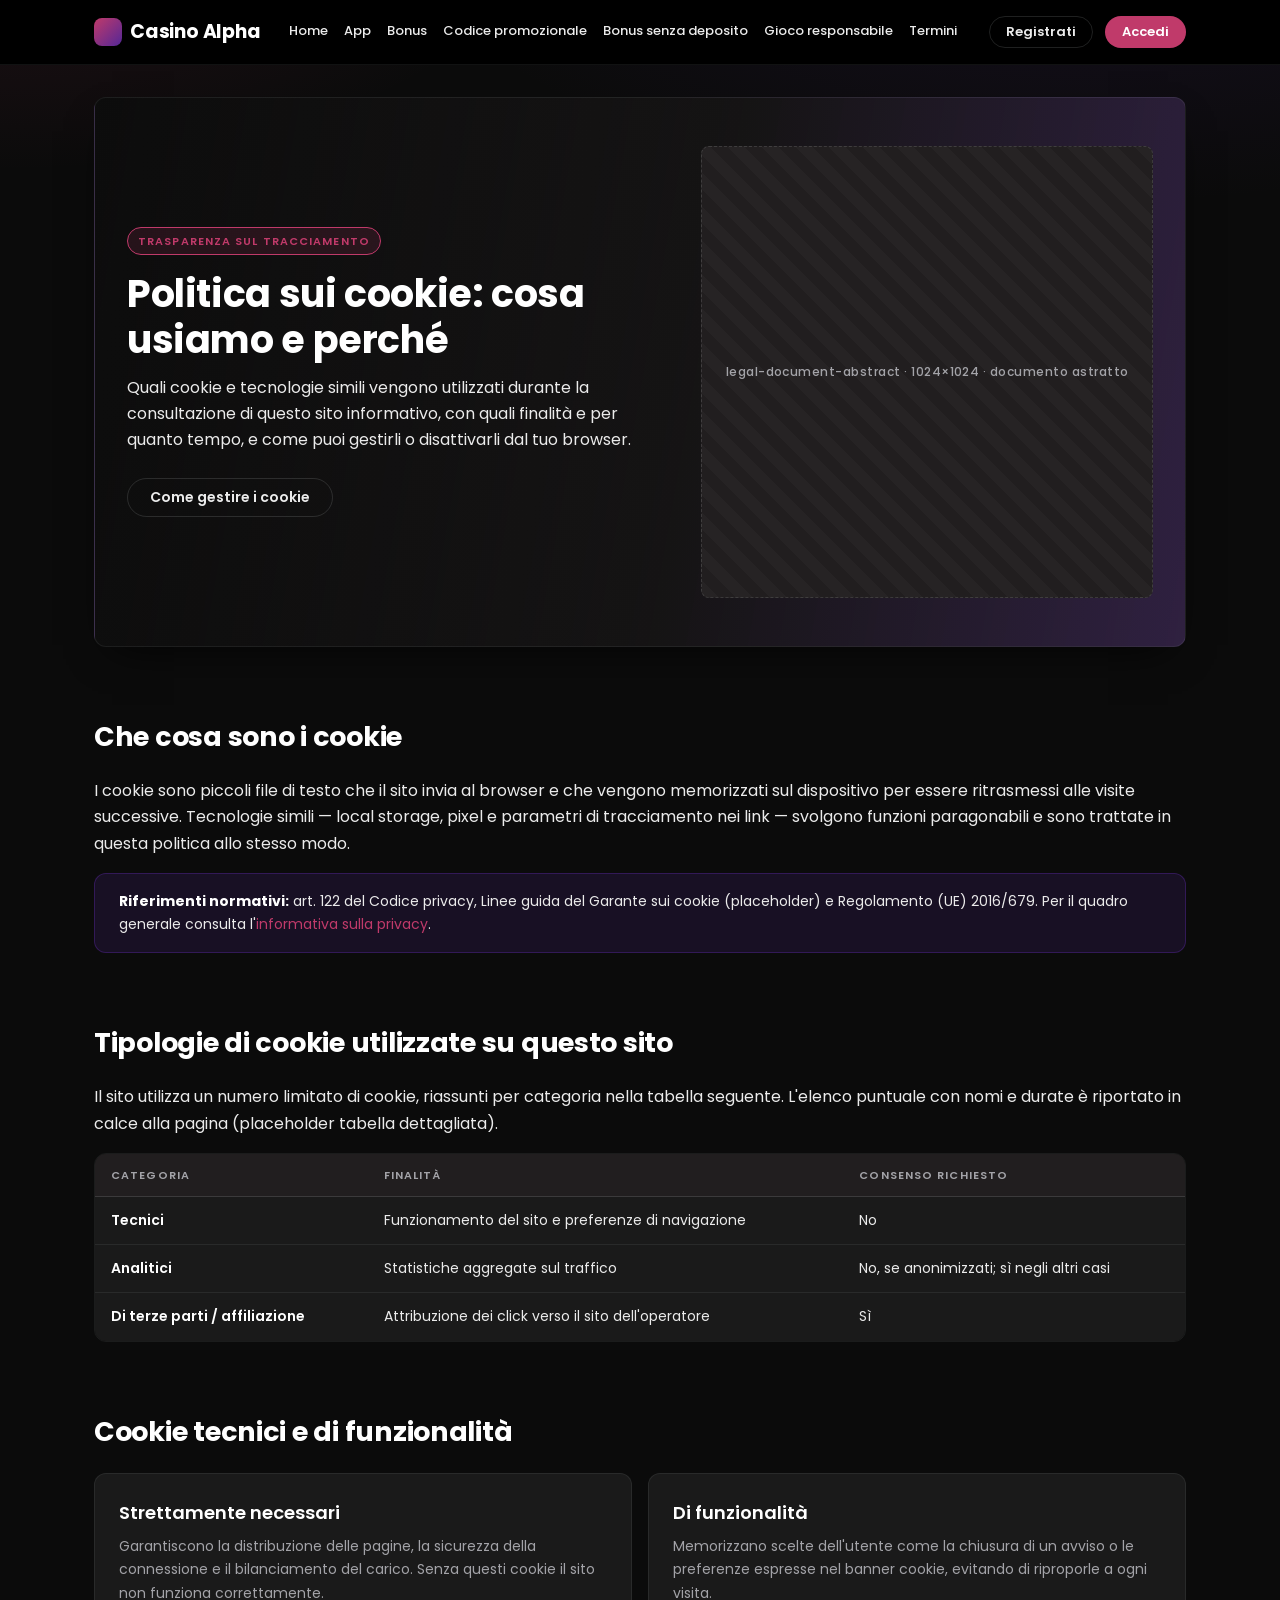
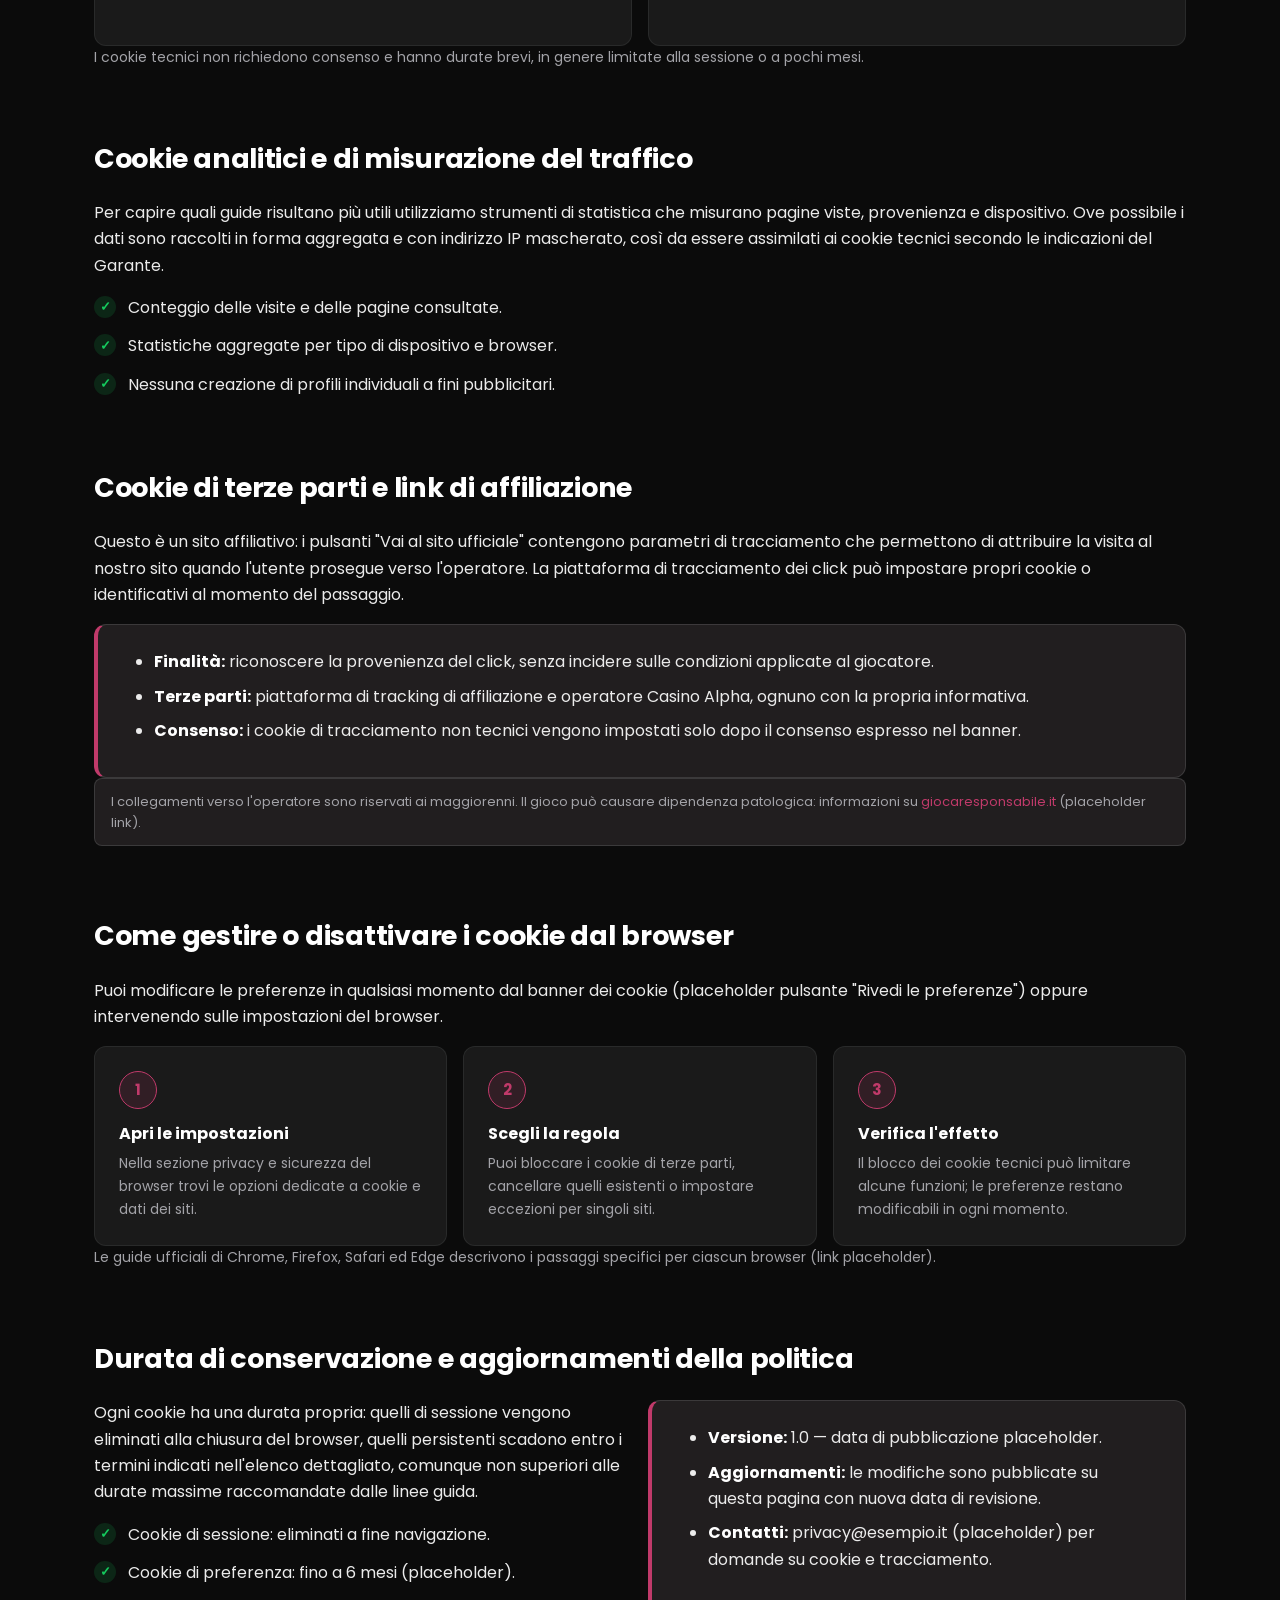
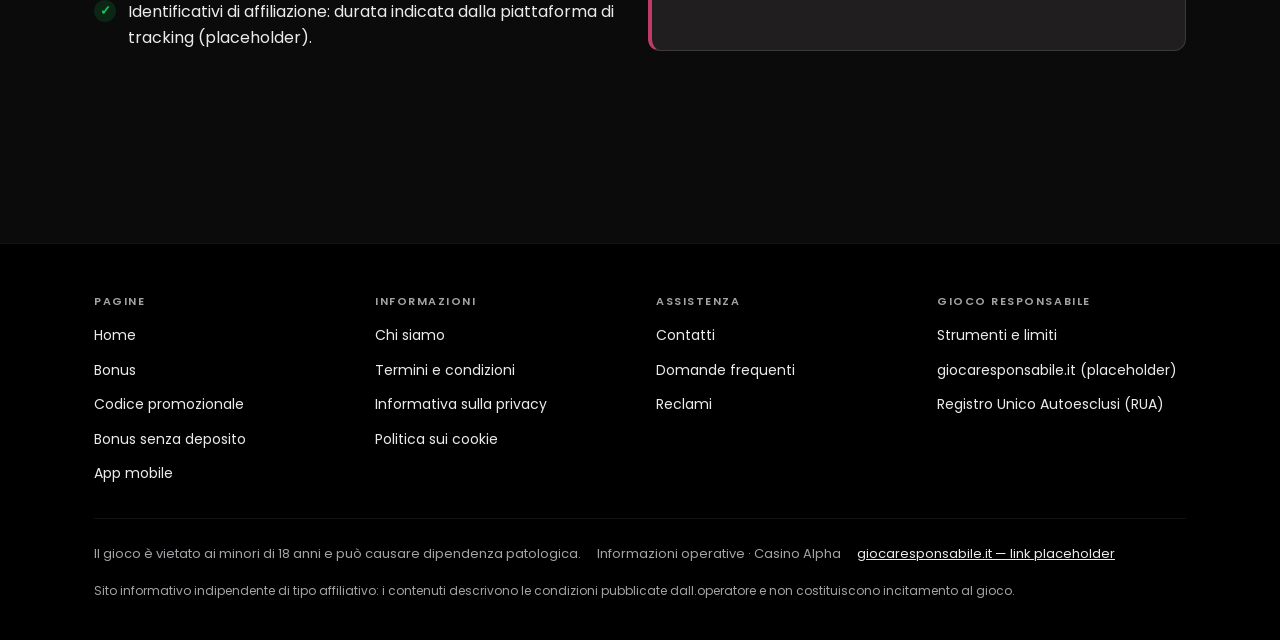
<file: politica-sui-cookie.html>
<!DOCTYPE html>
<html lang="it">

<head>
  <meta charset="utf-8">
  <meta name="viewport" content="width=device-width, initial-scale=1">
  <title>Casino Alpha · Politica sui cookie — Wireframe</title>
  <link rel="stylesheet" href="./style.css">
</head>

<body>
  <header class="site-header">
    <div class="container">
      <a class="logo" href="./index.html"><span class="logo-mark"></span><span>Casino Alpha</span></a>
      <nav class="main-nav">
        <a href="./index.html">Home</a>
        <a href="./app.html">App</a>
        <a href="./bonus.html">Bonus</a>
        <a href="./codice-promozionale.html">Codice promozionale</a>
        <a href="./bonus-senza-deposito.html">Bonus senza deposito</a>
        <a href="./gioco-responsabile.html">Gioco responsabile</a>
        <a href="./termini-e-condizioni.html">Termini</a>
      </nav>
      <div class="header-actions">
        <a class="btn btn-ghost btn-sm" href="#">Registrati</a>
        <a class="btn btn-primary btn-sm" href="#">Accedi</a>
      </div>
    </div>
  </header>

  <section class="page active" data-screen-label="Politica sui cookie">
    <main class="container">

      <div class="hero">
        <div class="hero-panel">
          <div class="hero-content">
            <span class="badge badge-accent">Trasparenza sul tracciamento</span>
            <h1>Politica sui cookie: cosa usiamo e perché</h1>
            <p class="hero-sub">Quali cookie e tecnologie simili vengono utilizzati durante la consultazione di questo
              sito informativo, con quali finalità e per quanto tempo, e come puoi gestirli o disattivarli dal tuo
              browser.</p>
            <div class="hero-actions">
              <a class="btn btn-ghost" href="#gestione">Come gestire i cookie</a>
            </div>
          </div>
          <div class="ph ph-square">legal-document-abstract · 1024×1024 · documento astratto</div>
        </div>
      </div>

      <section class="section" id="cosa-sono">
        <div class="section-head">
          <h2>Che cosa sono i cookie</h2>
        </div>
        <p>I cookie sono piccoli file di testo che il sito invia al browser e che vengono memorizzati sul dispositivo
          per essere ritrasmessi alle visite successive. Tecnologie simili — local storage, pixel e parametri di
          tracciamento nei link — svolgono funzioni paragonabili e sono trattate in questa politica allo stesso
          modo.</p>
        <div class="info-panel"><strong>Riferimenti normativi:</strong> art. 122 del Codice privacy, Linee guida del
          Garante sui cookie (placeholder) e Regolamento (UE) 2016/679. Per il quadro generale consulta
          l'<a href="./informativa-sulla-privacy.html">informativa sulla privacy</a>.</div>
      </section>

      <section class="section" id="tipologie">
        <div class="section-head">
          <h2>Tipologie di cookie utilizzate su questo sito</h2>
        </div>
        <p>Il sito utilizza un numero limitato di cookie, riassunti per categoria nella tabella seguente. L'elenco
          puntuale con nomi e durate è riportato in calce alla pagina (placeholder tabella dettagliata).</p>
        <div class="table-wrap">
          <table>
            <thead>
              <tr>
                <th>Categoria</th>
                <th>Finalità</th>
                <th>Consenso richiesto</th>
              </tr>
            </thead>
            <tbody>
              <tr>
                <td class="tier-name">Tecnici</td>
                <td>Funzionamento del sito e preferenze di navigazione</td>
                <td>No</td>
              </tr>
              <tr>
                <td class="tier-name">Analitici</td>
                <td>Statistiche aggregate sul traffico</td>
                <td>No, se anonimizzati; sì negli altri casi</td>
              </tr>
              <tr>
                <td class="tier-name">Di terze parti / affiliazione</td>
                <td>Attribuzione dei click verso il sito dell'operatore</td>
                <td>Sì</td>
              </tr>
            </tbody>
          </table>
        </div>
      </section>

      <section class="section" id="tecnici">
        <div class="section-head">
          <h2>Cookie tecnici e di funzionalità</h2>
        </div>
        <div class="card-grid cols-2">
          <div class="card">
            <h3>Strettamente necessari</h3>
            <p class="muted">Garantiscono la distribuzione delle pagine, la sicurezza della connessione e il
              bilanciamento del carico. Senza questi cookie il sito non funziona correttamente.</p>
          </div>
          <div class="card">
            <h3>Di funzionalità</h3>
            <p class="muted">Memorizzano scelte dell'utente come la chiusura di un avviso o le preferenze espresse nel
              banner cookie, evitando di riproporle a ogni visita.</p>
          </div>
        </div>
        <p class="muted">I cookie tecnici non richiedono consenso e hanno durate brevi, in genere limitate alla
          sessione o a pochi mesi.</p>
      </section>

      <section class="section" id="analitici">
        <div class="section-head">
          <h2>Cookie analitici e di misurazione del traffico</h2>
        </div>
        <p>Per capire quali guide risultano più utili utilizziamo strumenti di statistica che misurano pagine viste,
          provenienza e dispositivo. Ove possibile i dati sono raccolti in forma aggregata e con indirizzo IP
          mascherato, così da essere assimilati ai cookie tecnici secondo le indicazioni del Garante.</p>
        <ul class="checklist">
          <li>Conteggio delle visite e delle pagine consultate.</li>
          <li>Statistiche aggregate per tipo di dispositivo e browser.</li>
          <li>Nessuna creazione di profili individuali a fini pubblicitari.</li>
        </ul>
      </section>

      <section class="section" id="terze-parti">
        <div class="section-head">
          <h2>Cookie di terze parti e link di affiliazione</h2>
        </div>
        <p>Questo è un sito affiliativo: i pulsanti "Vai al sito ufficiale" contengono parametri di tracciamento che
          permettono di attribuire la visita al nostro sito quando l'utente prosegue verso l'operatore. La piattaforma
          di tracciamento dei click può impostare propri cookie o identificativi al momento del passaggio.</p>
        <div class="rules-box">
          <ul>
            <li><strong>Finalità:</strong> riconoscere la provenienza del click, senza incidere sulle condizioni
              applicate al giocatore.</li>
            <li><strong>Terze parti:</strong> piattaforma di tracking di affiliazione e operatore Casino Alpha, ognuno
              con la propria informativa.</li>
            <li><strong>Consenso:</strong> i cookie di tracciamento non tecnici vengono impostati solo dopo il
              consenso espresso nel banner.</li>
          </ul>
        </div>
        <div class="notice-rg"><span>I collegamenti verso l'operatore sono
            riservati ai maggiorenni. Il gioco può causare dipendenza patologica: informazioni su
            <a href="#">giocaresponsabile.it</a> (placeholder link).</span></div>
      </section>

      <section class="section" id="gestione">
        <div class="section-head">
          <h2>Come gestire o disattivare i cookie dal browser</h2>
        </div>
        <p>Puoi modificare le preferenze in qualsiasi momento dal banner dei cookie (placeholder pulsante "Rivedi le
          preferenze") oppure intervenendo sulle impostazioni del browser.</p>
        <ol class="steps">
          <li><strong>Apri le impostazioni</strong>
            <p>Nella sezione privacy e sicurezza del browser trovi le opzioni dedicate a cookie e dati dei siti.</p>
          </li>
          <li><strong>Scegli la regola</strong>
            <p>Puoi bloccare i cookie di terze parti, cancellare quelli esistenti o impostare eccezioni per singoli
              siti.</p>
          </li>
          <li><strong>Verifica l'effetto</strong>
            <p>Il blocco dei cookie tecnici può limitare alcune funzioni; le preferenze restano modificabili in ogni
              momento.</p>
          </li>
        </ol>
        <p class="muted">Le guide ufficiali di Chrome, Firefox, Safari ed Edge descrivono i passaggi specifici per
          ciascun browser (link placeholder).</p>
      </section>

      <section class="section" id="durata">
        <div class="section-head">
          <h2>Durata di conservazione e aggiornamenti della politica</h2>
        </div>
        <div class="card-grid cols-2">
          <div>
            <p>Ogni cookie ha una durata propria: quelli di sessione vengono eliminati alla chiusura del browser,
              quelli persistenti scadono entro i termini indicati nell'elenco dettagliato, comunque non superiori alle
              durate massime raccomandate dalle linee guida.</p>
            <ul class="checklist">
              <li>Cookie di sessione: eliminati a fine navigazione.</li>
              <li>Cookie di preferenza: fino a 6 mesi (placeholder).</li>
              <li>Identificativi di affiliazione: durata indicata dalla piattaforma di tracking (placeholder).</li>
            </ul>
          </div>
          <div class="rules-box">
            <ul>
              <li><strong>Versione:</strong> 1.0 — data di pubblicazione placeholder.</li>
              <li><strong>Aggiornamenti:</strong> le modifiche sono pubblicate su questa pagina con nuova data di
                revisione.</li>
              <li><strong>Contatti:</strong> privacy@esempio.it (placeholder) per domande su cookie e tracciamento.</li>
            </ul>
          </div>
        </div>
      </section>

    </main>
  </section>

  <footer class="site-footer">
    <div class="container">
      <div class="footer-cols">
        <div>
          <h4>Pagine</h4>
          <ul>
            <li><a href="./index.html">Home</a></li>
            <li><a href="./bonus.html">Bonus</a></li>
            <li><a href="./codice-promozionale.html">Codice promozionale</a></li>
            <li><a href="./bonus-senza-deposito.html">Bonus senza deposito</a></li>
            <li><a href="./app.html">App mobile</a></li>
          </ul>
        </div>
        <div>
          <h4>Informazioni</h4>
          <ul>
            <li><a href="#">Chi siamo</a></li>
            <li><a href="./termini-e-condizioni.html">Termini e condizioni</a></li>
            <li><a href="./informativa-sulla-privacy.html">Informativa sulla privacy</a></li>
            <li><a href="./politica-sui-cookie.html">Politica sui cookie</a></li>
          </ul>
        </div>
        <div>
          <h4>Assistenza</h4>
          <ul>
            <li><a href="#">Contatti</a></li>
            <li><a href="#">Domande frequenti</a></li>
            <li><a href="#">Reclami</a></li>
          </ul>
        </div>
        <div>
          <h4>Gioco responsabile</h4>
          <ul>
            <li><a href="./gioco-responsabile.html">Strumenti e limiti</a></li>
            <li><a href="#">giocaresponsabile.it (placeholder)</a></li>
            <li><a href="#">Registro Unico Autoesclusi (RUA)</a></li>
          </ul>
        </div>
      </div>
      <div class="compliance-strip">
        <span>Il gioco è vietato ai minori di 18 anni e può causare dipendenza patologica.</span>
        <span>Informazioni operative · Casino Alpha</span>
        <a href="#">giocaresponsabile.it — link placeholder</a>
      </div>
      <p class="footer-disclaimer">Sito informativo indipendente di tipo affiliativo: i contenuti descrivono le
        condizioni pubblicate dall.operatore e non costituiscono incitamento al gioco.</p>
    </div>
  </footer>
</body>

</html>
</file>
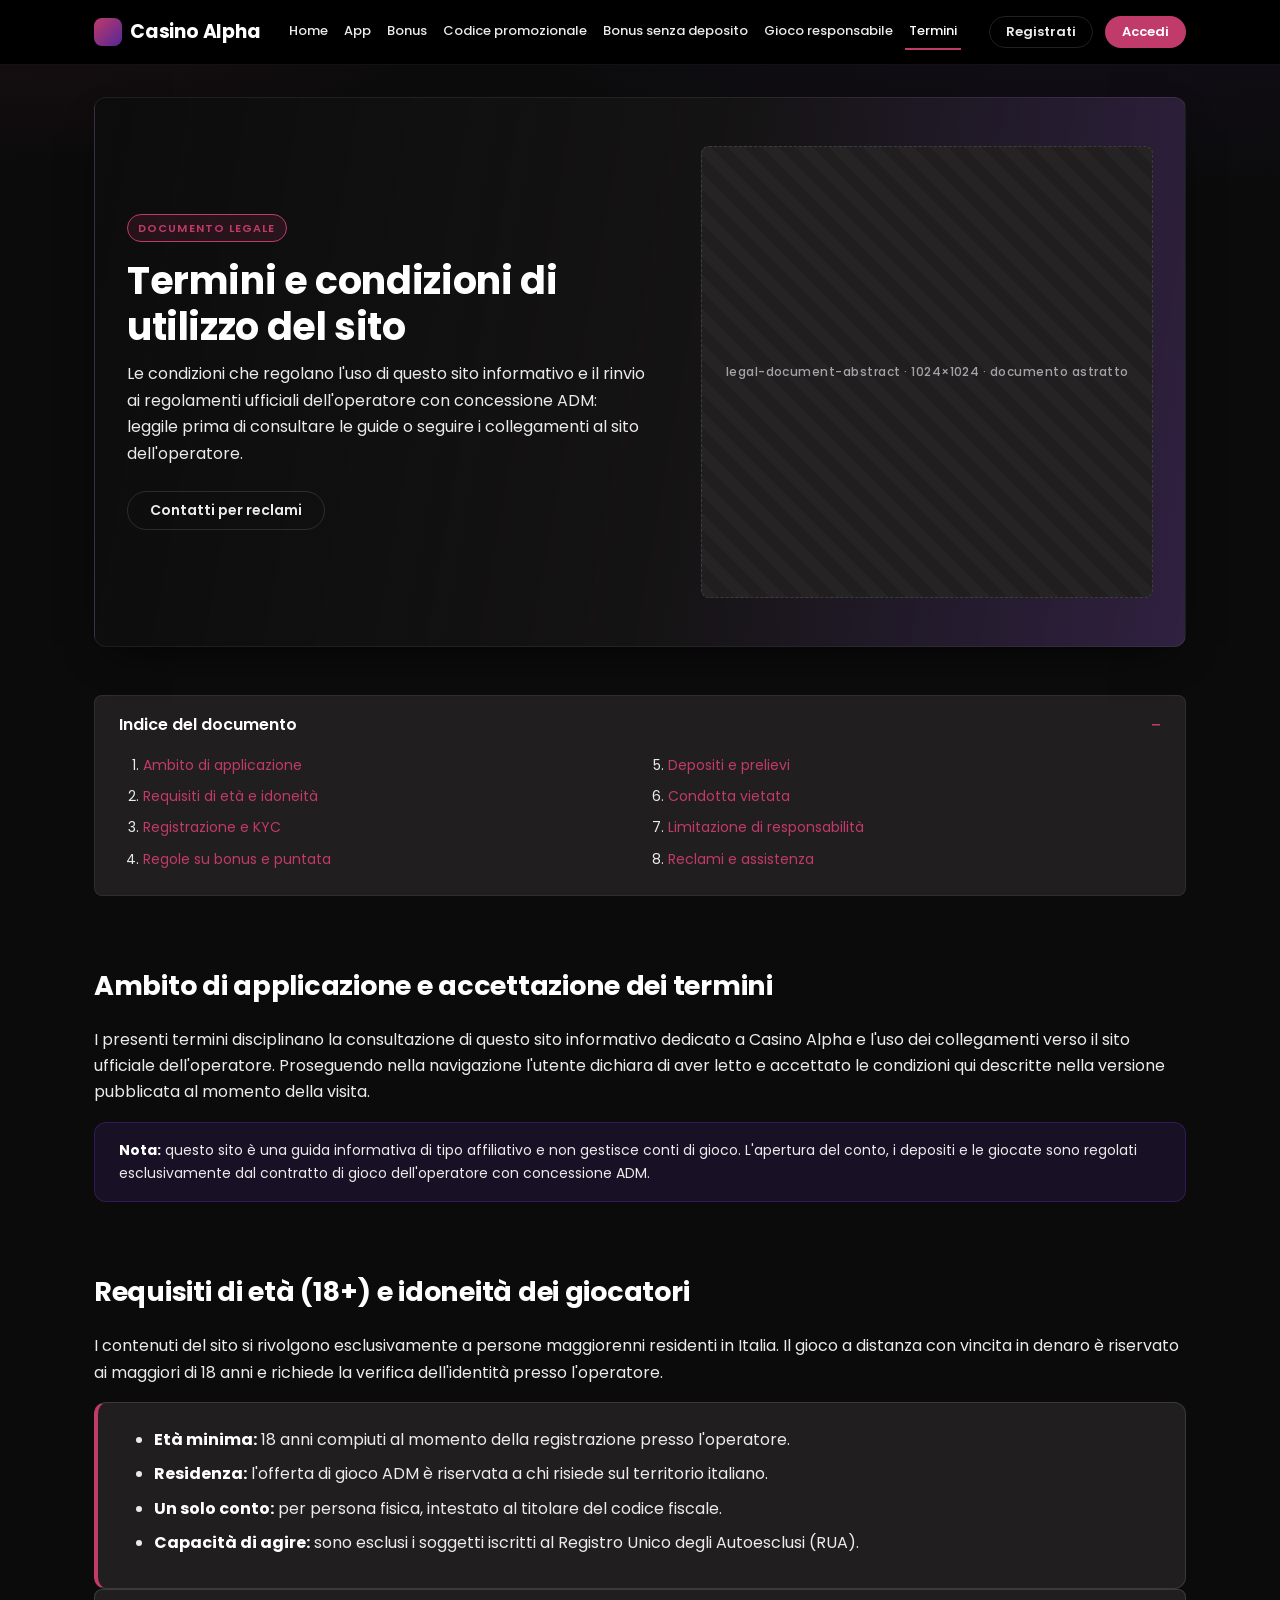
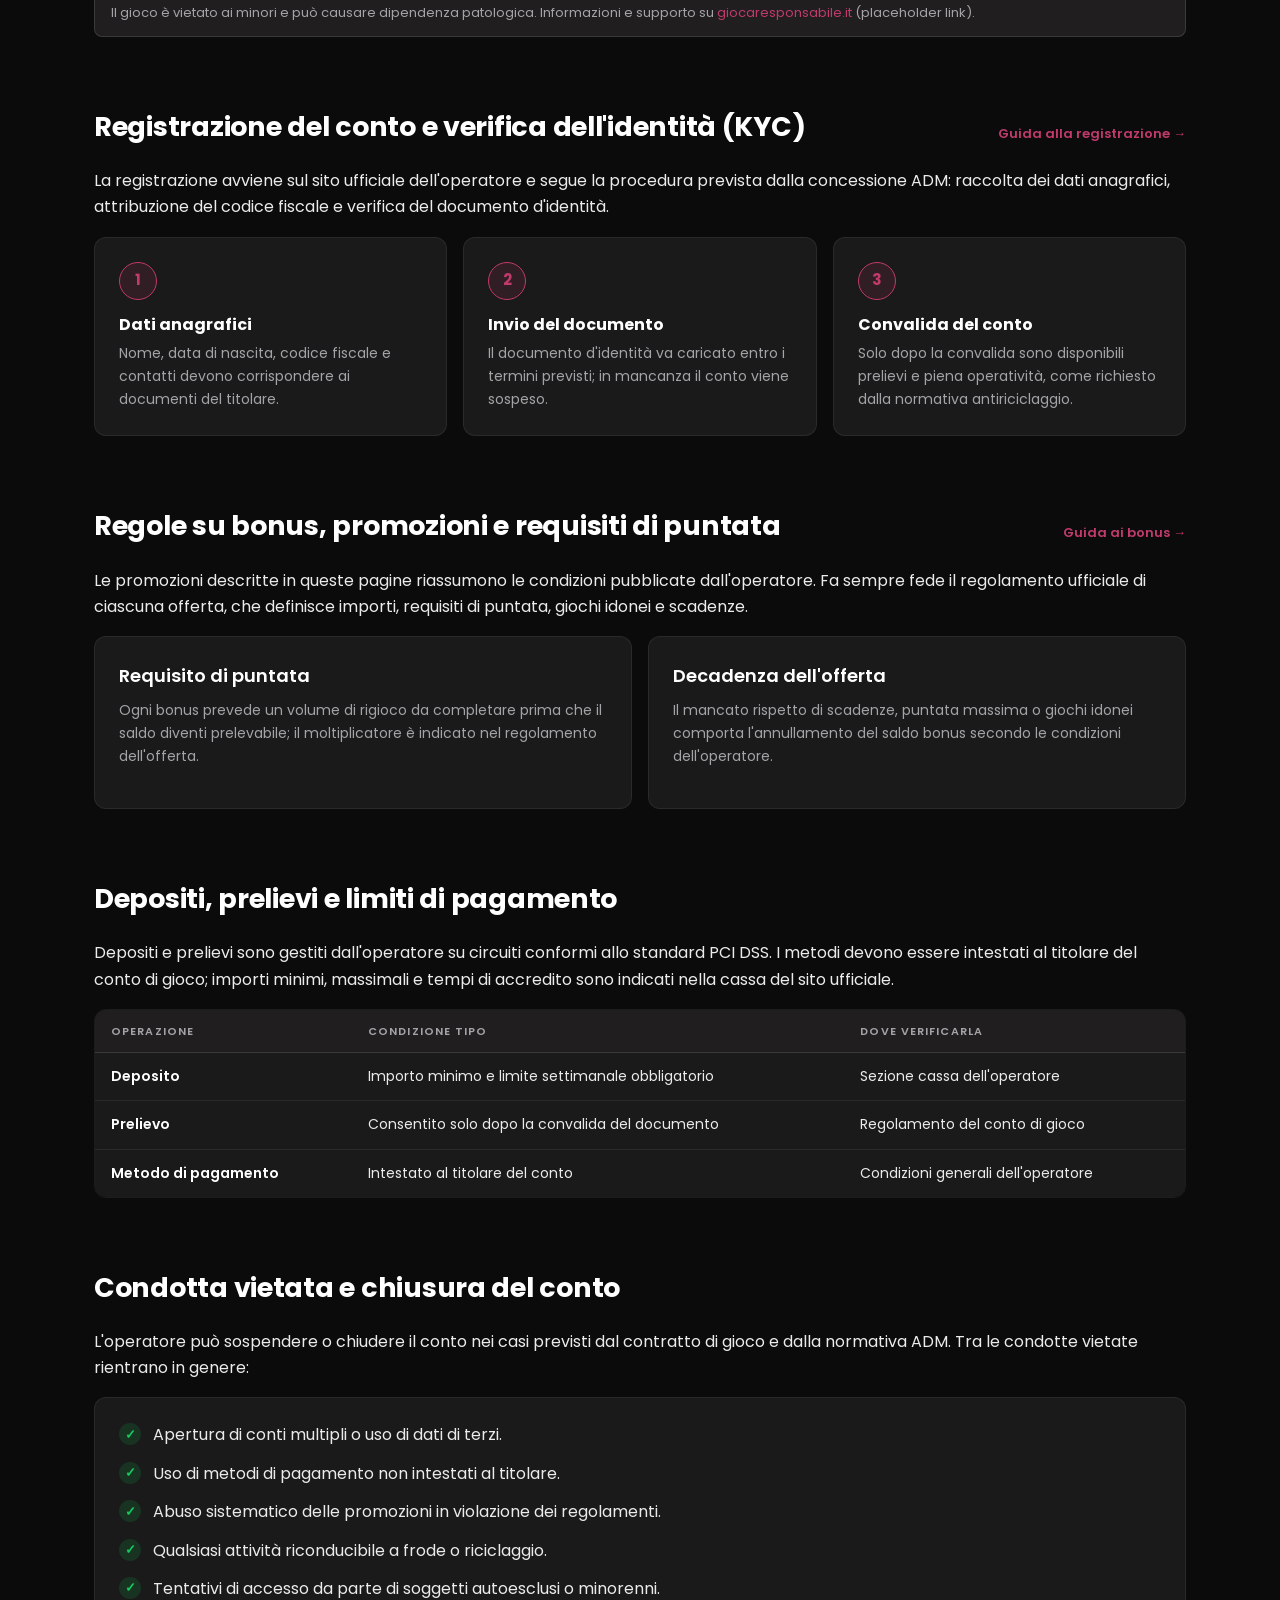
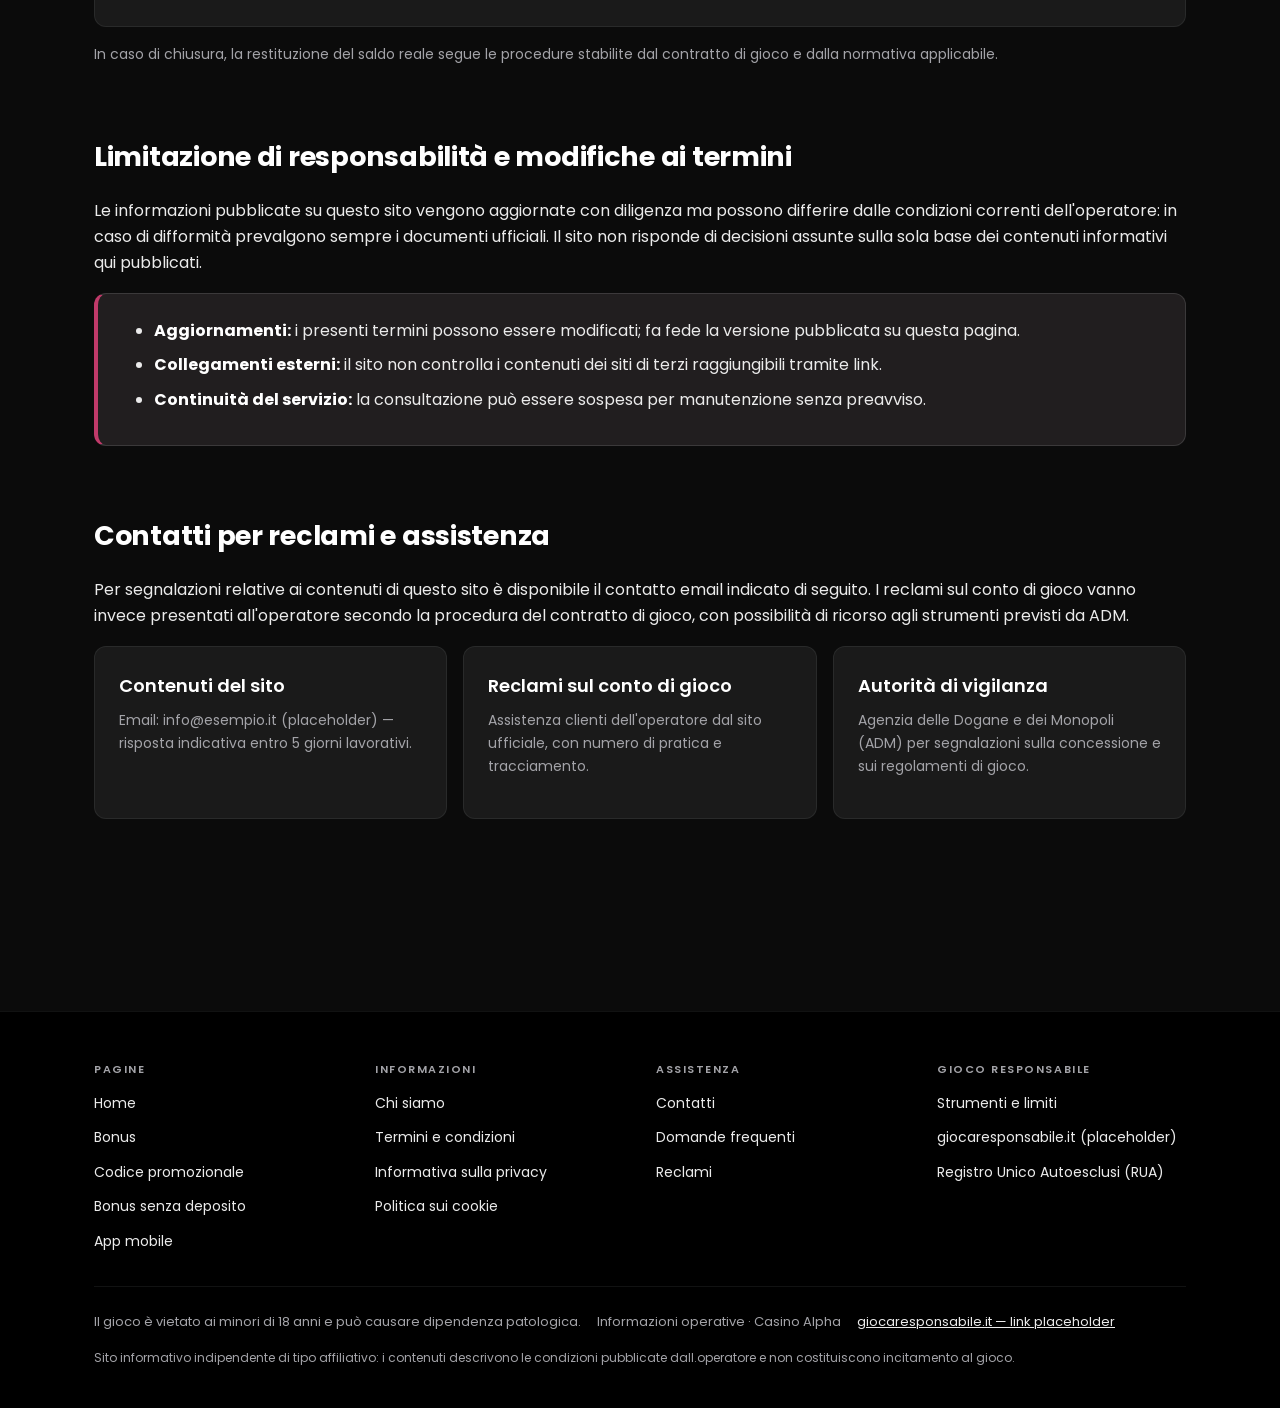
<file: termini-e-condizioni.html>
<!DOCTYPE html>
<html lang="it">

<head>
  <meta charset="utf-8">
  <meta name="viewport" content="width=device-width, initial-scale=1">
  <title>Casino Alpha · Termini e condizioni — Wireframe</title>
  <link rel="stylesheet" href="./style.css">
</head>

<body>
  <header class="site-header">
    <div class="container">
      <a class="logo" href="./index.html"><span class="logo-mark"></span><span>Casino Alpha</span></a>
      <nav class="main-nav">
        <a href="./index.html">Home</a>
        <a href="./app.html">App</a>
        <a href="./bonus.html">Bonus</a>
        <a href="./codice-promozionale.html">Codice promozionale</a>
        <a href="./bonus-senza-deposito.html">Bonus senza deposito</a>
        <a href="./gioco-responsabile.html">Gioco responsabile</a>
        <a class="active" href="./termini-e-condizioni.html">Termini</a>
      </nav>
      <div class="header-actions">
        <a class="btn btn-ghost btn-sm" href="#">Registrati</a>
        <a class="btn btn-primary btn-sm" href="#">Accedi</a>
      </div>
    </div>
  </header>

  <section class="page active" data-screen-label="Termini e condizioni">
    <main class="container">

      <div class="hero">
        <div class="hero-panel">
          <div class="hero-content">
            <span class="badge badge-accent">Documento legale</span>
            <h1>Termini e condizioni di utilizzo del sito</h1>
            <p class="hero-sub">Le condizioni che regolano l'uso di questo sito informativo e il rinvio ai regolamenti
              ufficiali dell'operatore con concessione ADM: leggile prima di consultare le guide o seguire i
              collegamenti al sito dell'operatore.</p>
            <div class="hero-actions">
              <a class="btn btn-ghost" href="#reclami">Contatti per reclami</a>
            </div>
          </div>
          <div class="ph ph-square">legal-document-abstract · 1024×1024 · documento astratto</div>
        </div>
      </div>

      <div class="toc">
        <details open>
          <summary>Indice del documento</summary>
          <div class="details-body">
            <ol>
              <li><a href="#ambito">Ambito di applicazione</a></li>
              <li><a href="#eta">Requisiti di età e idoneità</a></li>
              <li><a href="#registrazione">Registrazione e KYC</a></li>
              <li><a href="#bonus">Regole su bonus e puntata</a></li>
              <li><a href="#pagamenti">Depositi e prelievi</a></li>
              <li><a href="#condotta">Condotta vietata</a></li>
              <li><a href="#responsabilita">Limitazione di responsabilità</a></li>
              <li><a href="#reclami">Reclami e assistenza</a></li>
            </ol>
          </div>
        </details>
      </div>

      <section class="section" id="ambito">
        <div class="section-head">
          <h2>Ambito di applicazione e accettazione dei termini</h2>
        </div>
        <p>I presenti termini disciplinano la consultazione di questo sito informativo dedicato a Casino Alpha e l'uso
          dei collegamenti verso il sito ufficiale dell'operatore. Proseguendo nella navigazione l'utente dichiara di
          aver letto e accettato le condizioni qui descritte nella versione pubblicata al momento della visita.</p>
        <div class="info-panel"><strong>Nota:</strong> questo sito è una guida informativa di tipo affiliativo e non
          gestisce conti di gioco. L'apertura del conto, i depositi e le giocate sono regolati esclusivamente dal
          contratto di gioco dell'operatore con concessione ADM.</div>
      </section>

      <section class="section" id="eta">
        <div class="section-head">
          <h2>Requisiti di età (18+) e idoneità dei giocatori</h2>
        </div>
        <p>I contenuti del sito si rivolgono esclusivamente a persone maggiorenni residenti in Italia. Il gioco a
          distanza con vincita in denaro è riservato ai maggiori di 18 anni e richiede la verifica dell'identità
          presso l'operatore.</p>
        <div class="rules-box">
          <ul>
            <li><strong>Età minima:</strong> 18 anni compiuti al momento della registrazione presso l'operatore.</li>
            <li><strong>Residenza:</strong> l'offerta di gioco ADM è riservata a chi risiede sul territorio italiano.</li>
            <li><strong>Un solo conto:</strong> per persona fisica, intestato al titolare del codice fiscale.</li>
            <li><strong>Capacità di agire:</strong> sono esclusi i soggetti iscritti al Registro Unico degli
              Autoesclusi (RUA).</li>
          </ul>
        </div>
        <div class="notice-rg"><span>Il gioco è vietato ai minori e può causare
            dipendenza patologica. Informazioni e supporto su <a href="#">giocaresponsabile.it</a> (placeholder
            link).</span></div>
      </section>

      <section class="section" id="registrazione">
        <div class="section-head">
          <h2>Registrazione del conto e verifica dell'identità (KYC)</h2>
          <a class="section-link" href="./index.html#registrazione">Guida alla registrazione →</a>
        </div>
        <p>La registrazione avviene sul sito ufficiale dell'operatore e segue la procedura prevista dalla concessione
          ADM: raccolta dei dati anagrafici, attribuzione del codice fiscale e verifica del documento d'identità.</p>
        <ol class="steps">
          <li><strong>Dati anagrafici</strong>
            <p>Nome, data di nascita, codice fiscale e contatti devono corrispondere ai documenti del titolare.</p>
          </li>
          <li><strong>Invio del documento</strong>
            <p>Il documento d'identità va caricato entro i termini previsti; in mancanza il conto viene sospeso.</p>
          </li>
          <li><strong>Convalida del conto</strong>
            <p>Solo dopo la convalida sono disponibili prelievi e piena operatività, come richiesto dalla normativa
              antiriciclaggio.</p>
          </li>
        </ol>
      </section>

      <section class="section" id="bonus">
        <div class="section-head">
          <h2>Regole su bonus, promozioni e requisiti di puntata</h2>
          <a class="section-link" href="./bonus.html">Guida ai bonus →</a>
        </div>
        <p>Le promozioni descritte in queste pagine riassumono le condizioni pubblicate dall'operatore. Fa sempre fede
          il regolamento ufficiale di ciascuna offerta, che definisce importi, requisiti di puntata, giochi idonei e
          scadenze.</p>
        <div class="card-grid cols-2">
          <div class="card">
            <h3>Requisito di puntata</h3>
            <p class="muted">Ogni bonus prevede un volume di rigioco da completare prima che il saldo diventi
              prelevabile; il moltiplicatore è indicato nel regolamento dell'offerta.</p>
          </div>
          <div class="card">
            <h3>Decadenza dell'offerta</h3>
            <p class="muted">Il mancato rispetto di scadenze, puntata massima o giochi idonei comporta l'annullamento
              del saldo bonus secondo le condizioni dell'operatore.</p>
          </div>
        </div>
      </section>

      <section class="section" id="pagamenti">
        <div class="section-head">
          <h2>Depositi, prelievi e limiti di pagamento</h2>
        </div>
        <p>Depositi e prelievi sono gestiti dall'operatore su circuiti conformi allo standard PCI DSS. I metodi devono
          essere intestati al titolare del conto di gioco; importi minimi, massimali e tempi di accredito sono indicati
          nella cassa del sito ufficiale.</p>
        <div class="table-wrap">
          <table>
            <thead>
              <tr>
                <th>Operazione</th>
                <th>Condizione tipo</th>
                <th>Dove verificarla</th>
              </tr>
            </thead>
            <tbody>
              <tr>
                <td class="tier-name">Deposito</td>
                <td>Importo minimo e limite settimanale obbligatorio</td>
                <td>Sezione cassa dell'operatore</td>
              </tr>
              <tr>
                <td class="tier-name">Prelievo</td>
                <td>Consentito solo dopo la convalida del documento</td>
                <td>Regolamento del conto di gioco</td>
              </tr>
              <tr>
                <td class="tier-name">Metodo di pagamento</td>
                <td>Intestato al titolare del conto</td>
                <td>Condizioni generali dell'operatore</td>
              </tr>
            </tbody>
          </table>
        </div>
      </section>

      <section class="section" id="condotta">
        <div class="section-head">
          <h2>Condotta vietata e chiusura del conto</h2>
        </div>
        <p>L'operatore può sospendere o chiudere il conto nei casi previsti dal contratto di gioco e dalla normativa
          ADM. Tra le condotte vietate rientrano in genere:</p>
        <div class="card">
          <ul class="checklist">
            <li>Apertura di conti multipli o uso di dati di terzi.</li>
            <li>Uso di metodi di pagamento non intestati al titolare.</li>
            <li>Abuso sistematico delle promozioni in violazione dei regolamenti.</li>
            <li>Qualsiasi attività riconducibile a frode o riciclaggio.</li>
            <li>Tentativi di accesso da parte di soggetti autoesclusi o minorenni.</li>
          </ul>
        </div>
        <p class="muted" style="margin-top:16px">In caso di chiusura, la restituzione del saldo reale segue le
          procedure stabilite dal contratto di gioco e dalla normativa applicabile.</p>
      </section>

      <section class="section" id="responsabilita">
        <div class="section-head">
          <h2>Limitazione di responsabilità e modifiche ai termini</h2>
        </div>
        <p>Le informazioni pubblicate su questo sito vengono aggiornate con diligenza ma possono differire dalle
          condizioni correnti dell'operatore: in caso di difformità prevalgono sempre i documenti ufficiali. Il sito
          non risponde di decisioni assunte sulla sola base dei contenuti informativi qui pubblicati.</p>
        <div class="rules-box">
          <ul>
            <li><strong>Aggiornamenti:</strong> i presenti termini possono essere modificati; fa fede la versione
              pubblicata su questa pagina.</li>
            <li><strong>Collegamenti esterni:</strong> il sito non controlla i contenuti dei siti di terzi
              raggiungibili tramite link.</li>
            <li><strong>Continuità del servizio:</strong> la consultazione può essere sospesa per manutenzione senza
              preavviso.</li>
          </ul>
        </div>
      </section>

      <section class="section" id="reclami">
        <div class="section-head">
          <h2>Contatti per reclami e assistenza</h2>
        </div>
        <p>Per segnalazioni relative ai contenuti di questo sito è disponibile il contatto email indicato di seguito.
          I reclami sul conto di gioco vanno invece presentati all'operatore secondo la procedura del contratto di
          gioco, con possibilità di ricorso agli strumenti previsti da ADM.</p>
        <div class="card-grid cols-3">
          <div class="card">
            <h3>Contenuti del sito</h3>
            <p class="muted">Email: info@esempio.it (placeholder) — risposta indicativa entro 5 giorni lavorativi.</p>
          </div>
          <div class="card">
            <h3>Reclami sul conto di gioco</h3>
            <p class="muted">Assistenza clienti dell'operatore dal sito ufficiale, con numero di pratica e
              tracciamento.</p>
          </div>
          <div class="card">
            <h3>Autorità di vigilanza</h3>
            <p class="muted">Agenzia delle Dogane e dei Monopoli (ADM) per segnalazioni sulla concessione e sui
              regolamenti di gioco.</p>
          </div>
        </div>
      </section>

    </main>
  </section>

  <footer class="site-footer">
    <div class="container">
      <div class="footer-cols">
        <div>
          <h4>Pagine</h4>
          <ul>
            <li><a href="./index.html">Home</a></li>
            <li><a href="./bonus.html">Bonus</a></li>
            <li><a href="./codice-promozionale.html">Codice promozionale</a></li>
            <li><a href="./bonus-senza-deposito.html">Bonus senza deposito</a></li>
            <li><a href="./app.html">App mobile</a></li>
          </ul>
        </div>
        <div>
          <h4>Informazioni</h4>
          <ul>
            <li><a href="#">Chi siamo</a></li>
            <li><a href="./termini-e-condizioni.html">Termini e condizioni</a></li>
            <li><a href="./informativa-sulla-privacy.html">Informativa sulla privacy</a></li>
            <li><a href="./politica-sui-cookie.html">Politica sui cookie</a></li>
          </ul>
        </div>
        <div>
          <h4>Assistenza</h4>
          <ul>
            <li><a href="#">Contatti</a></li>
            <li><a href="#">Domande frequenti</a></li>
            <li><a href="#">Reclami</a></li>
          </ul>
        </div>
        <div>
          <h4>Gioco responsabile</h4>
          <ul>
            <li><a href="./gioco-responsabile.html">Strumenti e limiti</a></li>
            <li><a href="#">giocaresponsabile.it (placeholder)</a></li>
            <li><a href="#">Registro Unico Autoesclusi (RUA)</a></li>
          </ul>
        </div>
      </div>
      <div class="compliance-strip">
        <span>Il gioco è vietato ai minori di 18 anni e può causare dipendenza patologica.</span>
        <span>Informazioni operative · Casino Alpha</span>
        <a href="#">giocaresponsabile.it — link placeholder</a>
      </div>
      <p class="footer-disclaimer">Sito informativo indipendente di tipo affiliativo: i contenuti descrivono le
        condizioni pubblicate dall.operatore e non costituiscono incitamento al gioco.</p>
    </div>
  </footer>
</body>

</html>
</file>
<file: style.css>
/* ==========================================================================
   casino-lobby — dark single-brand casino lobby (Italian ADM market)
   Design system implementing the reference palette/typography/layout.
   Informational tone: subdued CTAs, no urgency styling, no winner feeds.
   ========================================================================== */

@import url('https://fonts.googleapis.com/css2?family=Poppins:wght@400;500;600;700&display=swap');

:root {
  /* palette (observed) */
  --bg: #0b0b0b;
  --surface: #1a1a1a;
  --surface-2: #211e1f;
  --header-bg: #000000;
  --text: #ffffff;
  --text-2: #ebebeb;
  --muted: #a3a3a8;
  --accent: #c03a6a;
  --accent-dark: #85284a;
  --accent-soft: rgba(192, 58, 106, 0.14);
  --purple: #542797;
  --purple-soft: rgba(84, 39, 151, 0.18);
  --success: #15cb5e;
  --border: rgba(220, 223, 228, 0.14);
  --border-soft: rgba(217, 221, 224, 0.08);

  /* typography */
  --font-sans: 'Poppins', 'Plus Jakarta Sans', 'Segoe UI', Helvetica, Arial, sans-serif;
  --font-mono: ui-monospace, 'SF Mono', 'Cascadia Code', Menlo, Consolas, monospace;

  /* spacing scale */
  --space-1: 4px;
  --space-2: 8px;
  --space-3: 12px;
  --space-4: 16px;
  --space-5: 24px;
  --space-6: 32px;
  --space-7: 48px;
  --space-8: 72px;

  --radius: 12px;
  --radius-sm: 8px;
  --container: 1140px;
  --shadow: 0 16px 40px -18px rgba(0, 0, 0, 0.85);
}

* { box-sizing: border-box; }

html { scroll-behavior: smooth; }

body {
  margin: 0;
  background:
    radial-gradient(1100px 500px at 85% -120px, rgba(84, 39, 151, 0.16), transparent 65%),
    radial-gradient(900px 420px at 0% -80px, rgba(192, 58, 106, 0.12), transparent 60%),
    var(--bg);
  color: var(--text-2);
  font-family: var(--font-sans);
  font-size: 16px;
  line-height: 1.65;
  -webkit-font-smoothing: antialiased;
}

.container {
  max-width: var(--container);
  margin: 0 auto;
  padding: 0 var(--space-5);
}

/* --------------------------------------------------------------------------
   Typography
   -------------------------------------------------------------------------- */

h1 {
  font-size: clamp(30px, 4vw, 38px);
  font-weight: 700;
  line-height: 1.2;
  color: var(--text);
  margin: 0 0 var(--space-4);
  letter-spacing: -0.01em;
}

h2 {
  font-size: clamp(22px, 3vw, 27px);
  font-weight: 700;
  line-height: 1.3;
  color: var(--text);
  margin: 0 0 var(--space-4);
  letter-spacing: -0.01em;
}

h3 {
  font-size: 18px;
  font-weight: 600;
  color: var(--text);
  margin: 0 0 var(--space-2);
}

p { margin: 0 0 var(--space-4); color: var(--text-2); }

a { color: var(--accent); text-decoration: none; transition: color 0.15s ease; }
a:hover { color: var(--text); }

.muted { color: var(--muted); font-size: 14px; }

.kicker {
  display: inline-block;
  font-size: 11px;
  font-weight: 600;
  letter-spacing: 0.14em;
  text-transform: uppercase;
  color: var(--accent);
  margin-bottom: var(--space-2);
}

/* promo codes — monospace pill */
.promo-code {
  font-family: var(--font-mono);
  font-size: 14px;
  font-weight: 600;
  letter-spacing: 0.08em;
  color: var(--text);
  background: var(--surface-2);
  border: 1px dashed var(--accent);
  border-radius: var(--radius-sm);
  padding: 6px 14px;
  display: inline-block;
}

/* --------------------------------------------------------------------------
   Buttons — subdued, informational (Decreto Dignità: no aggressive CTAs)
   -------------------------------------------------------------------------- */

.btn {
  display: inline-flex;
  align-items: center;
  gap: var(--space-2);
  padding: 10px 22px;
  border-radius: 999px;
  font-family: var(--font-sans);
  font-size: 14px;
  font-weight: 600;
  line-height: 1.2;
  text-decoration: none;
  border: 1px solid transparent;
  cursor: pointer;
  transition: background 0.15s ease, border-color 0.15s ease, color 0.15s ease;
}

.btn-primary {
  background: var(--accent);
  color: #ffffff;
}
.btn-primary:hover { background: var(--accent-dark); color: #ffffff; }

.btn-ghost {
  background: transparent;
  color: var(--text-2);
  border-color: var(--border);
}
.btn-ghost:hover { border-color: var(--accent); color: var(--text); }

.btn-sm { padding: 7px 16px; font-size: 13px; }

/* --------------------------------------------------------------------------
   Badges
   -------------------------------------------------------------------------- */

.badge {
  display: inline-flex;
  align-items: center;
  gap: 6px;
  font-size: 11px;
  font-weight: 600;
  letter-spacing: 0.1em;
  text-transform: uppercase;
  padding: 4px 10px;
  border-radius: 999px;
  border: 1px solid var(--border);
  color: var(--text-2);
  background: var(--surface-2);
}

.badge-accent { border-color: var(--accent); color: var(--accent); background: var(--accent-soft); }
.badge-purple { border-color: var(--purple); color: #b79ae6; background: var(--purple-soft); }


.badge-online::before {
  content: '';
  width: 7px;
  height: 7px;
  border-radius: 50%;
  background: var(--success);
}

/* --------------------------------------------------------------------------
   Header — sticky black bar, logo left, nav + actions right
   -------------------------------------------------------------------------- */

.site-header {
  position: sticky;
  top: 0;
  z-index: 50;
  background: var(--header-bg);
  border-bottom: 1px solid var(--border-soft);
}

.site-header .container {
  display: flex;
  align-items: center;
  gap: var(--space-5);
  min-height: 64px;
  padding-top: var(--space-2);
  padding-bottom: var(--space-2);
}

.logo {
  display: flex;
  align-items: center;
  gap: var(--space-2);
  font-size: 19px;
  font-weight: 700;
  color: var(--text);
  letter-spacing: -0.01em;
}

.logo .logo-mark {
  width: 28px;
  height: 28px;
  border-radius: 8px;
  background: linear-gradient(135deg, var(--accent), var(--purple));
  flex-shrink: 0;
}

.main-nav {
  display: flex;
  flex-wrap: nowrap;
  gap: var(--space-2);
  flex: 1;
  min-width: 0;
  overflow-x: auto;
  scrollbar-width: none;
}

.main-nav::-webkit-scrollbar { display: none; }

.main-nav a {
  font-size: 13px;
  font-weight: 500;
  color: var(--text-2);
  padding: 6px 4px;
  border-bottom: 2px solid transparent;
  white-space: nowrap;
  flex-shrink: 0;
}

.main-nav a:hover { color: var(--text); }
.main-nav a.active { color: var(--text); border-bottom-color: var(--accent); }

.header-actions { display: flex; align-items: center; gap: var(--space-3); flex-shrink: 0; }

/* --------------------------------------------------------------------------
   Hero — dark banner, headline left, neutral CTA
   -------------------------------------------------------------------------- */

.hero {
  position: relative;
  margin: var(--space-6) 0 var(--space-7);
}

.page .container {
  padding-bottom: var(--space-7);
}

.hero-panel {
  position: relative;
  border-radius: var(--radius);
  overflow: hidden;
  background:
    linear-gradient(100deg, rgba(11, 11, 11, 0.94) 0%, rgba(11, 11, 11, 0.55) 55%, rgba(84, 39, 151, 0.28) 100%),
    var(--surface-2);
  border: 1px solid var(--border-soft);
  box-shadow: var(--shadow);
  padding: var(--space-7) var(--space-6);
  display: grid;
  grid-template-columns: minmax(0, 1.2fr) minmax(0, 1fr);
  gap: var(--space-6);
  align-items: center;
}

.hero-content .badge { margin-bottom: var(--space-4); }
.hero-content h1 { margin-bottom: var(--space-3); }
.hero-content .hero-sub { color: var(--text-2); max-width: 52ch; }
.hero-actions { display: flex; flex-wrap: wrap; gap: var(--space-3); margin-top: var(--space-5); }

.hero-meta {
  display: flex;
  flex-wrap: wrap;
  gap: var(--space-3);
  margin-top: var(--space-5);
}

/* --------------------------------------------------------------------------
   Sections & cards
   -------------------------------------------------------------------------- */

.section { margin: var(--space-8) 0; }

.page[data-screen-label="App mobile"] .section {
  margin: var(--space-8) 0 var(--space-8);
  scroll-margin-top: 96px;
}

.page[data-screen-label="App mobile"] .section:last-of-type {
  margin-bottom: var(--space-8);
}
.section-head {
  display: flex;
  flex-wrap: wrap;
  align-items: flex-end;
  justify-content: space-between;
  gap: var(--space-4);
  margin-bottom: var(--space-5);
}
.section-head h2 { margin: 0; }
.section-link { font-size: 13px; font-weight: 600; white-space: nowrap; }

.card {
  background: var(--surface);
  border: 1px solid var(--border-soft);
  border-radius: var(--radius);
  padding: var(--space-5);
}

.card-grid { display: grid; gap: var(--space-4); }
.cols-2 { grid-template-columns: repeat(2, minmax(0, 1fr)); }
.cols-3 { grid-template-columns: repeat(3, minmax(0, 1fr)); }
.cols-4 { grid-template-columns: repeat(4, minmax(0, 1fr)); }

/* --------------------------------------------------------------------------
   Placeholder image blocks
   -------------------------------------------------------------------------- */

.ph {
  display: grid;
  place-items: center;
  text-align: center;
  background:
    repeating-linear-gradient(45deg, rgba(255, 255, 255, 0.025) 0 12px, transparent 12px 24px),
    var(--surface-2);
  border: 1px dashed var(--border);
  border-radius: var(--radius-sm);
  color: var(--muted);
  font-size: 12px;
  font-weight: 500;
  letter-spacing: 0.04em;
  min-height: 120px;
  padding: var(--space-3);
}

.ph-wide { min-height: 240px; }
.ph-square { aspect-ratio: 1 / 1; min-height: 0; }
.ph-tall { aspect-ratio: 2 / 3; min-height: 0; }

/* --------------------------------------------------------------------------
   Game carousel rows
   -------------------------------------------------------------------------- */

.game-row {
  display: grid;
  grid-auto-flow: column;
  grid-auto-columns: 172px;
  gap: var(--space-3);
  overflow-x: auto;
  padding-bottom: var(--space-3);
  scroll-snap-type: x proximity;
}

.game-row::-webkit-scrollbar { height: 8px; }
.game-row::-webkit-scrollbar-thumb { background: var(--surface-2); border-radius: 999px; }

.game-card {
  background: var(--surface);
  border: 1px solid var(--border-soft);
  border-radius: var(--radius-sm);
  overflow: hidden;
  scroll-snap-align: start;
  transition: border-color 0.15s ease, transform 0.15s ease;
}

.game-card:hover { border-color: var(--accent); transform: translateY(-2px); }

.game-card .ph { border: none; border-radius: 0; min-height: 0; aspect-ratio: 1 / 1; }

.game-card .game-meta { padding: var(--space-2) var(--space-3) var(--space-3); }
.game-card .game-name { font-size: 13px; font-weight: 600; color: var(--text); display: block; }
.game-card .game-provider { font-size: 11px; color: var(--muted); }

/* --------------------------------------------------------------------------
   Numbered step lists (registration / login / app install)
   -------------------------------------------------------------------------- */

.steps {
  counter-reset: step;
  list-style: none;
  margin: 0;
  padding: 0;
  display: grid;
  grid-template-columns: repeat(3, minmax(0, 1fr));
  gap: var(--space-4);
}

.steps li {
  counter-increment: step;
  background: var(--surface);
  border: 1px solid var(--border-soft);
  border-radius: var(--radius);
  padding: var(--space-5);
  position: relative;
}

.steps li::before {
  content: counter(step);
  display: grid;
  place-items: center;
  width: 36px;
  height: 36px;
  border-radius: 50%;
  background: var(--accent-soft);
  border: 1px solid var(--accent);
  color: var(--accent);
  font-weight: 700;
  font-size: 15px;
  margin-bottom: var(--space-3);
}

.steps li strong { display: block; color: var(--text); margin-bottom: var(--space-1); }
.steps li p { margin: 0; font-size: 14px; color: var(--muted); }

/* --------------------------------------------------------------------------
   Bonus boxes — offer summary + terms link, no urgency
   -------------------------------------------------------------------------- */

.bonus-box {
  background: linear-gradient(135deg, var(--surface) 0%, var(--surface-2) 100%);
  border: 1px solid var(--border-soft);
  border-left: 3px solid var(--accent);
  border-radius: var(--radius);
  padding: var(--space-5);
  display: flex;
  flex-direction: column;
  gap: var(--space-3);
}

.bonus-box.bonus-purple { border-left-color: var(--purple); }

.bonus-box .bonus-title { font-size: 17px; font-weight: 700; color: var(--text); }
.bonus-box .bonus-terms { font-size: 13px; color: var(--muted); }
.bonus-box .bonus-foot {
  display: flex;
  align-items: center;
  justify-content: space-between;
  gap: var(--space-3);
  margin-top: auto;
}

/* --------------------------------------------------------------------------
   Rules summary box — "Le regole più importanti in breve"
   -------------------------------------------------------------------------- */

.rules-box {
  background: var(--surface-2);
  border: 1px solid var(--border);
  border-left: 4px solid var(--accent);
  border-radius: var(--radius);
  padding: var(--space-5) var(--space-6);
}

.rules-box ul { margin: 0; padding-left: var(--space-5); }
.rules-box li { margin-bottom: var(--space-2); color: var(--text-2); }
.rules-box li strong { color: var(--text); }

/* --------------------------------------------------------------------------
   Tables — VIP tiers, comparisons
   -------------------------------------------------------------------------- */

.table-wrap { overflow-x: auto; border: 1px solid var(--border-soft); border-radius: var(--radius); }

table {
  width: 100%;
  border-collapse: collapse;
  background: var(--surface);
  font-size: 14px;
}

thead th {
  text-align: left;
  font-size: 11px;
  font-weight: 600;
  letter-spacing: 0.1em;
  text-transform: uppercase;
  color: var(--muted);
  background: var(--surface-2);
  padding: var(--space-3) var(--space-4);
  border-bottom: 1px solid var(--border);
}

tbody td {
  padding: var(--space-3) var(--space-4);
  border-bottom: 1px solid var(--border-soft);
  color: var(--text-2);
}

tbody tr:last-child td { border-bottom: none; }
tbody tr:hover td { background: rgba(255, 255, 255, 0.02); }
td.tier-name { font-weight: 600; color: var(--text); }

/* --------------------------------------------------------------------------
   Checklists — checkmark icons
   -------------------------------------------------------------------------- */

.checklist { list-style: none; margin: 0; padding: 0; display: grid; gap: var(--space-3); }

.checklist li {
  position: relative;
  padding-left: 34px;
  color: var(--text-2);
}

.checklist li::before {
  content: '✓';
  position: absolute;
  left: 0;
  top: 1px;
  width: 22px;
  height: 22px;
  border-radius: 50%;
  display: grid;
  place-items: center;
  background: rgba(21, 203, 94, 0.14);
  color: var(--success);
  font-size: 13px;
  font-weight: 700;
}

/* --------------------------------------------------------------------------
   Collapsibles — ToC and FAQ accordions
   -------------------------------------------------------------------------- */

details {
  background: var(--surface);
  border: 1px solid var(--border-soft);
  border-radius: var(--radius-sm);
  margin-bottom: var(--space-3);
  overflow: hidden;
}

details summary {
  cursor: pointer;
  padding: var(--space-4) var(--space-5);
  font-weight: 600;
  color: var(--text);
  list-style: none;
  position: relative;
  padding-right: var(--space-7);
}

details summary::-webkit-details-marker { display: none; }

details summary::after {
  content: '+';
  position: absolute;
  right: var(--space-5);
  top: 50%;
  transform: translateY(-50%);
  color: var(--accent);
  font-size: 20px;
  font-weight: 400;
}

details[open] summary::after { content: '−'; }

details .details-body { padding: 0 var(--space-5) var(--space-4); color: var(--text-2); font-size: 14px; }

.toc details { background: var(--surface-2); }
.toc ol { margin: 0; padding-left: var(--space-5); columns: 2; column-gap: var(--space-6); }
.toc li { margin-bottom: var(--space-2); font-size: 14px; }

/* --------------------------------------------------------------------------
   Informational panels (compliance-safe replacement of winners feed/timers)
   -------------------------------------------------------------------------- */

.info-panel {
  background: var(--purple-soft);
  border: 1px solid rgba(84, 39, 151, 0.45);
  border-radius: var(--radius);
  padding: var(--space-4) var(--space-5);
  font-size: 14px;
  color: var(--text-2);
}

.info-panel strong { color: var(--text); }

.notice-rg {
  background: var(--surface-2);
  border: 1px solid var(--border);
  border-radius: var(--radius-sm);
  padding: var(--space-3) var(--space-4);
  font-size: 13px;
  color: var(--muted);
  display: flex;
  align-items: center;
  gap: var(--space-3);
}

/* --------------------------------------------------------------------------
   Footer — full-width black, link columns + compliance strip
   -------------------------------------------------------------------------- */

.site-footer {
  background: var(--header-bg);
  border-top: 1px solid var(--border-soft);
  margin-top: var(--space-8);
  padding: var(--space-7) 0 var(--space-5);
}

.footer-cols {
  display: grid;
  grid-template-columns: repeat(4, minmax(0, 1fr));
  gap: var(--space-6);
  margin-bottom: var(--space-6);
}

.footer-cols h4 {
  font-size: 11px;
  font-weight: 600;
  letter-spacing: 0.14em;
  text-transform: uppercase;
  color: var(--muted);
  margin: 0 0 var(--space-3);
}

.footer-cols ul { list-style: none; margin: 0; padding: 0; display: grid; gap: var(--space-2); }
.footer-cols a { color: var(--text-2); font-size: 14px; }
.footer-cols a:hover { color: var(--accent); }

.compliance-strip {
  border-top: 1px solid var(--border-soft);
  padding-top: var(--space-5);
  display: flex;
  flex-wrap: wrap;
  align-items: center;
  gap: var(--space-4);
  font-size: 13px;
  color: var(--muted);
}

.compliance-strip a { color: var(--text-2); text-decoration: underline; }

.footer-disclaimer {
  margin-top: var(--space-4);
  font-size: 12px;
  color: var(--muted);
  line-height: 1.6;
}

/* --------------------------------------------------------------------------
   Responsive — single breakpoint
   -------------------------------------------------------------------------- */

@media (max-width: 768px) {
  .container { padding: 0 var(--space-4); }

  .hero-panel { grid-template-columns: 1fr; padding: var(--space-5); }

  .cols-2, .cols-3, .cols-4 { grid-template-columns: 1fr; }
  .steps { grid-template-columns: 1fr; }
  .toc ol { columns: 1; }
  .footer-cols { grid-template-columns: repeat(2, minmax(0, 1fr)); }
  .game-row { grid-auto-columns: 140px; }
  .section { margin: var(--space-7) 0; }
}
</file>
